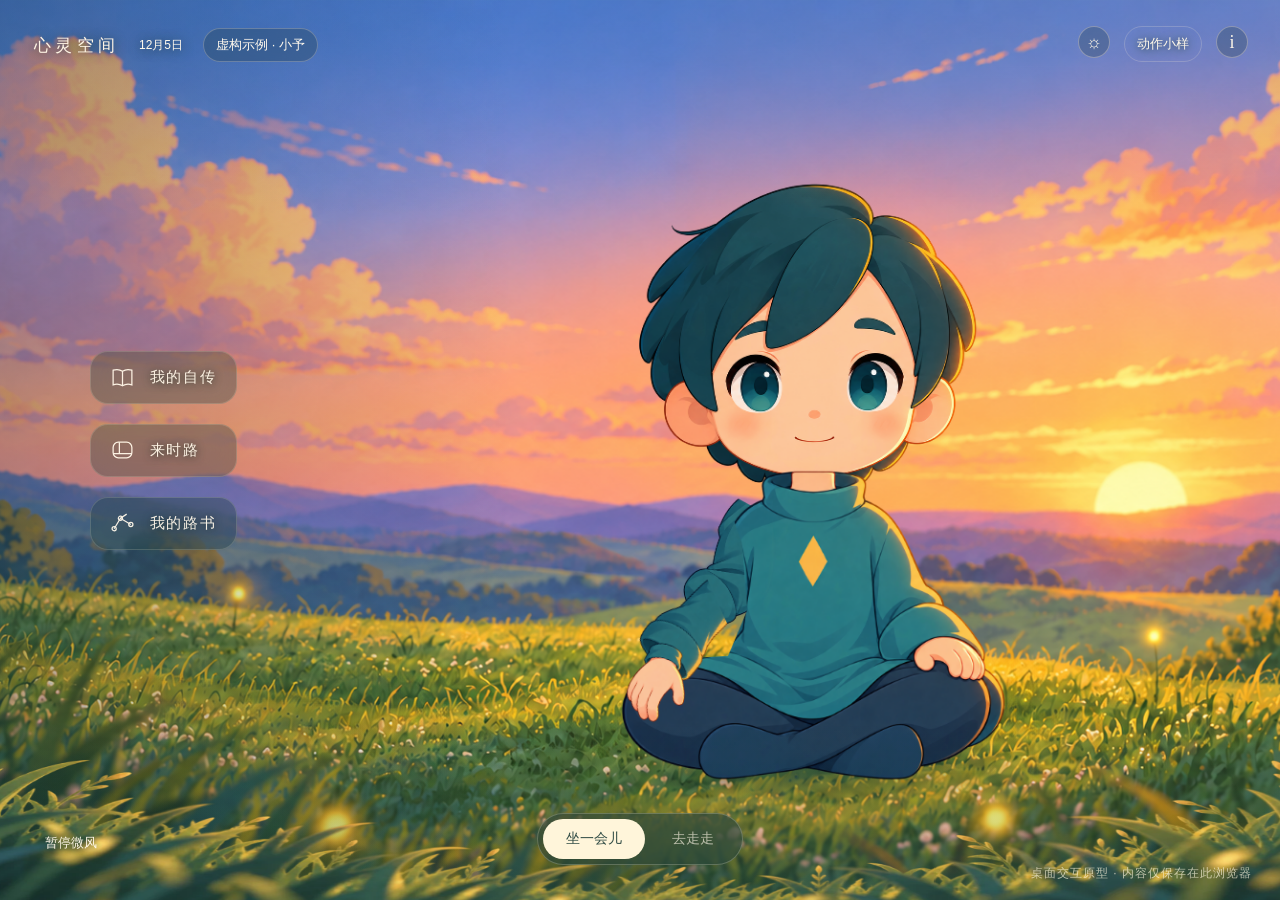
<file: index.html>
<!doctype html><html lang="zh-CN"><head><meta charset="utf-8"><meta name="viewport" content="width=device-width,initial-scale=1"><title>心灵空间 · 在这里，慢慢成为自己</title><meta name="description" content="一个属于自己的内在空间。交谈留下自传，窗边回看来路，星图望向未来。"><link rel="icon" href="favicon.svg"><link rel="stylesheet" href="inner-home.css"><link rel="stylesheet" href="inner-parts.css"><link rel="stylesheet" href="meadow.css"><script type="importmap">{"imports":{"three":"./vendor/three/three.module.js"}}</script></head><body class="meadow-home">
<main id="sanctuary" hidden><img class="sanctuary-art" src="assets/inner/sanctuary.webp" alt="暮光照进一处柔和的私人心灵空间"><div class="shade"></div><div id="furniture" hidden></div><button id="inner-self" aria-label="看看另一个自己"><img id="self-resting" src="assets/inner/self-resting.webp" alt="安静坐着的另一个自己"><img id="self-open" src="assets/inner/self-open.webp" alt="舒展站立的同一个自己"><span id="self-name"></span></button><div id="memory-objects"></div><div class="self-whisper"><p id="whisper"></p><button id="whisper-source">这句话从哪里来</button></div><section id="inner-parts" aria-label="一段经历中的内在角色">
<div class="scene-intro"><span>一段经历 · 虚构演示</span><h1>想说的话，终于有了位置。</h1><p id="scene-line"></p></div>
<div id="parts-cast"><button class="part part-soft" data-part="0"><span class="part-art"><img src="assets/inner/ensemble.webp" alt="披着柔软蓝紫外衣的小小角色"></span><span class="part-name">想被接住的我</span></button><button class="part part-bold" data-part="1"><span class="part-art"><img src="assets/inner/ensemble.webp" alt="抱着折纸护盾的暖色小角色"></span><span class="part-name">想争取的我</span></button><button class="part part-free" data-part="2"><span class="part-art"><img src="assets/inner/ensemble.webp" alt="托着微光的自在小角色"></span><span class="part-name">能安心的我</span></button></div>
<button id="inner-voice" aria-label="听见这个内在要求"><span class="voice-label">一个要求自己的声音</span><span id="voice-words"></span></button>
<div id="part-detail" hidden><button id="part-detail-close" aria-label="收起角色说明">×</button><small id="part-kind"></small><p id="part-words"></p><span id="part-behavior"></span></div>
<div class="coordination"><p id="coordination-line"></p><button id="coordinate-action"></button><button id="scene-evidence">这来自哪段经历？</button></div>
<div class="scene-stages" aria-label="回看这段经历"><button data-stage="0">那一次，没说出口</button><span></span><button data-stage="1">开始试着表达</button><span></span><button data-stage="2">这一次，留在对话里</button></div>
</section><div id="unsynced-space" hidden><p>这里先留一点空白。</p><small>外部对话还没有接入，空间不会替你编造内在角色。</small><button id="show-scene-demo">看看一段虚构场景</button></div></main>
<section role="main" id="meadow" aria-label="属于自己的草坪空间">
<div id="front-view"><img class="meadow-backdrop" src="assets/meadow/seated-upright-integrated.webp" alt="另一个自己坐在晚霞下的草坪右侧，前景是柔软的草"><div class="front-shade"></div><canvas id="seated-motion" width="1672" height="941" hidden aria-label="点脸会侧头微笑，点手会挥手"></canvas><div id="seated-person"><button id="touch-face" aria-label="轻轻点一下脸，笑一笑" title="点一下脸"></button><button id="touch-hand-left" aria-label="轻轻点一下手，挥挥手" title="点一下手"></button><button id="touch-hand-right" aria-label="轻轻点一下手，挥挥手" title="点一下手"></button></div><img class="foreground-grass" src="assets/meadow/grass-foreground.webp" alt="" aria-hidden="true"></div>
<div id="walk-view" hidden><div id="walk-world" tabindex="0" role="group" aria-label="草坪活动空间。点击草坪移动，或使用方向键。树洞可用按钮前往。"><img class="walk-ground" loading="lazy" src="assets/meadow/overhead-ground.webp" alt="斜俯视的开放草坪，左上方有一棵带树洞的大树"><img class="walk-foreground" src="assets/meadow/grass-foreground.webp" alt="" aria-hidden="true"><button id="tree-place" aria-label="走到树洞旁"><span>树洞</span></button><span id="walk-target" hidden aria-hidden="true"></span><div id="walker" aria-hidden="true"><canvas id="walker-canvas" width="400" height="520"></canvas></div></div></div>
</section><div class="view-switch" role="group" aria-label="观看空间的方式"><button id="front-mode" aria-pressed="true">坐一会儿</button><button id="walk-mode" aria-pressed="false">去走走</button></div><p id="meadow-hint" role="status"></p><button id="wind-toggle" aria-pressed="false">暂停微风</button>
<dialog id="tree-dialog" aria-labelledby="tree-title"><button id="tree-close" aria-label="回到草坪">×</button><small>树洞 · 场景入口演示</small><h2 id="tree-title">在这里，停一下。</h2><p>让经历留下的位置，慢慢长在这个空间里。</p><p class="tree-boundary">这里先连接已有的自传。树洞具体承载什么内容，还可以一起决定。</p><button id="tree-book">翻开我的自传</button></dialog>
<header><span class="brand">心灵空间</span><span id="today"></span><button id="mode" title="切换示例档案与自己的空白空间"></button></header><div class="top-corner"><button id="light" aria-label="切换暮色与夜色" title="灯光">☼</button><a href="motion-lab.html" class="styles-link">动作小样</a><button id="about-open" aria-label="原型说明" title="原型说明">i</button></div>
<div id="moment-picker"><button data-moment="then">那时</button><span></span><button data-moment="now" class="active">此刻</button><span></span><button data-moment="toward">向往</button></div><p id="moment-caption"></p>
<nav class="quiet-dock" aria-label="空间里的物件"><button data-open="book" aria-label="翻开我的自传"><svg viewBox="0 0 24 24"><path d="M12 6c-3-2-6-2-9-1v14c3-1 6-1 9 1 3-2 6-2 9-1V5c-3-1-6-1-9 1Zm0 0v14"/></svg><span>我的自传</span></button><button data-open="journey" aria-label="到窗边回看来时路"><svg viewBox="0 0 24 24"><rect x="3" y="4" width="18" height="15" rx="5"/><path d="M3 15h18M9 4v11"/></svg><span>来时路</span></button><button data-open="map" aria-label="展开我的路书"><svg viewBox="0 0 24 24"><path d="m4 17 6-10 10 6M10 7l6-4"/><circle cx="4" cy="17" r="2"/><circle cx="10" cy="7" r="2"/><circle cx="20" cy="13" r="2"/></svg><span>我的路书</span></button><button hidden id="decorate" aria-label="布置属于自己的空间" aria-pressed="false"><svg viewBox="0 0 24 24"><path d="M5 12V7a3 3 0 0 1 3-3h8a3 3 0 0 1 3 3v5M4 12h16v7H4Zm2 7v3m12-3v3"/></svg><span>布置空间</span></button></nav>
<section id="conversation" hidden><button id="chat-handle" aria-expanded="false"><span class="breath-dot"></span><span>想说点什么，就说吧。</span><span class="handle-mark">⌃</span></button><div id="chat-room" hidden><div class="chat-heading"><span>和空间聊一会儿</span><small>本地交互演示 · 未接真实 AI</small></div><div id="messages" aria-live="polite"></div><div id="conversation-examples"><button data-prompt="idea">聊聊今天的一小步</button><button data-prompt="future">说一个未来的想法</button><button data-prompt="pause">今天只想坐一会儿</button></div><form id="chat-form"><label class="sr" for="chat-input">想对空间说的话</label><textarea id="chat-input" rows="2" maxlength="1200" placeholder="不用先整理好，也不用填写一份表格。"></textarea><button type="submit" aria-label="发送这段话">送出</button></form><p class="chat-boundary">示例话题展示自动整理的效果；自由输入先保留原话，可在自传中纠正或收起。</p></div></section>
<aside id="decor-tray" hidden><span>挪到你喜欢的地方</span><button data-add="chair">添一把椅子</button><button data-add="plant">添一盆绿意</button><button id="decor-done">布置好了</button><small>拖动物件 · 方向键微调 · 仅演示，不扣费</small></aside><div id="object-controls" hidden><button id="object-flip" aria-label="调转物件朝向">↔</button><button id="object-less" aria-label="缩小物件">−</button><button id="object-more" aria-label="放大物件">＋</button><button id="object-store">收起</button></div>
<div id="notice" role="status"></div><footer>桌面交互原型 · 内容仅保存在此浏览器</footer>
<dialog id="viewer"><button id="return-home" aria-label="合上，回到我的空间">‹ <span>回到我的空间</span></button><div id="view-content"></div><aside id="source-panel" hidden><button id="source-close" aria-label="收起这段记录">×</button><div id="source-content"></div></aside></dialog><script src="inner-home.js"></script><script src="seated-rig.js"></script><script src="meadow-seated.js" defer></script><script src="meadow-navigation.js"></script><script type="module" src="grounded-walker.js"></script><script src="meadow.js" defer></script><dialog id="scene-reader"><button id="scene-reader-close" aria-label="回到场景">合上</button><div id="scene-reading"></div></dialog></body></html>
</file>
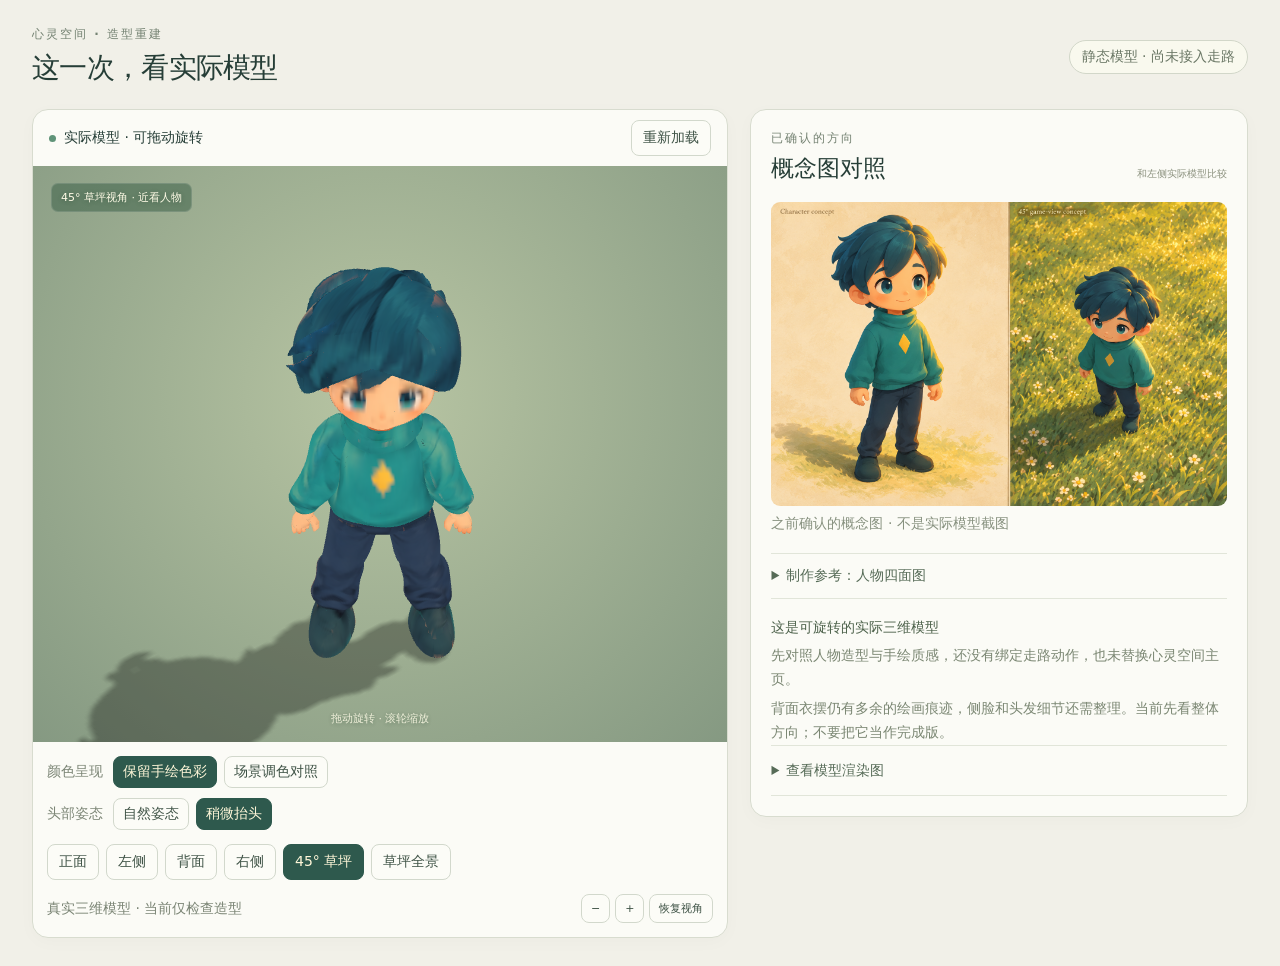
<file: character-proof/index.html>
<!doctype html>
<html lang="zh-CN">
<head>
<meta charset="utf-8"><meta name="viewport" content="width=device-width,initial-scale=1">
<title>心灵空间 · 人物造型对照</title>
<link rel="icon" href="data:,"><link rel="stylesheet" href="./preview.css">
<script type="importmap">{"imports":{"three":"../vendor/three/three.module.js"}}</script>
</head>
<body>
<header><div><p class="eyebrow">心灵空间 · 造型重建</p><h1>这一次，看实际模型</h1></div><span class="badge">静态模型 · 尚未接入走路</span></header>
<main>
<section class="model-panel" aria-label="Interactive 3D character preview">
<div class="panel-heading"><div><span class="dot" id="status-dot"></span><span id="status" role="status" aria-live="polite">正在加载模型…</span></div><button id="reload" type="button">重新加载</button></div>
<div id="viewport" tabindex="0" aria-label="3D character. Drag to rotate, scroll or pinch to zoom. Arrow keys rotate, plus and minus zoom, Home resets.">
<div id="world"><img id="meadow-background" src="./assets/overhead-ground.webp" alt=""><div id="stage"></div><img id="meadow-foreground" src="./assets/grass-foreground.webp" alt=""></div>
<div id="loading"><span class="spinner"></span><p id="loading-message">正在准备人物…</p></div>
<div class="view-label" id="view-label">45° 草坪视角</div><div class="orbit-hint">拖动旋转 · 滚轮缩放</div>
</div>
<div class="paint-mode"><span>颜色呈现</span><button id="paint-faithful" aria-pressed="true">保留手绘色彩</button><button id="runtime-aces" aria-pressed="false">场景调色对照</button></div>
<div class="head-pose"><span id="head-pose-label">头部姿态</span><button id="head-neutral" aria-pressed="false" disabled>自然姿态</button><button id="head-lookup" aria-pressed="true" disabled>稍微抬头</button></div>
<nav class="views" aria-label="Camera views"><button data-view="front">正面</button><button data-view="left">左侧</button><button data-view="back">背面</button><button data-view="right">右侧</button><button data-view="meadow" aria-pressed="true">45° 草坪</button><button data-view="full">草坪全景</button></nav>
<footer class="model-footer"><span id="model-stats">模型准备中</span><div><button id="zoom-out" aria-label="Zoom out">−</button><button id="zoom-in" aria-label="Zoom in">+</button><button id="reset">恢复视角</button></div></footer>
</section>
<aside class="reference-panel"><div class="reference-heading"><div><p class="eyebrow">已确认的方向</p><h2>概念图对照</h2></div><span>和左侧实际模型比较</span></div><a href="./assets/approved-concept.png" target="_blank" rel="noopener" aria-label="Open approved concept at full resolution"><img class="concept" src="./assets/approved-concept.png" alt="Approved painted concept: teal-haired character in a teal sweater, dark trousers and meadow game view"></a><p class="reference-caption">之前确认的概念图 · 不是实际模型截图</p><details><summary>制作参考：人物四面图</summary><a href="./assets/painted-turnaround.png" target="_blank" rel="noopener"><img src="./assets/painted-turnaround.png" alt="Production sheet showing front, left, back and right painted views"></a></details><div class="lighting-note"><strong>这是可旋转的实际三维模型</strong><p>先对照人物造型与手绘质感，还没有绑定走路动作，也未替换心灵空间主页。</p><p>背面衣摆仍有多余的绘画痕迹，侧脸和头发细节还需整理。当前先看整体方向；不要把它当作完成版。</p><details><summary>查看模型渲染图</summary><img src="./assets/render-preview.png" alt="实际模型的离线渲染预览，非浏览器截图"></details></div></aside>
</main>
<script type="module" src="./preview.js"></script>
</body></html>
</file>
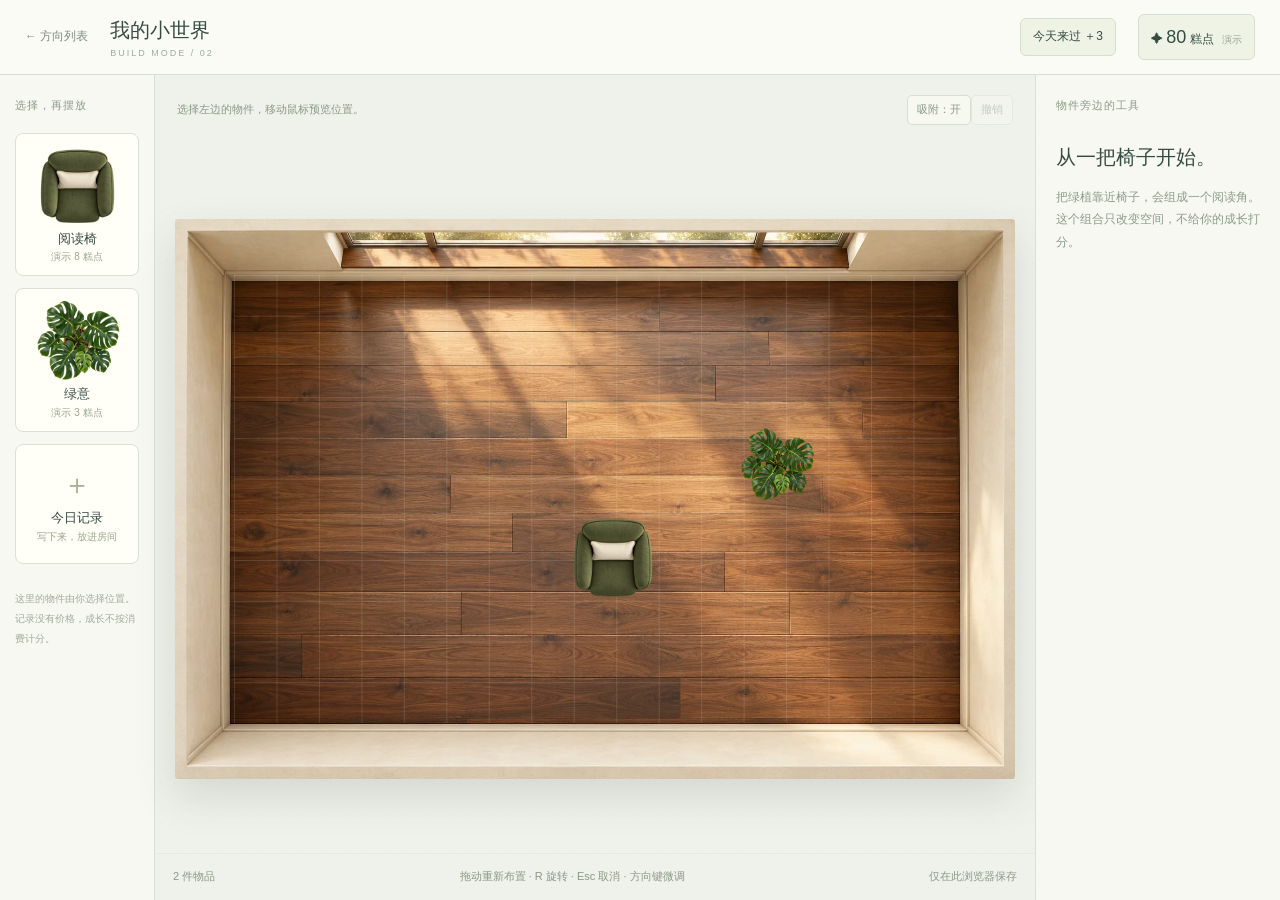
<file: builder.html>
<!doctype html><html lang="zh-CN"><head><meta charset="utf-8"><meta name="viewport" content="width=device-width,initial-scale=1"><title>02 造出来 · 心灵空间</title><link rel="icon" href="favicon.svg"><link rel="stylesheet" href="builder.css"></head><body><header><a href="index.html">← 方向列表</a><h1>我的小世界 <span>BUILD MODE / 02</span></h1><button id="builder-checkin">今天来过 ＋3</button><button id="budget-toggle">✦ <b id="builder-balance">80</b> 糕点 <span>演示</span></button></header><main><aside class="catalog"><div class="catalog-title">选择，再摆放</div><button class="catalog-item" data-kind="chair"><img src="assets/build-chair.webp" alt="俯视阅读椅"><b>阅读椅</b><small>演示 8 糕点</small></button><button class="catalog-item" data-kind="plant"><img src="assets/build-plant.webp" alt="俯视植物"><b>绿意</b><small>演示 3 糕点</small></button><button class="catalog-item record" data-kind="note"><span>＋</span><b>今日记录</b><small>写下来，放进房间</small></button><div class="catalog-foot">这里的物件由你选择位置。<br>记录没有价格，成长不按消费计分。</div></aside><section class="build-workspace"><div class="canvas-top"><span id="build-status">选择左边的物件，移动鼠标预览位置。</span><div><button id="builder-grid">吸附：开</button><button id="builder-undo" disabled>撤销</button></div></div><div class="floor-wrap"><div id="build-floor" tabindex="0" aria-label="布置画布，选择物件后用方向键移动预览，Enter 放置"><img class="floor" src="assets/build-room.webp" alt="俯视房间平面"><div class="build-grid"></div><div id="build-items"></div><div id="ghost" hidden></div><div id="corner-label" hidden>✦ 一个人的阅读角</div></div></div><div class="canvas-bottom"><span id="builder-count">0 件物品</span><span>拖动重新布置 · R 旋转 · Esc 取消 · 方向键微调</span><span id="builder-save">仅在此浏览器保存</span></div></section><aside class="inspector"><div class="inspector-title">物件旁边的工具</div><div id="inspect-content"><h2>从一把椅子开始。</h2><p>把绿植靠近椅子，会组成一个阅读角。这个组合只改变空间，不给你的成长打分。</p></div><div class="budget-sheet" id="budget-sheet" hidden><h2>造一个家的小账本</h2><div id="build-ledger"></div><p>所有价格与余额均为演示。真实系统需在服务端检查物品归属、余额与请求幂等。</p></div></aside></main><script src="world-core.js"></script><script src="builder.js"></script></body></html>
</file>
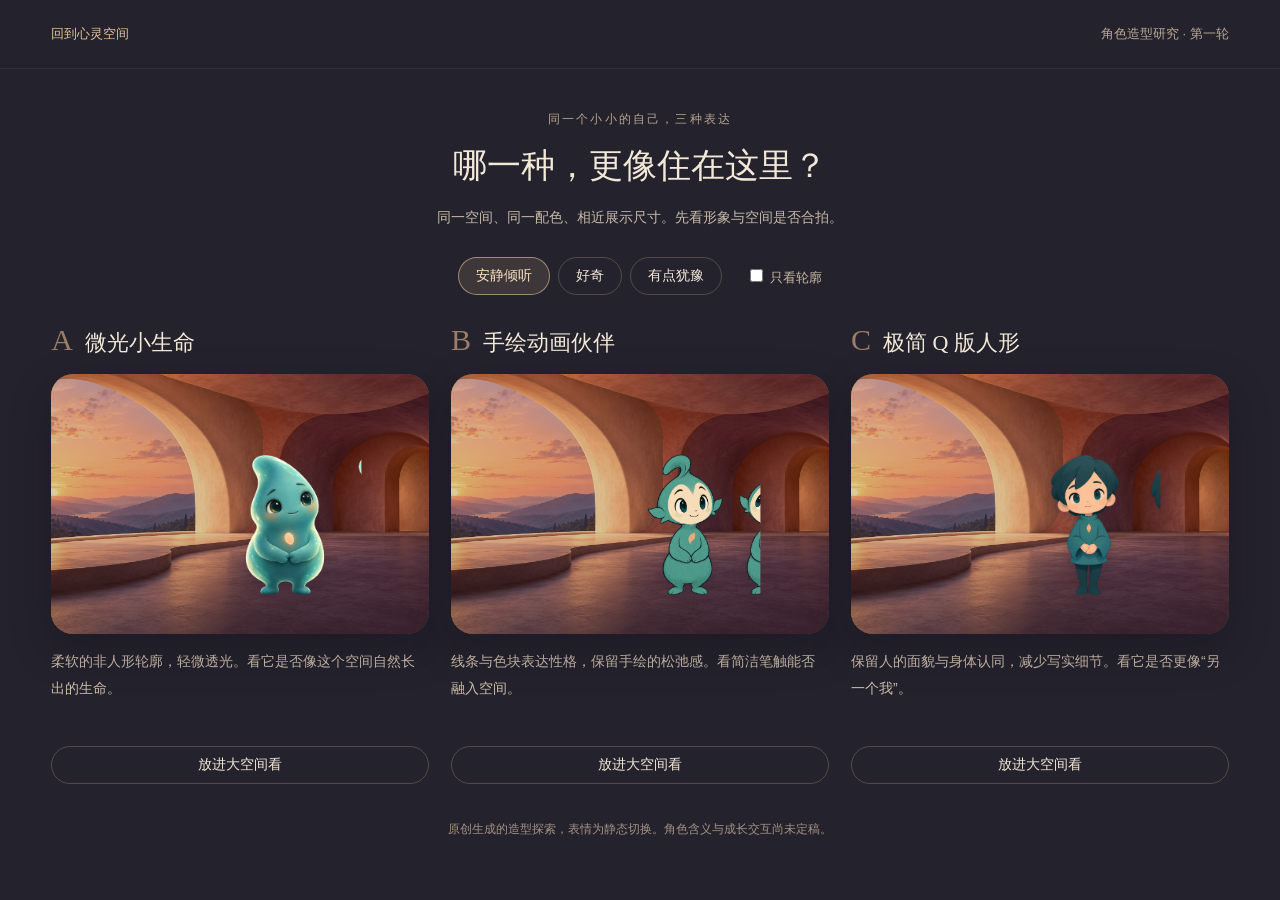
<file: character-styles.html>
<!doctype html><html lang="zh-CN"><head><meta charset="utf-8"><meta name="viewport" content="width=device-width,initial-scale=1"><title>三种角色造型 · 心灵空间</title><link rel="icon" href="favicon.svg"><link rel="stylesheet" href="character-styles.css"></head><body><header><a href="./">回到心灵空间</a><span>角色造型研究 · 第一轮</span></header><main><section class="intro"><p class="eyebrow">同一个小小的自己，三种表达</p><h1>哪一种，更像住在这里？</h1><p>同一空间、同一配色、相近展示尺寸。先看形象与空间是否合拍。</p></section><div class="controls"><div role="group" aria-label="同步切换三个角色的表情"><button data-expression="0" aria-pressed="true">安静倾听</button><button data-expression="1" aria-pressed="false">好奇</button><button data-expression="2" aria-pressed="false">有点犹豫</button></div><label><input type="checkbox" id="silhouette"> 只看轮廓</label></div><section id="comparisons" aria-label="三种造型并排比较"></section><p class="footnote">原创生成的造型探索，表情为静态切换。角色含义与成长交互尚未定稿。</p></main><dialog id="large-view"><button id="close-view">合上</button><div id="large-content"></div><div class="large-switch"><button data-large="0">微光小生命</button><button data-large="1">手绘动画伙伴</button><button data-large="2">极简 Q 版人形</button></div><div class="large-expressions"><button data-expression="0">安静倾听</button><button data-expression="1">好奇</button><button data-expression="2">有点犹豫</button></div></dialog><script src="character-styles.js"></script></body></html>
</file>
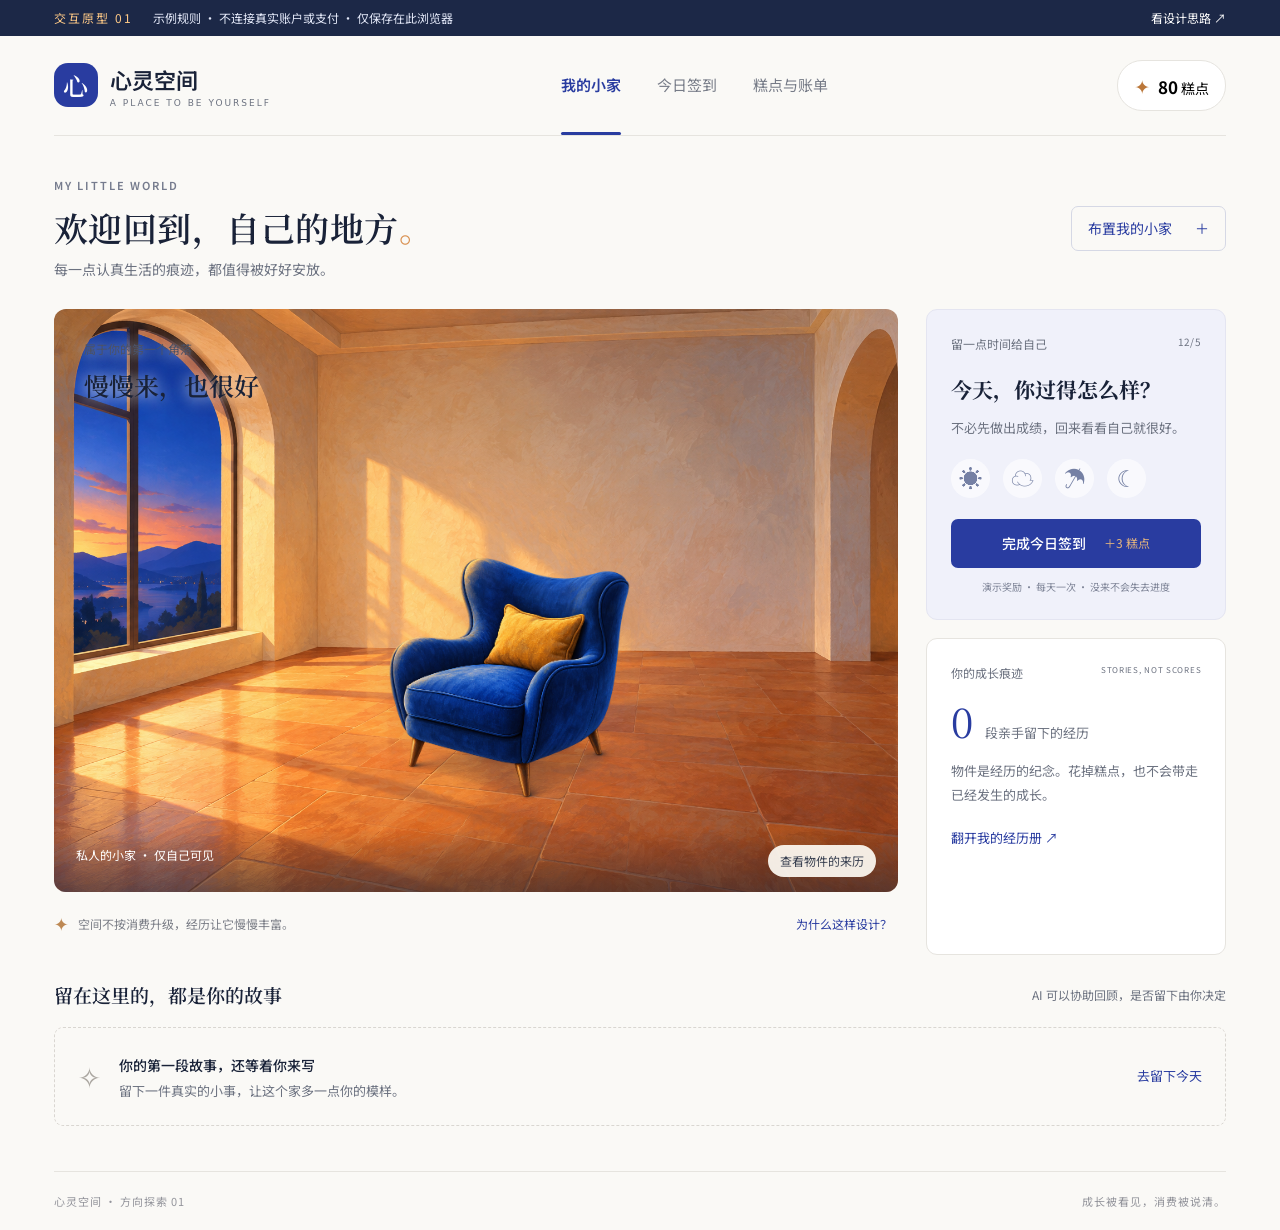
<file: classic.html>
<!doctype html><html lang="zh-CN"><head><meta charset="utf-8"><meta name="viewport" content="width=device-width,initial-scale=1"><meta name="theme-color" content="#243aa0"><title>心灵空间 · 回到自己</title><meta name="description" content="一个属于自己的小家。体验签到、经历纪念物、空间布置与透明的糕点账单。"><link rel="icon" href="favicon.svg"><link rel="stylesheet" href="style.css"></head><body>
<div class="prototype"><span>交互原型 01</span><span>示例规则 · 不连接真实账户或支付 · 仅保存在此浏览器</span><button id="open-design">看设计思路 ↗</button></div>
<header><a class="brand" href="#space" aria-label="心灵空间首页"><span class="brand-icon">心</span><span>心灵空间<small>A PLACE TO BE YOURSELF</small></span></a><nav aria-label="主导航"><button data-view="space" class="active">我的小家</button><button data-view="checkin">今日签到</button><button data-view="wallet">糕点与账单</button></nav><button class="balance-pill" data-view="wallet"><span>✦</span> <b id="nav-balance">80</b> 糕点</button></header>
<main>
<section id="view-space" class="view active">
<div class="page-title"><div><div class="eyebrow">MY LITTLE WORLD</div><h1>欢迎回到，自己的地方<span class="dot">。</span></h1><p>每一点认真生活的痕迹，都值得被好好安放。</p></div><button class="secondary" id="decorate">布置我的小家 <span>＋</span></button></div>
<div class="home-grid"><div class="room-wrap"><div class="room" id="room"><img class="room-background" src="assets/room.png" alt="黄昏光线落进一个安静的小房间"><div class="room-caption"><span class="tiny-label">属于你的第一个角落</span><h2 id="room-name">慢慢来，也很好</h2></div><button id="chair-object" class="room-object chair" aria-label="查看阅读椅"><img src="assets/chair.png" alt="蓝色阅读椅"></button><button id="plant-object" class="room-object plant hidden" aria-label="查看新叶的来历"><img src="assets/plant.png" alt="一盆代表个人经历的新叶植物"></button><div class="room-footer"><span>私人的小家 · 仅自己可见</span><button id="room-memory">查看物件的来历</button></div></div>
<div class="room-under"><div><span class="small-star">✦</span><span>空间不按消费升级，经历让它慢慢丰富。</span></div><button id="open-notes">为什么这样设计？</button></div></div>
<aside class="side-column"><article class="daily-card"><div class="overline"><span>留一点时间给自己</span><span id="date-label"></span></div><h2 id="daily-heading">今天，你过得怎么样？</h2><p id="daily-copy">不必先做出成绩，回来看看自己就很好。</p><div class="mood-preview"><span>☀</span><span>☁</span><span>☂</span><span>☾</span></div><button class="primary wide" data-view="checkin" id="daily-button">完成今日签到 <span>＋3 糕点</span></button><small>演示奖励 · 每天一次 · 没来不会失去进度</small></article>
<article class="memory-card"><div class="overline"><span>你的成长痕迹</span><span>STORIES, NOT SCORES</span></div><div class="memory-stats"><strong id="memory-count">0</strong><span>段亲手留下的经历</span></div><p>物件是经历的纪念。花掉糕点，也不会带走已经发生的成长。</p><button class="text-link" id="show-memories">翻开我的经历册 ↗</button></article></aside></div>
<div class="section-heading"><h2>留在这里的，都是你的故事</h2><span>AI 可以协助回顾，是否留下由你决定</span></div><div id="memory-list" class="memory-list"></div>
</section>
<section id="view-checkin" class="view"><div class="page-title"><div><div class="eyebrow">A MOMENT FOR YOURSELF</div><h1>今天，也来见见自己。</h1><p>一分钟就好。无需连续打卡，也不需要每天都积极。</p></div><span class="outline-tag" id="checkin-status">今日还未签到</span></div>
<div class="checkin-grid"><form id="checkin-form" class="paper-card"><div class="step-label"><span>01</span> 此刻的状态</div><h2>你现在感觉怎么样？</h2><div class="mood-options" role="group" aria-label="选择心情"><button type="button" data-mood="晴朗" aria-pressed="false"><i>☀</i>晴朗</button><button type="button" data-mood="平静" aria-pressed="true" class="selected"><i>☁</i>平静</button><button type="button" data-mood="有点累" aria-pressed="false"><i>☾</i>有点累</button><button type="button" data-mood="有些低落" aria-pressed="false"><i>☂</i>有些低落</button></div><div class="form-divider"></div><div class="step-label"><span>02</span> 记下一点生活 <em>选填</em></div><label for="reflection">今天，有什么想留给以后的自己？</label><textarea id="reflection" maxlength="200" rows="4" placeholder="例如：今天终于把拖了很久的第一版发出去了。虽然不完美，但我开始了。"></textarea><div class="input-footer"><span>一件小事，也值得被记住</span><span id="char-count">0 / 200</span></div><label class="check-label"><input type="checkbox" id="keep-memory" checked><span>把这段经历留在我的空间里<small>内容由你确认，不自动写入高老师的长期记忆</small></span></label><div class="reward-preview"><span class="reward-mark">✦</span><div><b>回来看看自己，领取 3 糕点</b><small>首次留下经历，还能得到纪念物「新叶」</small></div><span class="demo-label">演示假设</span></div><button class="primary wide" type="submit" id="submit-checkin">收好今天，完成签到</button></form>
<aside class="checkin-side"><div class="quote-card"><div class="eyebrow">NOT A STREAK. A STORY.</div><h2>你不需要<br>每天都闪闪发光。</h2><p>累的时候，停一停也算数。<br>这个空间会记得你来过，<br>不会因为你缺席而惩罚你。</p><div class="week" aria-label="本周签到示意"><span>一<i></i></span><span>二<i></i></span><span>三<i></i></span><span>四<i></i></span><span>五<i></i></span><span>六<i></i></span><span>日<i></i></span></div><small>仅标记本次演示中实际完成的日期</small></div><article class="rule-note"><b>签到与成长，各有自己的意义</b><p>签到是一次轻轻的问候。经历由你主动记录；成长不由积分、情绪好坏或聊天次数评判。</p></article></aside></div></section>
<section id="view-wallet" class="view"><div class="page-title"><div><div class="eyebrow">CLEAR COSTS, PEACE OF MIND</div><h1>每一份糕点，都有去处。</h1><p>先看清，再使用。失败的请求不会消耗你的糕点。</p></div><button class="secondary" id="billing-rules">计费方案说明 ↗</button></div>
<div class="wallet-grid"><div class="wallet-card"><div class="overline"><span>可用糕点</span><span>✦ GAODIAN</span></div><div class="big-balance"><span id="available-balance">80</span><small>糕点</small></div><div class="wallet-metrics"><div><span>预留中</span><b id="held-balance">0</b></div><div><span>本次累计获得</span><b id="earned-balance">80</b></div><div><span>本次累计消费</span><b id="spent-balance">0</b></div></div><p>随权益赠送或活动获得，不单独售卖，不兑换现金。<br>本页全部为演示余额，没有真实充值或扣费。</p></div>
<article class="sim-card"><div class="overline"><span>试一试：一次 AI 请求怎样计费</span><span class="demo-label">模拟</span></div><div class="channel-options" role="group" aria-label="请求方式"><button data-channel="text" class="selected" aria-pressed="true"><b>文字对话</b><small>预留 2 · 结算 2</small></button><button data-channel="voice" aria-pressed="false"><b>语音对话</b><small>预留 8 · 结算 6</small></button></div><div class="sim-outcomes"><label><input type="radio" name="outcome" value="success" checked>正常完成</label><label><input type="radio" name="outcome" value="failure">模拟服务失败</label></div><div class="billing-flow"><span id="flow-reserve">1 预留</span><span id="flow-service">2 服务</span><span id="flow-settle">3 结算 / 退回</span></div><button class="primary wide" id="simulate">确认预留 2 糕点并模拟</button><p class="sim-status" id="sim-status" role="status">演示单价，未定案。一次请求只结算一次。</p></article></div>
<div class="section-heading"><h2>糕点明细</h2><div class="ledger-filters" role="group" aria-label="明细筛选"><button data-filter="all" class="active">全部</button><button data-filter="in">获得</button><button data-filter="out">消费</button></div></div><div id="ledger" class="ledger"></div><div class="wallet-bottom"><p>生产方案先采集真实用量与成本，再决定赠送预算和价格。金额变化由服务端账本确认。</p><button id="test-empty">体验余额不足</button><button id="reset-demo">重置演示</button></div></section>
</main><footer><span>心灵空间 · 方向探索 01</span><span>成长被看见，消费被说清。</span></footer>
<dialog id="modal"><div class="modal-head"><span id="modal-kicker">心灵空间</span><button id="close-modal" aria-label="关闭">×</button></div><div id="modal-content"></div></dialog><div class="toast" id="toast" role="status" aria-live="polite"></div><script src="app.js"></script></body></html>
</file>
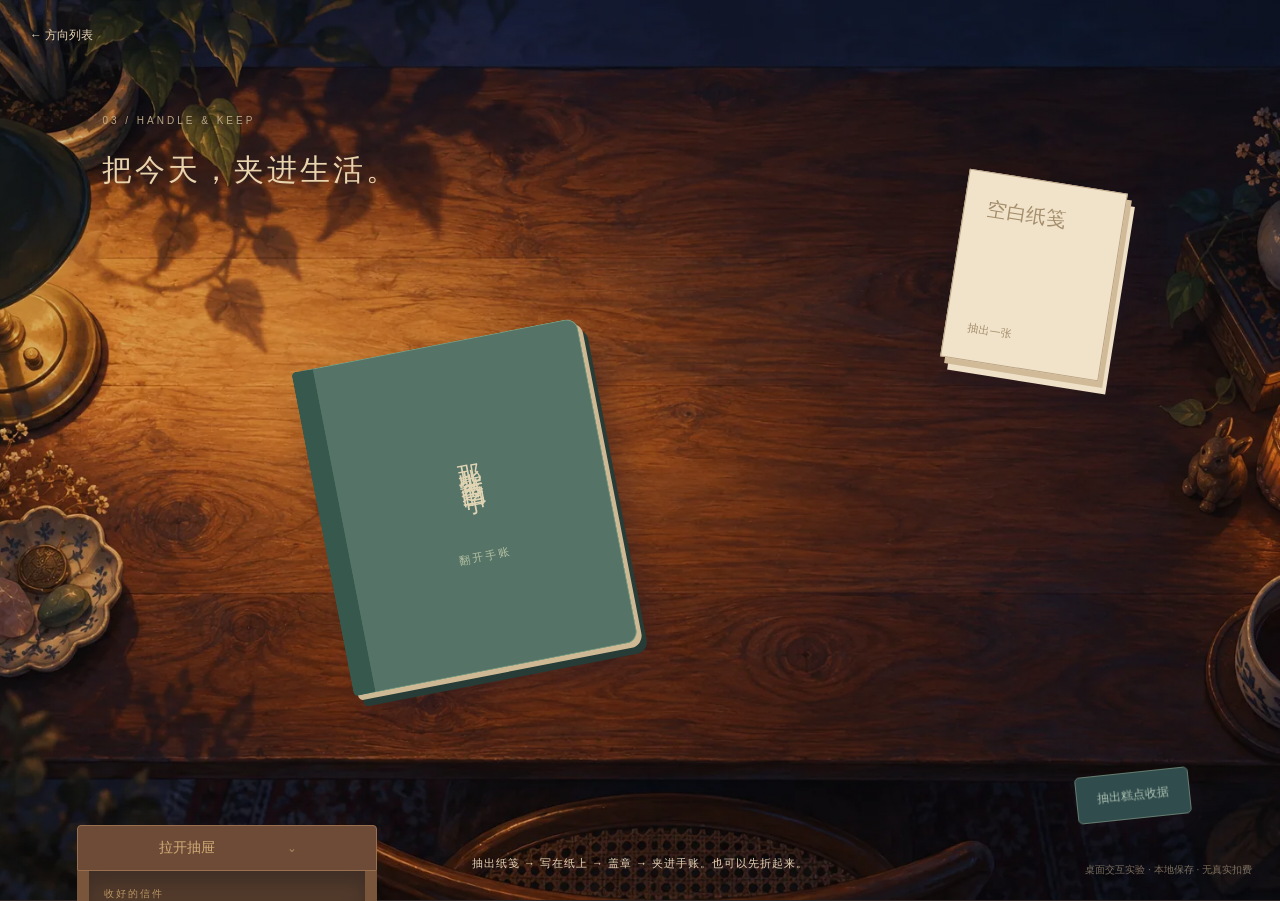
<file: desk.html>
<!doctype html><html lang="zh-CN"><head><meta charset="utf-8"><meta name="viewport" content="width=device-width,initial-scale=1"><title>03 拿起来 · 我的记忆桌</title><link rel="icon" href="favicon.svg"><link rel="stylesheet" href="desk.css"></head><body><div class="desk-scene"></div><a class="desk-back" href="index.html">← 方向列表</a><div class="desk-title"><span>03 / HANDLE & KEEP</span><h1>把今天，夹进生活。</h1></div>
<button id="paper-stack" aria-label="抽出一张空白纸"><span>空白纸笺</span><small>抽出一张</small></button>
<button id="closed-journal"><span>那些来过的日子</span><small>翻开手账</small></button>
<section id="open-journal" hidden><div class="journal-spread"><div class="journal-left"><span>THE DAYS I KEPT</span><h2>慢慢翻，<br>都是自己的日子。</h2><button id="close-journal">合上手账</button></div><article class="journal-page" id="journal-page"><div id="journal-entry"></div><div class="page-controls"><button id="previous-page">上一页</button><small id="page-count"></small><button id="next-page">下一页</button></div></article></div></section>
<section id="loose-paper" hidden aria-label="正在拿着的纸笺"><div class="paper-grip" id="paper-grip"><span>这张纸，拿在手里</span><small>拖动这里可以挪位置</small></div><div class="paper-open"><div class="paper-date" id="paper-date">还没盖日期章</div><textarea id="letter-text" maxlength="350" placeholder="想给以后的自己，留一句什么话？"></textarea><div id="date-stamp" hidden>今天<br>来过</div><div class="paper-actions"><button id="stamp-paper">盖今天的章</button><button id="fold-paper">先折起来</button><button id="tuck-paper">夹进手账</button></div><small id="paper-status">只在你选择收好时保存为一段经历</small></div><button class="folded-face" id="unfold-paper"><span>给以后的自己</span><small>展开这封信</small></button></section>
<div class="drawer-unit"><button id="drawer-handle">拉开抽屉 <span>⌄</span></button><div id="drawer-tray"><div class="drawer-label">收好的信件</div><div id="drawer-letters"></div><button id="close-drawer">推回抽屉</button></div></div>
<div class="receipt-pocket"><button id="pull-receipt">抽出糕点收据</button><section id="receipt" hidden><div class="receipt-head">GAODIAN<br><small>演示小账 · 非真实资产</small></div><div class="receipt-balance" id="receipt-balance"></div><div id="receipt-lines"></div><p>不单独售卖，不兑现现金<br>你的经历不会因消费而减少</p><button id="put-receipt">收回口袋</button></section></div><div class="desk-instruction" id="desk-instruction">抽出纸笺 → 写在纸上 → 盖章 → 夹进手账。也可以先折起来。</div><div class="desk-local">桌面交互实验 · 本地保存 · 无真实扣费</div><script src="world-core.js"></script><script src="desk.js"></script></body></html>
</file>
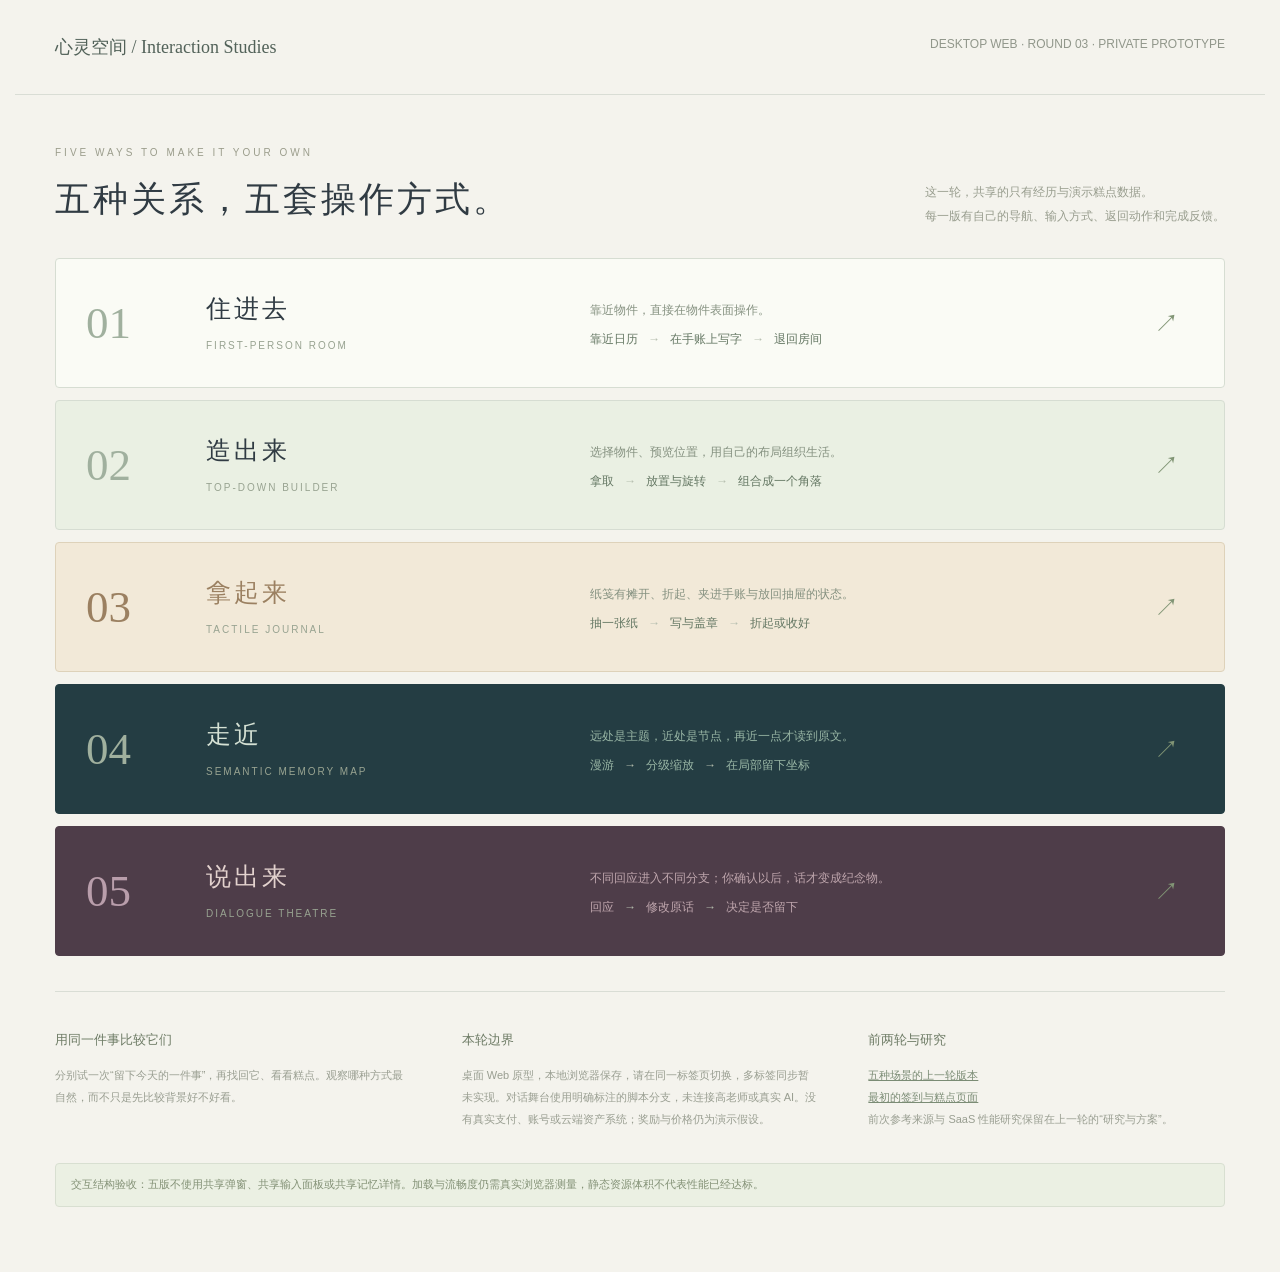
<file: explorations-v3.html>
<!doctype html><html lang="zh-CN"><head><meta charset="utf-8"><meta name="viewport" content="width=device-width,initial-scale=1"><title>心灵空间 · 五种真正不同的交互</title><link rel="icon" href="favicon.svg"><style>
*{box-sizing:border-box}body{margin:0;background:#f4f3ed;color:#303b43;font:14px/1.6 'PingFang SC',sans-serif}header{max-width:1250px;margin:auto;padding:35px 40px;display:flex;justify-content:space-between;border-bottom:1px solid #d9ddd5;font-size:12px;color:#91978b}header strong{font:18px 'Songti SC',serif;color:#526259;font-weight:400}main{max-width:1250px;margin:auto;padding:35px 40px 65px}.intro{display:flex;align-items:flex-end;justify-content:space-between;margin:10px 0 30px;gap:30px}.intro small{font-size:10px;letter-spacing:3px;color:#9b9d8c}.intro h1{font:35px/1.6 'Songti SC',serif;font-weight:400;letter-spacing:3px;margin:10px 0 0}.intro p{font-size:12px;color:#989d8e;margin:0;max-width:400px;line-height:2}.directions{display:flex;flex-direction:column;gap:12px}.direction{display:grid;grid-template-columns:95px 1fr 1.5fr 40px;gap:25px;align-items:center;min-height:130px;padding:20px 30px;border:1px solid #d6ddd2;border-radius:4px;color:inherit;text-decoration:none;background:#fafbf5;transition:transform .2s,box-shadow .2s}.direction:hover{transform:translateX(7px);box-shadow:-5px 0 #6c8374}.num{font:45px 'Songti SC',serif;color:#a0b09e;font-weight:400}.direction h2{font:25px 'Songti SC',serif;font-weight:400;letter-spacing:3px;margin:0 0 8px}.direction small{font-size:10px;letter-spacing:2px;color:#98a391}.direction p{font-size:12px;color:#859180;margin:0;line-height:2}.direction .journey{display:flex;gap:10px;align-items:center;font-size:12px;color:#647763;margin-top:8px;flex-wrap:wrap}.journey i{font-style:normal;color:#b4bdad}.arrow{font-size:25px;color:#819575}.direction:nth-child(2){background:#eaf0e3}.direction:nth-child(3){background:#f2e9d8;border-color:#ded2ba}.direction:nth-child(3) .num,.direction:nth-child(3) h2{color:#9b8061}.direction:nth-child(4){background:#243d43;color:#d5e1d4;border-color:#243d43}.direction:nth-child(4) p,.direction:nth-child(4) .journey{color:#99b6a5}.direction:nth-child(5){background:#4e3d49;color:#e3d2ce;border-color:#4e3d49}.direction:nth-child(5) p,.direction:nth-child(5) .journey{color:#bfa6ad}.direction:nth-child(5) .num{color:#b99eab}.common{display:flex;gap:50px;margin-top:35px;padding-top:25px;border-top:1px solid #d9ddd5}.common>div{flex:1}.common h3{font-size:13px;font-weight:500;color:#6d7b65}.common p{font-size:11px;color:#999e91;line-height:2}.common a{color:#7b8c75}.checkpoint{font-size:11px;border:1px solid #d8dfd1;padding:12px 15px;background:#ebf0e3;border-radius:4px;color:#839176;margin-top:22px}button{font:inherit}a:focus-visible{outline:2px solid #c09861;outline-offset:4px}@media(max-width:900px){main,header{padding-left:25px;padding-right:25px}.direction{grid-template-columns:55px 1fr 1fr 20px;padding:18px;gap:14px}.intro{align-items:flex-start;flex-direction:column}.intro h1{font-size:28px}.direction h2{font-size:21px}.common{gap:25px}}@media(max-width:650px){.direction{grid-template-columns:40px 1fr 20px}.direction>div:nth-child(3){grid-column:2;grid-row:2}.arrow{grid-column:3;grid-row:1}.common{flex-direction:column}}
</style></head><body><header><strong>心灵空间 / Interaction Studies</strong><span>DESKTOP WEB · ROUND 03 · PRIVATE PROTOTYPE</span></header><main><section class="intro"><div><small>FIVE WAYS TO MAKE IT YOUR OWN</small><h1>五种关系，五套操作方式。</h1></div><p>这一轮，共享的只有经历与演示糕点数据。<br>每一版有自己的导航、输入方式、返回动作和完成反馈。</p></section><section class="directions">
<a class="direction" href="room.html"><span class="num">01</span><div><h2>住进去</h2><small>FIRST-PERSON ROOM</small></div><div><p>靠近物件，直接在物件表面操作。</p><div class="journey">靠近日历 <i>→</i> 在手账上写字 <i>→</i> 退回房间</div></div><span class="arrow">↗</span></a>
<a class="direction" href="builder.html"><span class="num">02</span><div><h2>造出来</h2><small>TOP-DOWN BUILDER</small></div><div><p>选择物件、预览位置，用自己的布局组织生活。</p><div class="journey">拿取 <i>→</i> 放置与旋转 <i>→</i> 组合成一个角落</div></div><span class="arrow">↗</span></a>
<a class="direction" href="desk.html"><span class="num">03</span><div><h2>拿起来</h2><small>TACTILE JOURNAL</small></div><div><p>纸笺有摊开、折起、夹进手账与放回抽屉的状态。</p><div class="journey">抽一张纸 <i>→</i> 写与盖章 <i>→</i> 折起或收好</div></div><span class="arrow">↗</span></a>
<a class="direction" href="map.html"><span class="num">04</span><div><h2>走近</h2><small>SEMANTIC MEMORY MAP</small></div><div><p>远处是主题，近处是节点，再近一点才读到原文。</p><div class="journey">漫游 <i>→</i> 分级缩放 <i>→</i> 在局部留下坐标</div></div><span class="arrow">↗</span></a>
<a class="direction" href="theatre.html"><span class="num">05</span><div><h2>说出来</h2><small>DIALOGUE THEATRE</small></div><div><p>不同回应进入不同分支；你确认以后，话才变成纪念物。</p><div class="journey">回应 <i>→</i> 修改原话 <i>→</i> 决定是否留下</div></div><span class="arrow">↗</span></a></section>
<section class="common"><div><h3>用同一件事比较它们</h3><p>分别试一次“留下今天的一件事”，再找回它、看看糕点。观察哪种方式最自然，而不只是先比较背景好不好看。</p></div><div><h3>本轮边界</h3><p>桌面 Web 原型，本地浏览器保存，请在同一标签页切换，多标签同步暂未实现。对话舞台使用明确标注的脚本分支，未连接高老师或真实 AI。没有真实支付、账号或云端资产系统；奖励与价格仍为演示假设。</p></div><div><h3>前两轮与研究</h3><p><a href="scenes-v2.html">五种场景的上一轮版本</a><br><a href="classic.html">最初的签到与糕点页面</a><br>前次参考来源与 SaaS 性能研究保留在上一轮的“研究与方案”。</p></div></section><div class="checkpoint" id="validation">交互结构验收：五版不使用共享弹窗、共享输入面板或共享记忆详情。加载与流畅度仍需真实浏览器测量，静态资源体积不代表性能已经达标。</div></main></body></html>
</file>
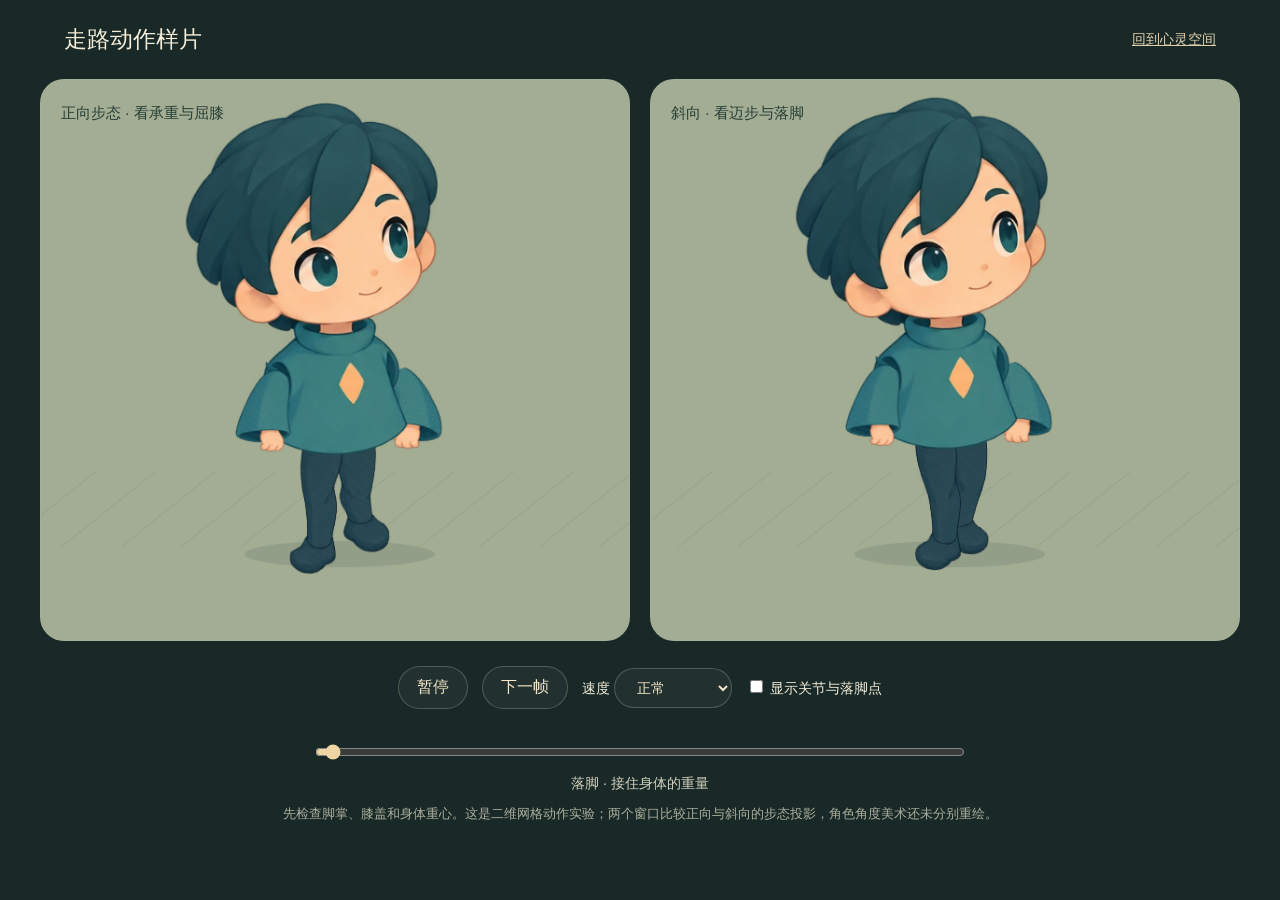
<file: gait-study.html>
<!doctype html><html lang="zh-CN"><head><meta charset="utf-8"><meta name="viewport" content="width=device-width,initial-scale=1"><title>心灵空间 · 走路动作样片</title><link rel="icon" href="favicon.svg"><style>*{box-sizing:border-box}body{margin:0;background:#192927;color:#f4edda;font-family:'PingFang SC',sans-serif}header{display:flex;justify-content:space-between;align-items:center;padding:24px 5vw}h1{font-size:23px;font-weight:500;margin:0}a{color:#dfceac;font-size:14px}main{width:min(1200px,94vw);margin:auto}.stages{display:grid;grid-template-columns:1fr 1fr;gap:20px}.stage{border:1px solid #c8d2b52b;border-radius:24px;overflow:hidden;background:#9da991;position:relative}.stage h2{position:absolute;top:12px;left:20px;font-size:15px;color:#263e35;font-weight:500}.stage canvas{width:100%;display:block;aspect-ratio:1.05}.controls{display:flex;justify-content:center;align-items:center;gap:14px;padding:25px;flex-wrap:wrap}button,select{font:inherit;color:#f1e6c9;background:#ffffff0a;border:1px solid #dcd6b640;border-radius:22px;padding:10px 18px;cursor:pointer}option{background:#21352c}label{font-size:14px}p{font-size:14px;line-height:1.9;color:#d1d1bc;text-align:center;margin:5px auto;max-width:750px}input[type=range]{display:block;width:min(650px,88%);margin:10px auto;accent-color:#edd6a4}.legend{font-size:13px;opacity:.8;padding-bottom:25px}@media(max-width:700px){.stages{grid-template-columns:1fr}h1{font-size:18px}}:focus-visible{outline:2px solid #fff1aa;outline-offset:4px}</style></head><body><header><h1>走路动作样片</h1><a href="index.html">回到心灵空间</a></header><main><div class="stages"><section class="stage"><h2>正向步态 · 看承重与屈膝</h2><canvas id="gait-front" width="630" height="600"></canvas></section><section class="stage"><h2>斜向 · 看迈步与落脚</h2><canvas id="gait-angle" width="630" height="600"></canvas></section></div><div class="controls"><button id="gait-play">暂停</button><button id="gait-step">下一帧</button><label>速度 <select id="gait-speed"><option value="1">正常</option><option value="0.4">慢放 0.4×</option></select></label><label><input id="gait-bones" type="checkbox"> 显示关节与落脚点</label></div><input id="gait-time" aria-label="逐帧查看一个步态周期" type="range" min="0" max="1000" value="0"><p id="gait-phase"></p><p class="legend">先检查脚掌、膝盖和身体重心。这是二维网格动作实验；两个窗口比较正向与斜向的步态投影，角色角度美术还未分别重绘。</p></main><script src="gait-mesh.js"></script><script src="gait-study.js"></script></body></html>
</file>
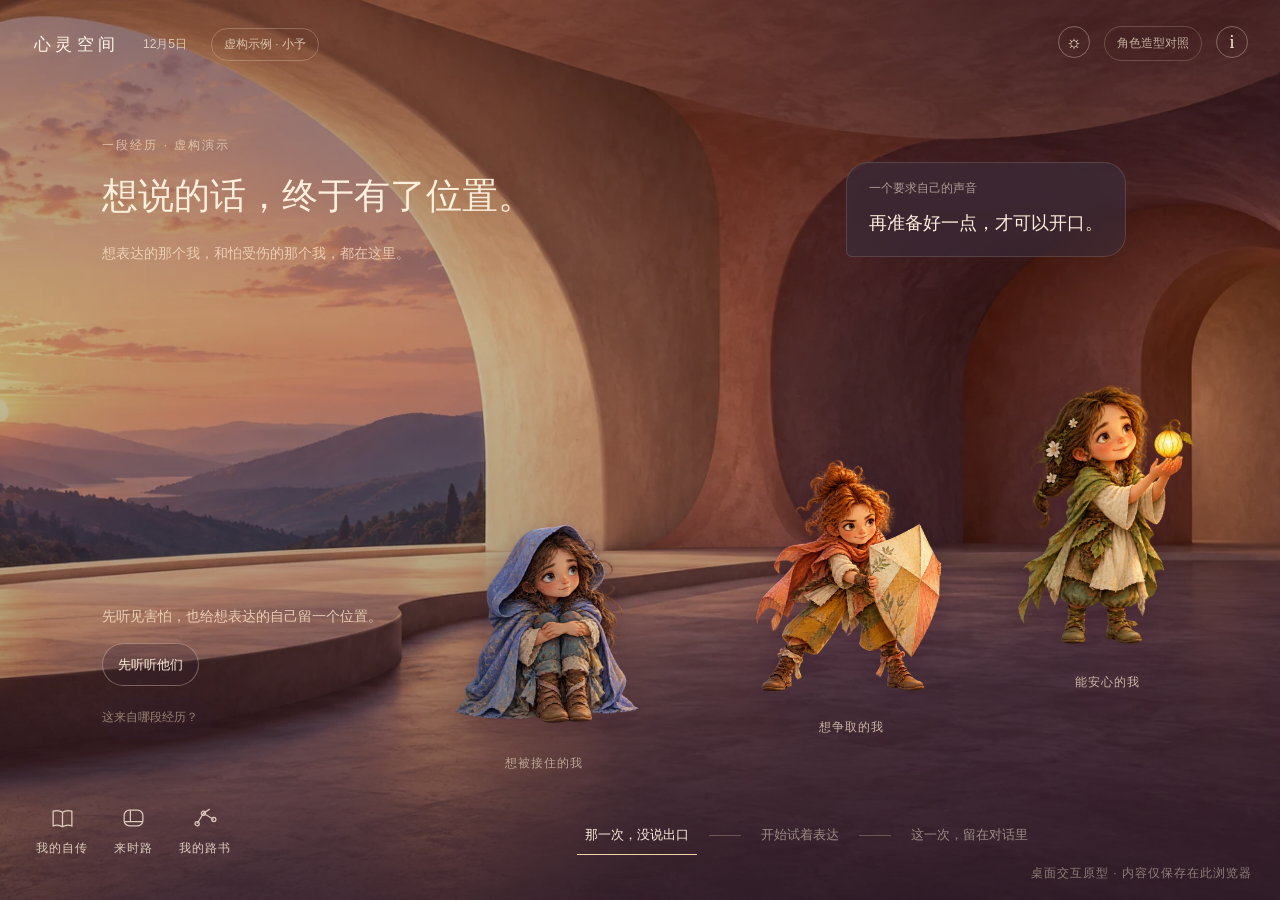
<file: inner-parts-exploration.html>
<!doctype html><html lang="zh-CN"><head><meta charset="utf-8"><meta name="viewport" content="width=device-width,initial-scale=1"><title>心灵空间 · 在这里，慢慢成为自己</title><meta name="description" content="一个属于自己的内在空间。交谈留下自传，窗边回看来路，星图望向未来。"><link rel="icon" href="favicon.svg"><link rel="stylesheet" href="inner-home.css"><link rel="stylesheet" href="inner-parts.css"></head><body>
<main id="sanctuary"><img class="sanctuary-art" src="assets/inner/sanctuary.webp" alt="暮光照进一处柔和的私人心灵空间"><div class="shade"></div><div id="furniture" hidden></div><button id="inner-self" aria-label="看看另一个自己"><img id="self-resting" src="assets/inner/self-resting.webp" alt="安静坐着的另一个自己"><img id="self-open" src="assets/inner/self-open.webp" alt="舒展站立的同一个自己"><span id="self-name"></span></button><div id="memory-objects"></div><div class="self-whisper"><p id="whisper"></p><button id="whisper-source">这句话从哪里来</button></div><section id="inner-parts" aria-label="一段经历中的内在角色">
<div class="scene-intro"><span>一段经历 · 虚构演示</span><h1>想说的话，终于有了位置。</h1><p id="scene-line"></p></div>
<div id="parts-cast"><button class="part part-soft" data-part="0"><span class="part-art"><img src="assets/inner/ensemble.webp" alt="披着柔软蓝紫外衣的小小角色"></span><span class="part-name">想被接住的我</span></button><button class="part part-bold" data-part="1"><span class="part-art"><img src="assets/inner/ensemble.webp" alt="抱着折纸护盾的暖色小角色"></span><span class="part-name">想争取的我</span></button><button class="part part-free" data-part="2"><span class="part-art"><img src="assets/inner/ensemble.webp" alt="托着微光的自在小角色"></span><span class="part-name">能安心的我</span></button></div>
<button id="inner-voice" aria-label="听见这个内在要求"><span class="voice-label">一个要求自己的声音</span><span id="voice-words"></span></button>
<div id="part-detail" hidden><button id="part-detail-close" aria-label="收起角色说明">×</button><small id="part-kind"></small><p id="part-words"></p><span id="part-behavior"></span></div>
<div class="coordination"><p id="coordination-line"></p><button id="coordinate-action"></button><button id="scene-evidence">这来自哪段经历？</button></div>
<div class="scene-stages" aria-label="回看这段经历"><button data-stage="0">那一次，没说出口</button><span></span><button data-stage="1">开始试着表达</button><span></span><button data-stage="2">这一次，留在对话里</button></div>
</section><div id="unsynced-space" hidden><p>这里先留一点空白。</p><small>外部对话还没有接入，空间不会替你编造内在角色。</small><button id="show-scene-demo">看看一段虚构场景</button></div></main>
<header><span class="brand">心灵空间</span><span id="today"></span><button id="mode" title="切换示例档案与自己的空白空间"></button></header><div class="top-corner"><button id="light" aria-label="切换暮色与夜色" title="灯光">☼</button><a href="character-styles.html" class="styles-link">角色造型对照</a><button id="about-open" aria-label="原型说明" title="原型说明">i</button></div>
<div id="moment-picker"><button data-moment="then">那时</button><span></span><button data-moment="now" class="active">此刻</button><span></span><button data-moment="toward">向往</button></div><p id="moment-caption"></p>
<nav class="quiet-dock" aria-label="空间里的物件"><button data-open="book" aria-label="翻开我的自传"><svg viewBox="0 0 24 24"><path d="M12 6c-3-2-6-2-9-1v14c3-1 6-1 9 1 3-2 6-2 9-1V5c-3-1-6-1-9 1Zm0 0v14"/></svg><span>我的自传</span></button><button data-open="journey" aria-label="到窗边回看来时路"><svg viewBox="0 0 24 24"><rect x="3" y="4" width="18" height="15" rx="5"/><path d="M3 15h18M9 4v11"/></svg><span>来时路</span></button><button data-open="map" aria-label="展开我的路书"><svg viewBox="0 0 24 24"><path d="m4 17 6-10 10 6M10 7l6-4"/><circle cx="4" cy="17" r="2"/><circle cx="10" cy="7" r="2"/><circle cx="20" cy="13" r="2"/></svg><span>我的路书</span></button><button hidden id="decorate" aria-label="布置属于自己的空间" aria-pressed="false"><svg viewBox="0 0 24 24"><path d="M5 12V7a3 3 0 0 1 3-3h8a3 3 0 0 1 3 3v5M4 12h16v7H4Zm2 7v3m12-3v3"/></svg><span>布置空间</span></button></nav>
<section id="conversation" hidden><button id="chat-handle" aria-expanded="false"><span class="breath-dot"></span><span>想说点什么，就说吧。</span><span class="handle-mark">⌃</span></button><div id="chat-room" hidden><div class="chat-heading"><span>和空间聊一会儿</span><small>本地交互演示 · 未接真实 AI</small></div><div id="messages" aria-live="polite"></div><div id="conversation-examples"><button data-prompt="idea">聊聊今天的一小步</button><button data-prompt="future">说一个未来的想法</button><button data-prompt="pause">今天只想坐一会儿</button></div><form id="chat-form"><label class="sr" for="chat-input">想对空间说的话</label><textarea id="chat-input" rows="2" maxlength="1200" placeholder="不用先整理好，也不用填写一份表格。"></textarea><button type="submit" aria-label="发送这段话">送出</button></form><p class="chat-boundary">示例话题展示自动整理的效果；自由输入先保留原话，可在自传中纠正或收起。</p></div></section>
<aside id="decor-tray" hidden><span>挪到你喜欢的地方</span><button data-add="chair">添一把椅子</button><button data-add="plant">添一盆绿意</button><button id="decor-done">布置好了</button><small>拖动物件 · 方向键微调 · 仅演示，不扣费</small></aside><div id="object-controls" hidden><button id="object-flip" aria-label="调转物件朝向">↔</button><button id="object-less" aria-label="缩小物件">−</button><button id="object-more" aria-label="放大物件">＋</button><button id="object-store">收起</button></div>
<div id="notice" role="status"></div><footer>桌面交互原型 · 内容仅保存在此浏览器</footer>
<dialog id="viewer"><button id="return-home" aria-label="合上，回到我的空间">‹ <span>回到我的空间</span></button><div id="view-content"></div><aside id="source-panel" hidden><button id="source-close" aria-label="收起这段记录">×</button><div id="source-content"></div></aside></dialog><script src="inner-home.js"></script><script src="inner-parts.js" defer></script><dialog id="scene-reader"><button id="scene-reader-close" aria-label="回到场景">合上</button><div id="scene-reading"></div></dialog></body></html>
</file>
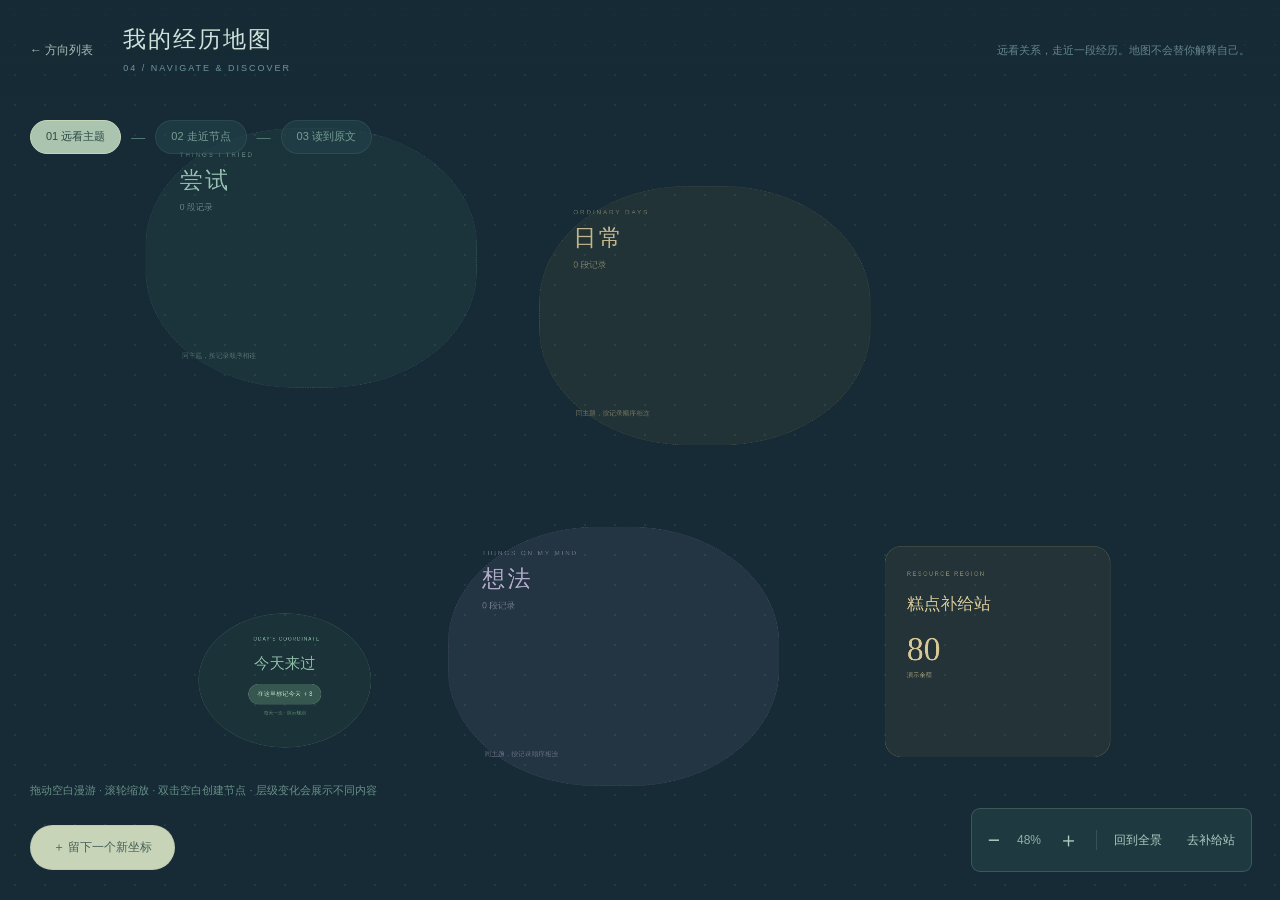
<file: map.html>
<!doctype html><html lang="zh-CN"><head><meta charset="utf-8"><meta name="viewport" content="width=device-width,initial-scale=1"><title>04 走近 · 经历地图</title><link rel="icon" href="favicon.svg"><link rel="stylesheet" href="map.css"></head><body><header><a href="index.html">← 方向列表</a><div><h1>我的经历地图</h1><span>04 / NAVIGATE & DISCOVER</span></div><p>远看关系，走近一段经历。地图不会替你解释自己。</p></header><div id="map-viewport"><div id="map-world"><svg id="map-lines" width="2500" height="1800" aria-hidden="true"></svg><div id="map-clusters"></div><div id="map-nodes"></div><section id="resource-zone"><button class="resource-head" id="go-resource"><small>RESOURCE REGION</small><h2>糕点补给站</h2><strong id="map-balance"></strong><span>演示余额</span></button><div class="resource-mid"><div><span>获得</span><b id="map-earned"></b></div><div><span>消费</span><b id="map-spent"></b></div></div><div id="resource-ledger"></div><p class="near-only">不单独售卖，不兑现现金。这里展示事实账目，不把花费等同于成长。</p></section><section id="arrival-zone"><small>TODAY'S COORDINATE</small><h2>今天来过</h2><button id="map-checkin">在这里标记今天 ＋3</button><p>每天一次 · 演示规则</p></section><section id="map-composer" hidden><div class="composer-head"><span>在这个位置留下经历</span><button id="cancel-node" aria-label="取消">×</button></div><form id="node-form"><label for="node-topic">由你选择它属于哪里</label><select id="node-topic"><option>尝试</option><option>日常</option><option>想法</option></select><textarea id="node-text" maxlength="250" required placeholder="写下一件发生过的事……"></textarea><button type="submit">把它种在这里</button></form></section></div></div><nav class="map-zoom"><button id="zoom-minus" aria-label="缩小">−</button><output id="zoom-number">48%</output><button id="zoom-plus" aria-label="放大">＋</button><i></i><button id="map-home">回到全景</button><button id="find-account">去补给站</button></nav><div class="semantic-steps"><button data-level="far" class="active">01 远看主题</button><span>—</span><button data-level="mid">02 走近节点</button><span>—</span><button data-level="near">03 读到原文</button></div><button class="add-node" id="new-node">＋ 留下一个新坐标</button><div class="map-instructions" id="map-instructions">拖动空白漫游 · 滚轮缩放 · 双击空白创建节点 · 层级变化会展示不同内容</div><script src="world-core.js"></script><script src="map.js"></script></body></html>
</file>
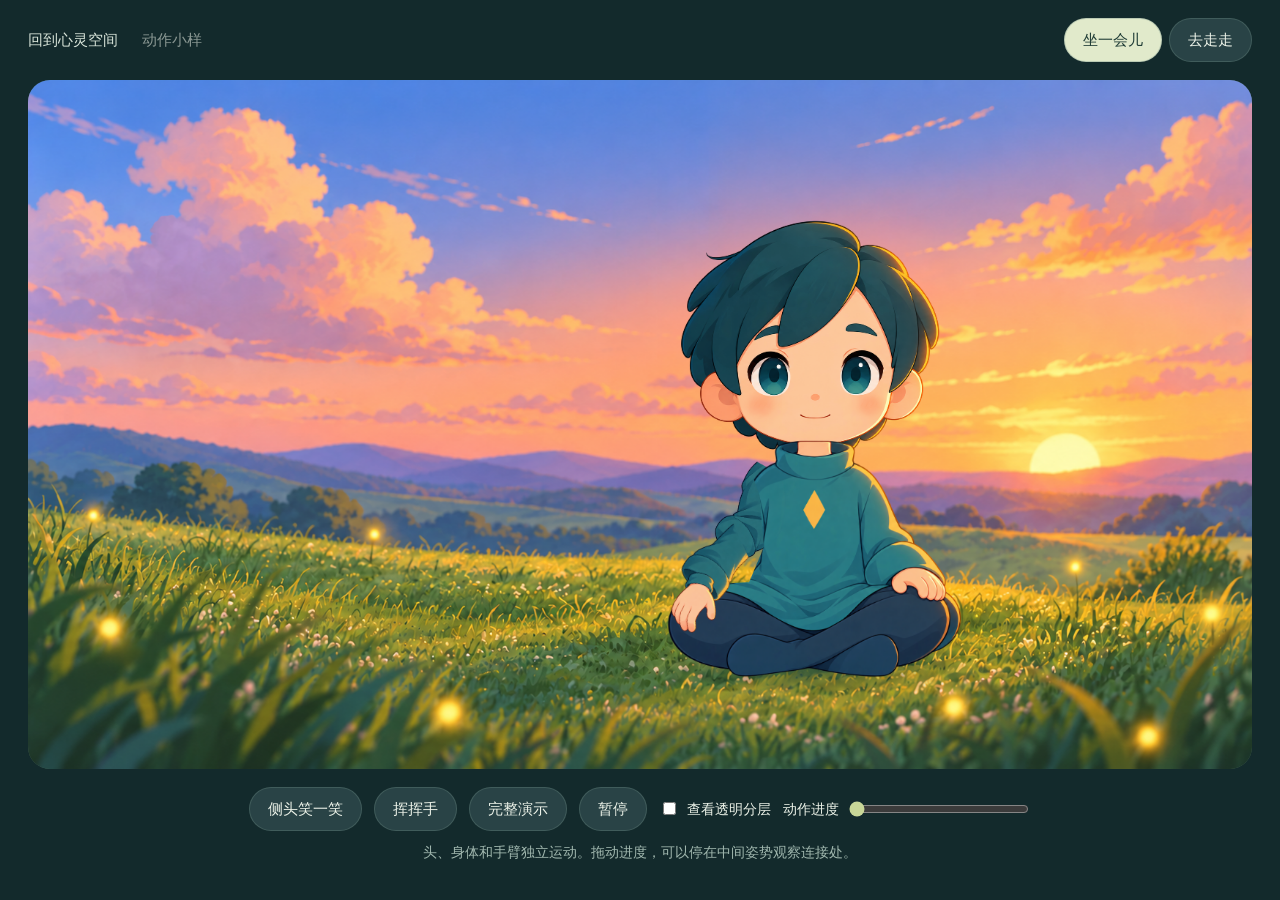
<file: motion-lab.html>
<!doctype html><html lang="zh-CN"><head><meta charset="utf-8"><meta name="viewport" content="width=device-width,initial-scale=1"><title>心灵空间 · 动作小样</title><link rel="icon" href="favicon.svg"><link rel="stylesheet" href="motion-lab.css"><script type="importmap">{"imports":{"three":"./vendor/three/three.module.js"}}</script></head><body>
<header><a href="./">回到心灵空间</a><span>动作小样</span><nav aria-label="选择样片"><button data-mode="seat" aria-pressed="true">坐一会儿</button><button data-mode="walk" aria-pressed="false">去走走</button></nav></header>
<main><section id="seat-panel"><div class="scene" id="seat-scene"><canvas id="seat-canvas" width="1672" height="941" aria-label="分层人物的侧头微笑与挥手动作"></canvas><p id="seat-status" role="status">正在准备人物…</p></div><div class="controls"><button id="smile">侧头笑一笑</button><button id="wave">挥挥手</button><button id="sequence">完整演示</button><button id="seat-pause" aria-pressed="false">暂停</button><label><input id="checker" type="checkbox"> 查看透明分层</label><label>动作进度 <input id="seat-time" type="range" min="0" max="10" step=".02" value="0"></label></div><p class="note">头、身体和手臂独立运动。拖动进度，可以停在中间姿势观察连接处。</p></section>
<section id="walk-panel" hidden><div class="scene" id="walk-scene"><div id="walk-stage"></div><video id="walk-video" poster="assets/motion-lab/walk-poster.png" controls playsinline preload="metadata" hidden></video><p id="walk-status" role="status">正在准备行走样片…</p><span class="scene-label">3D 动作样机 · 造型待确认</span></div><div class="controls"><button id="walk-replay">重新走一遍</button><button id="walk-pause" aria-pressed="false">暂停</button><label>速度 <select id="walk-speed"><option value="1">正常</option><option value="0.5">慢放</option></select></label><label><input id="ground-grid" type="checkbox" checked> 地面参照</label><label>动作进度 <input id="walk-time" type="range" min="0" max="1" step=".01" value="0"></label></div><p class="note">观察起步、支撑脚、转向和停步。本页先验证动作；主页暂未替换。</p></section></main>
<script src="seated-rig.js"></script><script src="motion-lab.js"></script><script type="module" src="motion-lab-3d.js"></script></body></html>
</file>
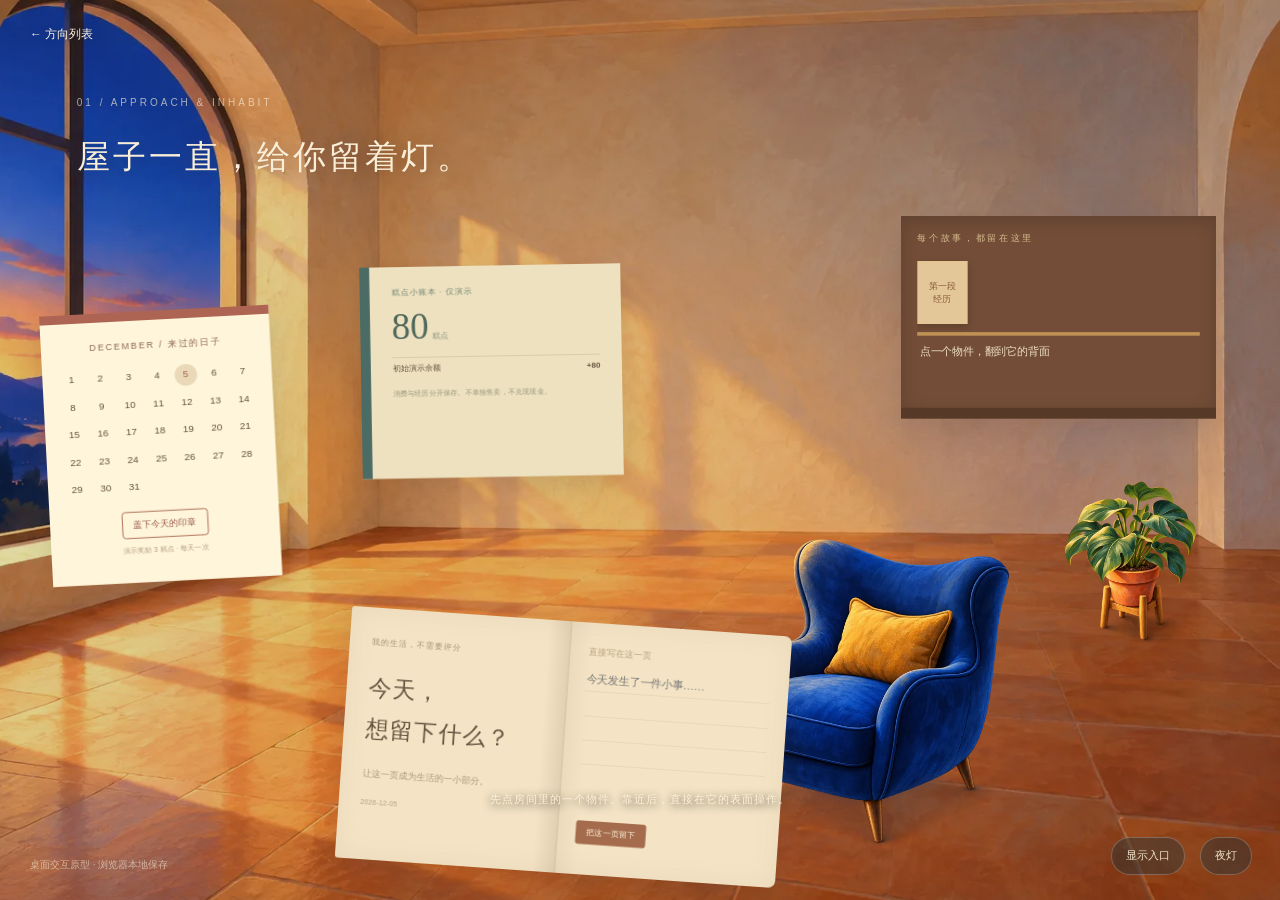
<file: room.html>
<!doctype html><html lang="zh-CN"><head><meta charset="utf-8"><meta name="viewport" content="width=device-width,initial-scale=1"><title>01 住进去 · 心灵空间</title><link rel="icon" href="favicon.svg"><link rel="stylesheet" href="room.css"></head><body><div id="room-view"><div id="room-world"><img class="architecture" src="assets/room.webp" alt="暖光里的私人房间"><img class="armchair" src="assets/chair.webp" alt="阅读椅"><img class="plant" src="assets/plant.webp" alt="窗边的绿植">
<section class="wall-calendar world-item" id="calendar" aria-label="墙上的签到日历"><button class="approach" data-focus="calendar">靠近墙上的日历 <span>↗</span></button><div class="surface"><div class="month">SEPTEMBER / 来过的日子</div><div id="calendar-days" class="calendar-days"></div><button id="stamp">盖下今天的印章</button><p id="stamp-info">演示奖励 3 糕点 · 每天一次</p></div></section>
<section class="writing-book world-item" id="book" aria-label="摊开的生活手账"><button class="approach" data-focus="book">坐下来，翻开手账 <span>↗</span></button><div class="book-spread surface"><div class="left-page"><span class="folio">我的生活，不需要评分</span><h2>今天，<br>想留下什么？</h2><p>让这一页成为生活的一小部分。</p><small id="book-date"></small></div><form class="right-page" id="room-form"><label for="room-text">直接写在这一页</label><textarea id="room-text" maxlength="300" placeholder="今天发生了一件小事……"></textarea><button type="submit">把这一页留下</button><span id="room-saved"></span></form></div></section>
<section class="memory-shelf world-item" id="shelf"><button class="approach" data-focus="shelf">走近我的经历架 <span>↗</span></button><div class="surface"><div class="shelf-label">每个故事，都留在这里</div><div id="keepsakes"></div><div class="shelf-reading" id="shelf-reading"><p>点一个物件，翻到它的背面</p></div></div></section>
<section class="account-ledger world-item" id="account"><button class="approach" data-focus="account">看看糕点小账本 <span>↗</span></button><div class="surface"><div class="account-label">糕点小账本 · 仅演示</div><strong id="room-balance"></strong><span>糕点</span><div id="room-ledger"></div><p>消费与经历分开保存。不单独售卖，不兑现现金。</p></div></section></div></div>
<a class="back-link" href="index.html">← 方向列表</a><div class="room-heading"><span>01 / APPROACH & INHABIT</span><h1>屋子一直，给你留着灯。</h1></div><button id="step-back" hidden>退回房间 <span>Esc</span></button><div class="room-corner"><button id="room-hints" aria-pressed="false">显示入口</button><button id="room-light">夜灯</button></div><p class="room-help" id="room-help">先点房间里的一个物件。靠近后，直接在它的表面操作。</p><div class="prototype-mark">桌面交互原型 · 浏览器本地保存</div><script src="world-core.js"></script><script src="room.js"></script></body></html>
</file>
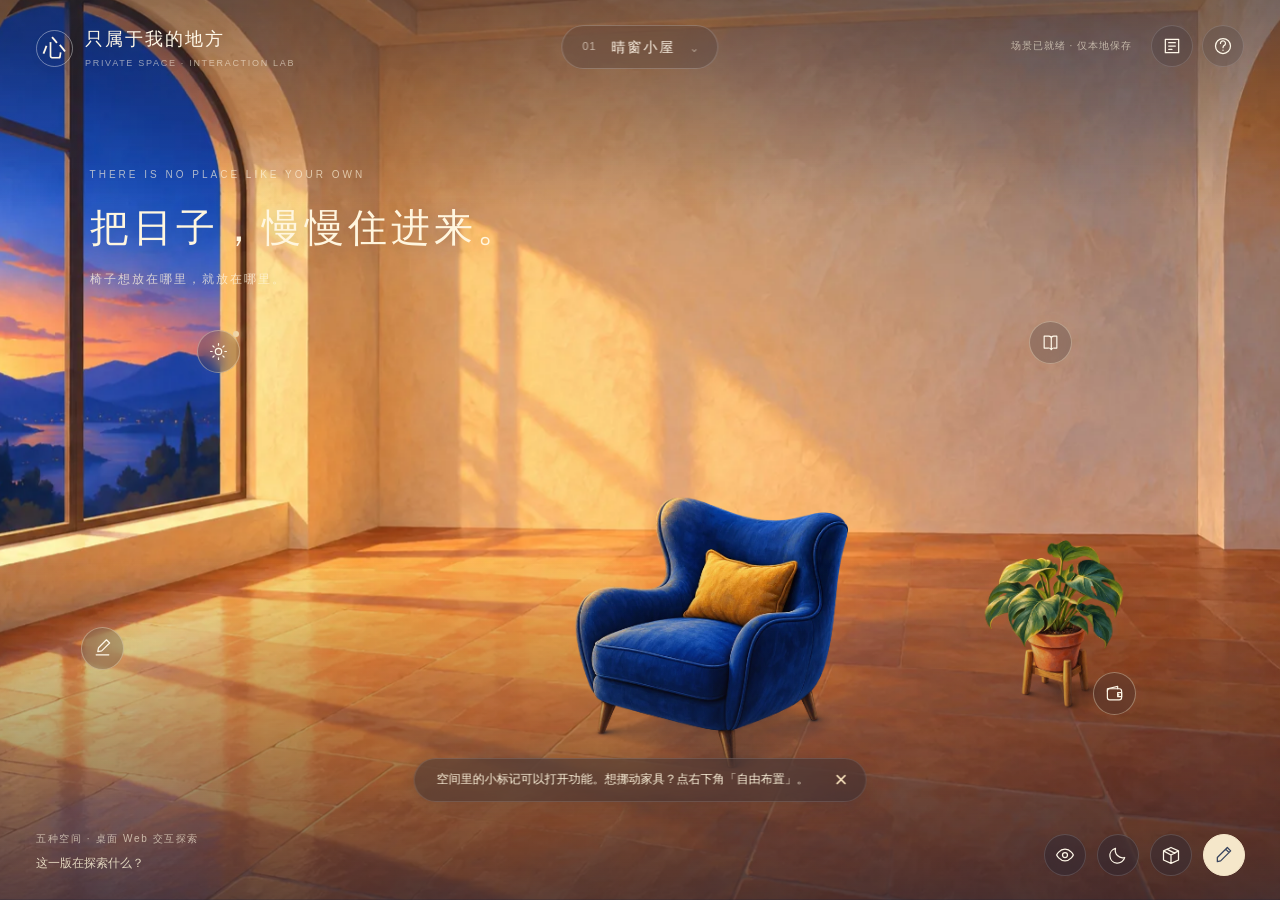
<file: scenes-v2.html>
<!doctype html><html lang="zh-CN"><head><meta charset="utf-8"><meta name="viewport" content="width=device-width,initial-scale=1"><meta name="theme-color" content="#272c40"><title>只属于我的地方 · 心灵空间交互探索</title><meta name="description" content="五个桌面 Web 沉浸式心灵空间实验：自由布置、温室种植、星图漫游、夜行回忆与桌面手账。"><link rel="icon" href="favicon.svg"><link rel="stylesheet" href="immersive.css"></head><body>
<div id="world" class="world" data-scene="home"><div id="scenery" class="scenery"><div id="stage" class="stage"></div></div><div class="vignette"></div><div class="light-overlay" id="light-overlay"></div></div>
<header class="skybar"><button class="wordmark" id="name-space" aria-label="给空间起个名字"><span class="mark">心</span><span id="space-name">只属于我的地方<small>PRIVATE SPACE · INTERACTION LAB</small></span></button><button id="choose-scene" class="scene-switch"><span id="scene-number">01</span><b id="scene-title">晴窗小屋</b><span class="chevron">⌄</span></button><div class="top-actions"><span class="saved" id="save-state">仅保存在此浏览器</span><button class="icon-btn" id="show-study" aria-label="研究与方案" data-tip="研究与方案"></button><button class="icon-btn" id="show-guide" aria-label="操作指南" data-tip="操作指南"></button></div></header>
<div class="scene-poem" id="scene-poem"><span id="scene-eyebrow">THERE IS NO PLACE LIKE YOUR OWN</span><h1 id="scene-heading">把日子，慢慢住进来。</h1><p id="scene-subtitle">这里的每一件东西，都可以有你的安排。</p></div>
<div id="hotspots" class="hotspots"></div><div id="scene-extras"></div>
<div class="editorbar hidden" id="editorbar"><span id="selected-label">先选一件物品</span><button id="move-click" class="tool" disabled>点选落点</button><button id="flip-object" class="tool" disabled>翻转</button><label class="size-control">大小<input type="range" id="object-size" min="0.6" max="1.4" step="0.05" value="1" disabled></label><button id="remove-object" class="tool" disabled>收进库存</button><span class="divider"></span><button id="undo" class="icon-btn" aria-label="撤销" disabled></button><button id="redo" class="icon-btn" aria-label="重做" disabled></button><button id="snap-toggle" class="tool">吸附：关</button><button id="finish-edit" class="finish">完成布置</button></div>
<div class="bottom-left"><span class="edition">五种空间 · 桌面 Web 交互探索</span><button id="scene-about">这一版在探索什么？</button></div><div id="dock" class="dock"><button class="icon-btn" id="toggle-hints" aria-label="显示空间入口名称" data-tip="发现空间入口"></button><button class="icon-btn" id="toggle-light" aria-label="切换夜灯" data-tip="调暗灯光"></button><button class="icon-btn" id="inventory" aria-label="打开物品箱" data-tip="我的物品箱"></button><button class="icon-btn edit-trigger" id="edit-space" aria-label="开始自由布置" data-tip="自由布置"></button></div>
<div class="entrance-hint" id="entrance-hint"><span>空间里的小标记可以打开功能。想挪动家具？点右下角「自由布置」。</span><button id="dismiss-hint" aria-label="关闭提示">×</button></div>
<div class="scene-picker hidden" id="scene-picker"><div class="picker-top"><span>五个入口，同一份属于你的生活</span><button id="close-picker" aria-label="关闭方向选择">×</button></div><div id="scene-options"></div><div class="picker-foot">不是五套配色：每一版都有不同的空间与操作方式。</div></div>
<dialog id="panel"><div class="panel-heading"><span id="panel-label">MY PRIVATE SPACE</span><button id="close-panel" aria-label="关闭面板">×</button></div><div id="panel-body"></div></dialog><div id="notice" role="status" aria-live="polite"></div><div class="small-screen-note">这一轮为桌面 Web 设计，建议在电脑上体验。手机交互将在方向确定后单独设计。</div><script src="immersive.js"></script></body></html>
</file>
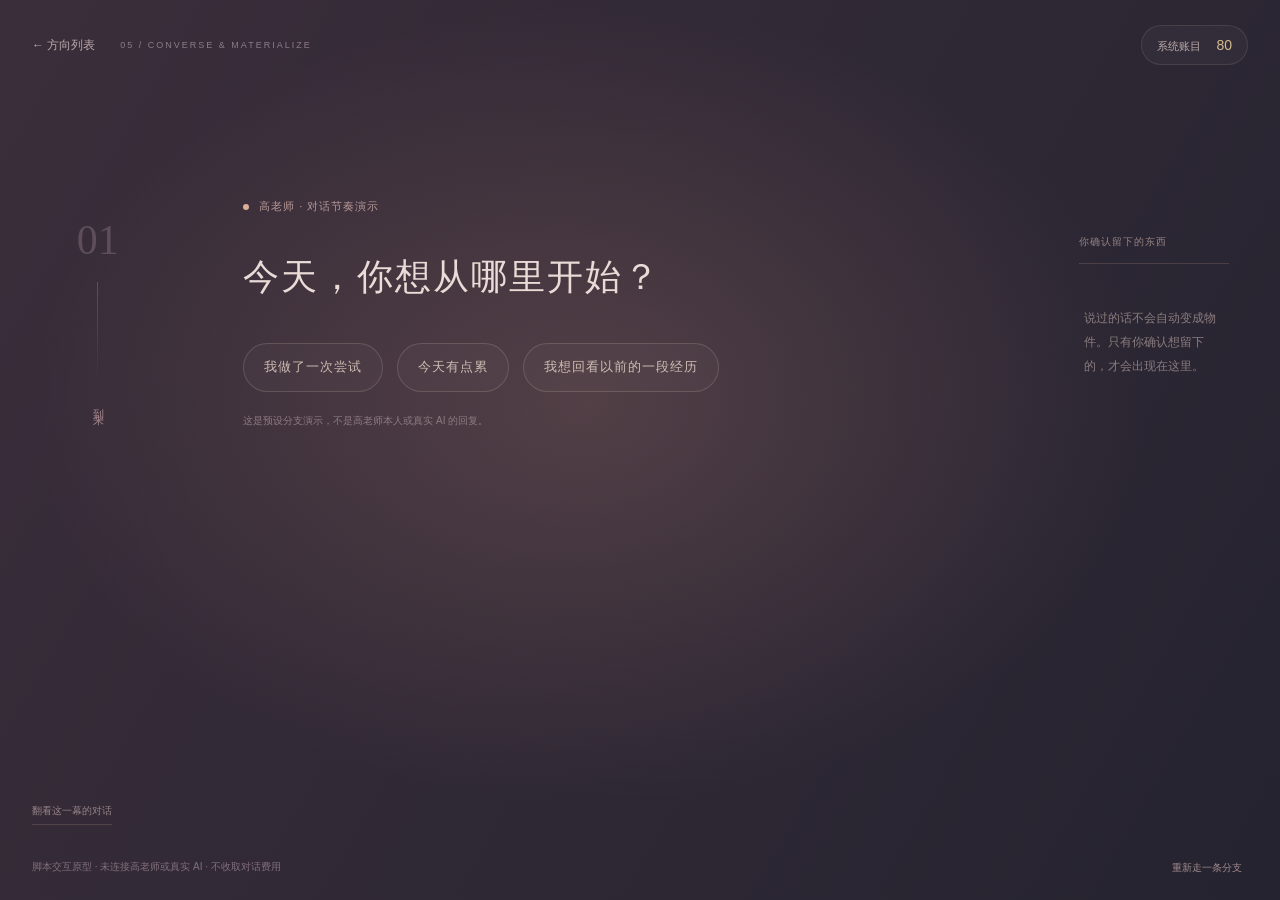
<file: theatre.html>
<!doctype html><html lang="zh-CN"><head><meta charset="utf-8"><meta name="viewport" content="width=device-width,initial-scale=1"><title>05 说出来 · 对话舞台</title><link rel="icon" href="favicon.svg"><link rel="stylesheet" href="theatre.css"></head><body><div class="stage-light"></div><header><a href="index.html">← 方向列表</a><span>05 / CONVERSE & MATERIALIZE</span><button id="system-aside">系统账目 <b id="theatre-balance"></b></button></header><div class="scene-count"><span id="act-number">01</span><i></i><small id="act-name">到来</small></div><main class="dialogue-stage"><div class="speaker"><i></i><span id="speaker-name">高老师 · 对话节奏演示</span></div><h1 id="spoken-line"></h1><div id="spoken-context"></div><div id="stage-controls"></div><div id="reply-note"></div></main><aside class="keepsake-stage"><div class="keepsake-title">你确认留下的东西</div><div id="theatre-keepsakes"></div></aside><div class="transcript-fold"><button id="open-transcript">翻看这一幕的对话</button><div id="transcript" hidden></div></div><div class="stage-footer"><span>脚本交互原型 · 未连接高老师或真实 AI · 不收取对话费用</span><button id="restart">重新走一条分支</button></div><script src="world-core.js"></script><script src="theatre.js"></script></body></html>
</file>
<file: inner-home.css>
:root{font-family:'PingFang SC','Microsoft YaHei',sans-serif;color:#fff0dd;background:#463137;font-synthesis:none}*{box-sizing:border-box}body{margin:0;overflow:hidden}button,textarea{font:inherit}button{cursor:pointer;color:inherit;border:0;background:none}button:focus-visible,textarea:focus-visible,input:focus-visible{outline:2px solid #ffd99c;outline-offset:5px}[hidden]{display:none!important}.sr{position:absolute;width:1px;height:1px;overflow:hidden;clip-path:inset(50%)}#sanctuary{position:fixed;inset:0;overflow:hidden;background:#7f4f50}.sanctuary-art{width:100%;height:100%;object-fit:cover;transition:filter 2s}.shade{position:absolute;inset:0;background:linear-gradient(180deg,#27151b36,transparent 35%,#321b2522 70%,#291724aa);pointer-events:none}.night .sanctuary-art{filter:brightness(.56) hue-rotate(330deg) saturate(.8)}header{position:fixed;top:28px;left:34px;display:flex;gap:24px;align-items:center;font-size:12px;color:#fff2deb5}.brand{font-family:serif;letter-spacing:.25em;font-size:17px;color:#fff5e5}header button{border:1px solid #ffedda40;border-radius:20px;padding:7px 12px;font-size:12px}.top-corner{position:fixed;right:32px;top:26px;display:flex;gap:14px}.top-corner button{width:32px;height:32px;border:1px solid #ffedda55;border-radius:50%;font-family:serif;font-size:18px}#inner-self{position:absolute;left:57%;top:35%;width:26vw;height:46vh;max-width:400px;filter:drop-shadow(0 18px 14px #46222740);transition:transform 1.2s;z-index:3}#inner-self img{position:absolute;inset:0;width:100%;height:100%;object-fit:contain;transition:opacity 1.5s}#self-open{opacity:0}.toward #self-open{opacity:1}.toward #self-resting{opacity:0}#self-name{position:absolute;bottom:-14px;left:0;right:0;letter-spacing:.3em;font-size:12px;opacity:.65}.self-whisper{position:absolute;left:12%;top:46%;max-width:29%;text-shadow:0 1px 15px #45232250}.self-whisper p{font-family:serif;font-size:clamp(20px,2.2vw,34px);line-height:1.9;font-weight:300;white-space:pre-line}.self-whisper button{font-size:12px;opacity:.65;padding:0;border-bottom:1px solid #fff1d64a;padding-bottom:5px}#moment-picker{position:fixed;right:44px;top:44%;display:flex;flex-direction:column;align-items:center;gap:10px}#moment-picker button{font-size:12px;opacity:.48;padding:7px 4px;writing-mode:vertical-rl;letter-spacing:5px}#moment-picker button.active{opacity:1}#moment-picker span{height:26px;width:1px;background:#ffedda45}#moment-caption{position:fixed;right:24px;bottom:126px;font-size:12px;max-width:180px;line-height:1.8;color:#fff0dbaa;text-align:right}.quiet-dock{position:fixed;left:30px;bottom:42px;display:flex;gap:20px;align-items:center}.quiet-dock button{display:grid;justify-items:center;gap:9px;opacity:.8;transition:opacity .3s,transform .3s}.quiet-dock button:hover{opacity:1;transform:translateY(-4px)}.quiet-dock svg{width:25px;height:25px;fill:none;stroke:currentColor;stroke-width:1.2}.quiet-dock span{font-size:12px;letter-spacing:1px}#conversation{position:fixed;bottom:42px;left:50%;transform:translateX(-50%);width:400px;max-width:42vw;background:#37263095;backdrop-filter:blur(22px);border:1px solid #f9dcc52b;border-radius:24px;z-index:20;box-shadow:0 12px 60px #22121c20}#chat-handle{display:flex;width:100%;align-items:center;gap:15px;padding:17px 22px;font-size:12px;text-align:left}.handle-mark{margin-left:auto;opacity:.5}.breath-dot{width:8px;height:8px;border-radius:50%;background:#ffdab0;box-shadow:0 0 18px #ffdda2;animation:breathe 4s infinite}.chat-heading{padding:4px 20px 14px;font-size:13px;display:flex;flex-direction:column;gap:5px}.chat-heading small{font-size:12px;opacity:.5}#messages{max-height:30vh;overflow:auto;padding:0 20px;font-size:12px;line-height:1.8}.message{margin:10px 0;padding:10px 13px;border-radius:14px;background:#ffffff0b;white-space:pre-wrap}.message.user{background:#edc6ac18;margin-left:30px}.message small{display:block;opacity:.5;font-size:12px}#conversation-examples{display:flex;gap:5px;flex-wrap:wrap;padding:10px 18px}#conversation-examples button{font-size:12px;border:1px solid #fff2d82a;border-radius:20px;padding:6px 8px}#chat-form{display:flex;margin:3px 16px;gap:8px}#chat-input{width:100%;resize:none;border:0;border-radius:12px;background:#fff0df0b;padding:12px;color:#fff2df;outline-offset:0;font-size:12px;line-height:1.5}#chat-input::placeholder{color:#fff0dc65}#chat-form button{font-size:12px;white-space:nowrap}.chat-boundary{font-size:12px;color:#ffefda75;line-height:1.7;padding:0 20px 12px}.furniture{position:absolute;transform:translate(-50%,-85%);z-index:2;padding:0;width:15vw;height:26vh;touch-action:none}.furniture img{width:100%;height:100%;object-fit:contain;filter:drop-shadow(0 14px 9px #351c2233)}.decorating .furniture{cursor:grab;border:1px dashed #fff1cc66;border-radius:30px}.furniture.selected{border-color:#ffdbad}#decor-tray{position:fixed;bottom:125px;left:30px;padding:15px 18px;border:1px solid #ffedda40;background:#3e2b35ed;border-radius:16px;z-index:22;display:flex;gap:12px;align-items:center;font-size:12px;max-width:calc(100vw - 60px);flex-wrap:wrap}#decor-tray small{flex-basis:100%;opacity:.55;font-size:12px}#decor-tray button{padding:7px;border-radius:8px;background:#ffffff10}#object-controls{position:fixed;left:35px;bottom:220px;z-index:23;background:#35222f;border-radius:20px;padding:8px}#object-controls button{padding:8px;font-size:12px}#notice{position:fixed;top:84px;left:50%;transform:translateX(-50%);background:#30212eef;padding:10px 18px;border-radius:20px;font-size:12px;opacity:0;transition:opacity .3s;z-index:100;pointer-events:none}#notice.visible{opacity:1}footer{position:fixed;right:28px;bottom:18px;font-size:12px;color:#ffedd775;letter-spacing:1px}dialog{padding:0;border:1px solid #ffeddb20;border-radius:28px;background:#302732;color:#f4e7d5;width:94vw;height:91vh;max-width:1450px;max-height:100vh;overflow:hidden;box-shadow:0 30px 100px #170c1b88}dialog::backdrop{background:#20131ccc;backdrop-filter:blur(14px)}#return-home{position:absolute;left:28px;top:20px;font-size:13px;z-index:5;padding:9px;background:#332631aa;border-radius:15px}#view-content{height:100%;overflow:auto}.view-header{text-align:center;padding:70px 20px 25px}.eyebrow{font-size:12px;letter-spacing:.25em;opacity:.6}.view-header h1{font-family:serif;font-weight:400;font-size:30px;margin:12px}.view-header p{font-size:12px;opacity:.65;line-height:1.8}.book-scene{background:radial-gradient(ellipse at top,#927457,#47333b 75%);min-height:100%;padding-bottom:30px}.book-spread{display:grid;grid-template-columns:1fr 1fr;width:min(850px,85%);min-height:350px;margin:auto;color:#665044;background:#f1e5ce;border-radius:5px 20px 20px 5px;box-shadow:0 24px 50px #1b111a60;position:relative}.page{padding:35px 45px;line-height:2;font-family:serif;background:linear-gradient(90deg,#fff6dc05,#b8a18420)}.page:first-child{border-right:1px solid #8b735d44}.page h2{font-weight:400;font-size:25px}.page p{font-size:15px;white-space:pre-wrap}.page time,.page small{font:12px sans-serif;opacity:.65}.page button{color:#7e6050;font:14px sans-serif;border-bottom:1px solid #b29b77;padding:7px 0}.book-turn{display:flex;gap:30px;justify-content:center;align-items:center;margin:25px;font-size:12px}.book-turn button{padding:9px 18px;border:1px solid #eee0bd44;border-radius:20px}.book-turn button:disabled{opacity:.3;cursor:default}.empty{max-width:550px;margin:60px auto;text-align:center;line-height:2;color:#f7e6d0aa;padding:20px}.empty button{padding:9px 20px;border:1px solid #e2c29d55;border-radius:20px}.journey-scene{height:100%;position:relative;overflow:hidden;background:#221f31}.train-landscape{position:absolute;top:9%;left:0;width:160%;height:70%;object-fit:cover;animation:travel 70s linear infinite alternate;opacity:.8}.train-frame{position:absolute;width:100%;height:100%;object-fit:cover;pointer-events:none}.window-writing{position:absolute;left:17%;right:17%;top:29%;text-align:center;filter:drop-shadow(0 2px 10px #13202e);z-index:2}.window-writing h1{font:clamp(23px,3vw,43px)/1.6 serif;font-weight:400;white-space:pre-line}.window-writing time{font-size:12px;letter-spacing:.2em}.window-writing button{font-size:12px;border-bottom:1px solid #fff6dd70}.journey-controls{position:absolute;bottom:9%;left:20%;right:20%;z-index:3}.journey-controls input{width:100%;accent-color:#e8c5a0}.journey-labels{display:flex;justify-content:space-between;font-size:12px;margin:12px 0}.journey-controls button{font-size:12px;opacity:.75}.route-scene{min-height:100%;background:radial-gradient(ellipse at 50% 70%,#45405c,#252332);overflow:hidden}.route-map{position:relative;width:min(920px,90%);height:370px;margin:auto}.route-map svg{position:absolute;inset:0;width:100%;height:100%;overflow:visible}.route-node{position:absolute;transform:translate(-50%,-50%);width:160px;text-align:center}.route-node i{display:block;width:13px;height:13px;border-radius:50%;margin:auto auto 14px;background:#f3d3a6;box-shadow:0 0 24px #ffcc8677}.route-node.future i{background:transparent;border:1px solid #e7caa6}.route-node strong{font-family:serif;font-weight:400;font-size:17px}.route-node small{display:block;margin-top:8px;opacity:.5;font-size:12px}.route-caption{text-align:center;font-size:12px;opacity:.6;padding:20px}.self-detail{max-width:850px;margin:auto;display:grid;grid-template-columns:280px 1fr;padding:110px 30px 40px;gap:30px;align-items:center}.self-detail img{width:100%;filter:drop-shadow(0 10px 25px #12101955)}.self-detail h1{font:32px serif}.self-detail p{line-height:2;font-size:14px;color:#e5d5c1}.self-detail button{border-bottom:1px solid #f2d9b766;padding:9px;font-size:12px}.about{max-width:650px;padding:85px 35px;margin:auto;line-height:1.9;font-size:13px}.about h1{font:30px serif}.about a{color:#edcba3}.about li{margin:12px 0}#source-panel{position:absolute;right:0;top:0;bottom:0;width:min(460px,95%);padding:60px 30px 25px;background:#f2e7d4;color:#5c483d;z-index:10;box-shadow:-20px 0 70px #17121b60;overflow:auto}#source-close{position:absolute;right:20px;top:15px;font-size:26px}#source-content h2{font:25px serif}#source-content p{font-size:13px;line-height:1.9;white-space:pre-wrap}#source-content small{font-size:12px;opacity:.65}#source-content textarea{width:100%;height:110px;resize:vertical;background:#fff8e8;border:1px solid #cbb798;border-radius:10px;padding:12px;color:#5e493d;font-size:13px;line-height:1.7}#source-content button{border:1px solid #a88b6d66;padding:9px 14px;margin:10px 5px 5px 0;border-radius:15px;font-size:12px}#memory-objects{position:absolute;left:49%;top:66%;z-index:4}#memory-objects button{border-radius:6px;transform:rotate(-8deg);background:#f3dab3;color:#86664b;box-shadow:0 6px 15px #36202550;font-size:12px;padding:13px 9px;width:68px}#memory-objects small{display:block;font-size:12px;margin-top:6px}@keyframes breathe{50%{opacity:.5;box-shadow:0 0 6px #ffdda2}}@keyframes travel{to{transform:translateX(-30%)}}@media(prefers-reduced-motion:reduce){*,*:before,*:after{animation:none!important;transition:none!important}}.still .train-landscape{animation-play-state:paused}@media(max-width:900px){header{left:20px}#today{display:none}.quiet-dock{gap:10px;left:15px}.quiet-dock span{font-size:12px}#conversation{left:auto;right:20px;transform:none;width:340px;max-width:48vw}.self-whisper{left:8%;max-width:35%}#inner-self{left:47%;width:40vw}.page{padding:25px}.self-detail{grid-template-columns:200px 1fr}.route-node{width:110px}}@media(max-height:650px){.view-header{padding-top:55px;padding-bottom:8px}.book-spread{min-height:250px}.page{padding:20px 35px}.page p{font-size:13px}.route-map{height:290px}.self-detail{padding-top:65px}#inner-self{top:29%;height:50vh}}

#dialog-notice{position:absolute;left:50%;bottom:22px;transform:translateX(-50%);z-index:30;background:#382735;color:#fff0db;border:1px solid #fff0db33;border-radius:20px;padding:10px 18px;font-size:12px;opacity:0;pointer-events:none}#dialog-notice.visible{opacity:1}

#chat-handle,#chat-input,#chat-form button,.message,.page p,.self-detail p,#source-content p{font-size:16px}.quiet-dock span,#moment-picker button,#decor-tray,#decor-tray button,.book-turn,#source-content button{font-size:14px}#conversation{width:440px;max-width:43vw}.chat-boundary{line-height:1.7}.page p{line-height:1.9}.quiet-dock{gap:14px}.quiet-dock span{font-size:12px}#source-content textarea{font-size:16px}

.decorating #inner-self,.decorating #memory-objects,.decorating .self-whisper{pointer-events:none}.decorating .furniture{z-index:5}
/* The window is a viewing surface, not a furnished room. */
.journey-scene{background:radial-gradient(ellipse at 50% 40%,#343446,#151521);display:flex;align-items:center;justify-content:center}.clean-window{position:absolute;left:10%;right:10%;top:12%;bottom:23%;border:10px solid #534e59;border-radius:38px;overflow:hidden;box-shadow:0 0 0 2px #b1a19a55,inset 0 0 25px #0006,0 22px 70px #05041088}.train-landscape{top:0;left:0;width:140%;height:100%;object-fit:cover;opacity:1}.window-writing{top:25%;left:10%;right:10%;text-shadow:0 2px 25px #111b34}.window-writing h1{font-size:clamp(22px,2.7vw,40px)}.journey-controls{bottom:7%;left:17%;right:17%}.journey-labels{font-size:12px}.book-scene{height:100%;min-height:0;display:grid;grid-template-rows:auto minmax(0,1fr) auto;padding:0 0 18px;overflow:hidden}.book-scene .view-header{padding:55px 15px 15px}.book-scene .view-header h1{font-size:24px;margin:8px}.book-scene .view-header p{margin:6px}.book-spread{width:min(850px,86%);height:100%;min-height:0;max-height:650px;align-self:center}.page{overflow:hidden;padding:clamp(18px,3vh,34px) clamp(24px,3vw,44px)}.page h2{font-size:clamp(20px,2.2vw,26px);line-height:1.5;margin:15px 0}.page p{font-size:16px;line-height:1.85;margin:15px 0}.book-turn{margin:15px 0 0}.book-turn button{padding:7px 18px}#view-content:has(.book-scene){overflow:hidden}@media(max-height:700px){.book-scene .view-header{padding-top:48px;padding-bottom:8px}.book-scene .view-header p{display:none}.page{padding:18px 28px}.page p{font-size:14px;line-height:1.7;margin:10px 0}.page h2{font-size:20px;margin:9px 0}.book-turn{margin-top:9px}}
.scenery-picker{position:absolute;top:26px;left:30%;right:15%;display:flex;gap:12px;justify-content:center;z-index:4}.scenery-picker button{border:1px solid #fff1db33;border-radius:20px;padding:8px 15px;font-size:13px;color:#f6e6d3b0}.scenery-picker button[aria-pressed=true]{background:#ecd2b52b;color:#ffefd9;border-color:#efd1a777}.scenery-credit{font-size:12px;opacity:.65;line-height:1.7;margin:9px 0 0}.scenery-credit a{color:inherit}.clean-window:has(img[src*=clouds]) .train-landscape{object-position:center 85%;width:120%;animation:cloud-drift 65s ease-in-out infinite alternate}.clean-window:has(img[src*=sky]) .train-landscape{object-position:center 95%}@keyframes cloud-drift{to{transform:translate(-15%,-2%)}}.journey-controls{bottom:4%}.clean-window{bottom:26%}.still .train-landscape{animation-play-state:paused}
/* Coordinates are circle centers; labels never affect the anchor. */
.route-node{width:28px;height:28px;padding:0;transform:translate(-50%,-50%);overflow:visible;z-index:3}.route-node i{position:absolute;left:50%;top:50%;transform:translate(-50%,-50%);margin:0;width:13px;height:13px}.route-node strong{position:absolute;left:50%;top:34px;transform:translateX(-50%);width:160px;line-height:1.5;font-size:16px}.route-node small{position:absolute;left:50%;top:91px;transform:translateX(-50%);width:160px;margin:0;font-size:12px}.route-map{height:340px;margin-top:-8px;margin-bottom:80px}.route-edge-label{position:absolute;transform:translate(-50%,-50%);z-index:2;background:#2d2a3af0;border:1px solid #d8b58a33;padding:7px 10px;border-radius:14px;max-width:125px;font-size:12px;line-height:1.4;color:#dac6ae}.route-edge-label:hover{background:#514356}.route-caption{padding-top:6px}.clean-window{width:min(80%,calc((91vh - 215px)*1.7778));height:auto;aspect-ratio:16/9;left:50%;right:auto;top:47%;bottom:auto;transform:translate(-50%,-50%);background:#111b2c;border-width:8px}.clean-window .train-landscape{width:100%!important;height:100%;top:0;left:0;object-fit:contain;object-position:center!important;animation:full-scene-breathe 38s ease-in-out infinite alternate!important}.still .train-landscape{animation-play-state:paused!important}@keyframes full-scene-breathe{from{transform:translateX(-.35%) scale(.987)}to{transform:translateX(.35%) scale(.987)}}@media(prefers-reduced-motion:reduce){.clean-window .train-landscape{animation:none!important}}@media(max-height:700px){.route-map{height:250px}.route-node small{top:78px}.route-node strong{font-size:14px}.route-edge-label{font-size:12px;padding:5px 8px;max-width:110px}}
/* The clear window and its timeline occupy separate grid rows. */
.journey-scene{display:grid;grid-template-rows:68px minmax(0,1fr) 150px;gap:20px;padding:0 7% 18px;align-items:center;justify-content:stretch;isolation:isolate}.journey-backdrop{position:absolute;inset:-10%;width:120%;height:120%;object-fit:cover;filter:blur(30px) brightness(.35) saturate(.75);z-index:-2;pointer-events:none}.journey-scene:after{content:'';position:absolute;inset:0;background:#16142625;z-index:-1;pointer-events:none}.scenery-picker{position:relative;inset:auto;grid-row:1;align-self:end;justify-self:center;max-width:100%;flex-wrap:wrap}.clean-window{position:relative;inset:auto;transform:none;grid-row:2;width:auto;height:100%;max-width:100%;max-height:100%;aspect-ratio:16/9;justify-self:center;border:7px solid #b3a79866;background:#172236;box-shadow:0 0 0 1px #e1caa333,0 20px 65px #07071766;z-index:1}.journey-controls{position:relative;inset:auto;grid-row:3;align-self:start;justify-self:center;width:90%;z-index:2;padding-top:8px}.journey-controls input{display:block;margin:0;min-height:24px}.journey-labels{margin:10px 0}.window-fill{position:absolute;inset:-6%;width:112%;height:112%;object-fit:cover;filter:blur(15px) brightness(.7);pointer-events:none}.clean-window .train-landscape{object-fit:contain;animation:clear-window-travel 18s ease-in-out infinite alternate!important}.motion-enabled .journey-backdrop{animation:distant-window-travel 32s ease-in-out infinite alternate}.still .train-landscape,.still .journey-backdrop{animation-play-state:paused!important}@keyframes clear-window-travel{from{transform:translateX(-1.6%) scale(.96)}to{transform:translateX(1.6%) scale(.96)}}@keyframes distant-window-travel{from{transform:translateX(-2%)}to{transform:translateX(2%)}}.route-edge-label{width:30px;height:30px;max-width:30px;padding:5px;border:0;border-radius:0;background:#2c2938;line-height:1;display:grid;place-items:center}.route-edge-label svg{position:static;width:20px;height:20px;overflow:visible;fill:none;stroke:#dfc199;stroke-width:1.3}.route-edge-label:hover{background:#584755}.route-edge-label:focus-visible{outline-offset:4px}@media(prefers-reduced-motion:reduce){.journey-scene:not(.motion-enabled) .train-landscape,.journey-scene:not(.motion-enabled) .journey-backdrop{animation:none!important}.journey-scene.motion-enabled .train-landscape{animation:clear-window-travel 18s ease-in-out infinite alternate!important}}@media(max-height:700px){.journey-scene{grid-template-rows:62px minmax(0,1fr) 128px;gap:15px;padding-bottom:10px}.journey-labels{margin:6px 0}.scenery-credit{margin:5px 0}.window-writing{top:18%}.window-writing h1{font-size:25px;margin:12px 0}}
</file>
<file: inner-parts.css>
#inner-self,.self-whisper,#memory-objects,#moment-picker,#moment-caption{display:none!important}.sanctuary-art{filter:brightness(.79) saturate(.85)}#inner-parts{position:absolute;inset:0;z-index:4}.scene-intro{position:absolute;top:15%;left:8%;max-width:40%}.scene-intro>span{font-size:12px;letter-spacing:2px;color:#fff0d4a0}.scene-intro h1{font:clamp(23px,2.8vw,40px)/1.5 serif;font-weight:400;margin:16px 0}.scene-intro p{font-size:14px;line-height:1.9;color:#ffe9d1ba;max-width:370px}.part{position:absolute;top:42%;width:15vw;height:35vh;min-width:120px;max-width:235px;padding:0;transition:left 1.6s ease,top 1.6s ease,filter .8s;filter:drop-shadow(0 13px 17px #31172e66)}.part-art{display:block;width:100%;height:100%;position:relative;overflow:hidden}.part-art img{position:absolute;width:300%;max-width:none;height:100%;object-fit:fill;left:0}.part-bold img{left:-100%}.part-free img{left:-200%}.part-name{display:block;position:absolute;top:100%;width:100%;text-align:center;font-size:12px;letter-spacing:1px;color:#ffe8cebb;padding:8px 0}.part-soft{left:22%;top:48%;filter:drop-shadow(0 13px 17px #31172e66) brightness(.87)}.part-bold{left:59%;top:44%}.part-free{left:79%;top:39%}.part:hover,.part.selected{filter:drop-shadow(0 0 22px #ffdb9666)}#inner-parts[data-stage="1"] .part-soft{left:34%;top:46%;filter:drop-shadow(0 13px 17px #31172e66)}#inner-parts[data-stage="1"] .part-bold{left:56%;top:44%}#inner-parts[data-stage="1"] .part-free{left:75%;top:42%}#inner-parts[data-stage="2"] .part-soft{left:39%;top:44%}#inner-parts[data-stage="2"] .part-bold{left:56%;top:44%}#inner-parts[data-stage="2"] .part-free{left:73%;top:44%}#inner-voice{position:absolute;right:12%;top:18%;max-width:290px;padding:17px 22px;text-align:left;background:#39304088;border:1px solid #e7d1b32b;border-radius:22px 22px 22px 6px;backdrop-filter:blur(16px);transition:opacity 1s,transform 1s}.voice-label{display:block;font-size:12px;opacity:.58;margin-bottom:10px}#voice-words{font:18px/1.8 serif}.coordination{position:absolute;left:8%;bottom:18%;max-width:26%;font-size:14px;line-height:1.8}.coordination p{color:#ffe6cccb}.coordination button{display:block;font-size:13px;border:1px solid #ffebcb55;border-radius:22px;padding:9px 15px;margin-top:12px;background:#34233140}#scene-evidence{border:0;padding-left:0;color:#ead2b28c;font-size:12px}.scene-stages{position:absolute;bottom:5%;left:34%;right:8%;display:flex;align-items:center;gap:12px;justify-content:center}.scene-stages button{font-size:13px;opacity:.5;padding:10px 8px;border-bottom:1px solid transparent}.scene-stages button[aria-pressed=true]{opacity:1;border-color:#f3d4a8}.scene-stages>span{height:1px;background:#f9d9b644;width:32px;flex-shrink:0}.coordinating .part{filter:drop-shadow(0 0 25px #ffd7a077)!important}.coordinating #inner-voice{opacity:.6;transform:translateY(-8px)}#part-detail{position:absolute;right:6%;top:28%;width:300px;z-index:15;padding:25px;background:#362a3bf0;border:1px solid #e9c9a640;border-radius:22px;box-shadow:0 18px 60px #23121d66}#part-detail-close{position:absolute;right:12px;top:8px;font-size:22px}#part-kind{font-size:12px;color:#d8bb9c}#part-words{font:18px/1.8 serif}#part-behavior{font-size:12px;line-height:1.8;color:#e2cdb69c}#scene-reader{max-width:650px;width:80vw;height:auto;max-height:83vh;padding:45px;overflow:auto}#scene-reader-close{position:absolute;right:22px;top:18px;font-size:13px}#scene-reading h2{font:26px/1.5 serif}#scene-reading p{font-size:16px;line-height:1.9}#scene-reading small{display:block;font-size:12px;line-height:1.8;color:#e9d4b79c}.original-quote{background:#ffe6be0b;border-left:2px solid #e6be8955;padding:14px 20px}#scene-reading button{border:1px solid #e6c49e66;border-radius:20px;padding:10px 15px;margin:12px 0;font-size:14px}#unsynced-space{position:absolute;left:15%;top:40%;max-width:420px;z-index:4}#unsynced-space p{font:30px serif}#unsynced-space small{display:block;font-size:14px;line-height:2;color:#edd8b9aa}#unsynced-space button{border-bottom:1px solid #e8c89e66;padding:12px 0;font-size:14px;margin-top:20px}.quiet-dock,header,.top-corner{z-index:8}footer{z-index:8}@media(max-height:700px){.scene-intro{top:13%}.scene-intro h1{margin:8px 0;font-size:26px}.scene-intro p{font-size:13px}.coordination{bottom:17%;max-width:27%;font-size:13px}.coordination button{margin-top:7px;padding:6px 12px}.scene-stages{bottom:4%}.part{height:34vh}.part-name{font-size:12px}#part-detail{top:25%}}@media(prefers-reduced-motion:reduce){.part,#inner-voice{transition:none!important}}
/* Unequal transparent sprite regions preserve complete figures and natural proportions. */
.part-art{position:absolute;inset:auto 0 0;height:auto;aspect-ratio:568/887}.part-art img{width:312.32394366%;height:100%;left:0}.part-bold .part-art{aspect-ratio:657/887}.part-bold img{width:270.0152207%;left:-86.45357687%}.part-free .part-art{aspect-ratio:549/887}.part-free img{width:323.132969%;left:-223.132969%}
.part-soft{left:35%}.coordination{max-width:24%}#inner-parts[data-stage="1"] .part-soft{left:40%}#inner-parts[data-stage="2"] .part-soft{left:43%}

.styles-link{color:#ffefd6b0;text-decoration:none;font-size:12px;border:1px solid #ffefd633;border-radius:20px;padding:8px 12px;white-space:nowrap}
</file>
<file: meadow.css>
.meadow-home{background:#394d45;color:#fff8e9}#meadow{position:fixed;inset:0;overflow:hidden;background:#7c9470}#front-view,#walk-view{position:absolute;inset:0}.meadow-backdrop{height:100%;width:100%;object-fit:cover;object-position:67% center}.front-shade{position:absolute;inset:0;background:linear-gradient(90deg,#132b304a,transparent 40%),linear-gradient(180deg,#1f334425,transparent 24%,transparent 80%,#142d3644)}.foreground-grass{position:absolute;inset:auto -3% -2%;width:106%;height:40%;object-fit:fill;transform-origin:50% 100%;pointer-events:none;will-change:transform}.night .meadow-backdrop,.night .walk-ground{filter:brightness(.62) saturate(.85) hue-rotate(8deg)}.night .foreground-grass{filter:brightness(.65)}.meadow-home #moment-picker,.meadow-home #moment-caption,.meadow-home #unsynced-space{display:none!important}.meadow-home header{z-index:5;color:#fff9ed;gap:20px;text-shadow:0 1px 12px #17352c}.meadow-home header button{background:#1c3a3f4a;backdrop-filter:blur(15px);font-size:13px}.meadow-home .top-corner{z-index:5}.meadow-home .top-corner button{background:#223d454a}.meadow-home .styles-link{color:#fff8e9;text-decoration:none;font-size:13px;align-self:center;text-shadow:0 1px 8px #254330}.meadow-home .quiet-dock{left:7%;bottom:auto;top:39%;flex-direction:column;align-items:stretch;gap:20px;z-index:5}.meadow-home .quiet-dock button{display:flex;align-items:center;gap:15px;opacity:.95;padding:13px 19px;background:#163a3b55;backdrop-filter:blur(15px);border:1px solid #fdf6d82b;border-radius:18px;text-shadow:0 1px 8px #18352c}.meadow-home .quiet-dock span{font-size:15px;letter-spacing:.12em}.meadow-home .quiet-dock button:hover{transform:translateX(4px);background:#163a3b88}.view-switch{position:fixed;bottom:35px;left:50%;transform:translateX(-50%);display:flex;gap:4px;padding:5px;background:#163a3b80;backdrop-filter:blur(20px);border:1px solid #fdf6d83b;border-radius:28px;z-index:6}.view-switch button{border-radius:22px;padding:11px 23px;font-size:14px;white-space:nowrap;opacity:.65}.view-switch button[aria-pressed=true]{background:#fff5da;color:#314c45;opacity:1}.meadow-home footer{z-index:5;font-size:12px;color:#fff7dfad}.meadow-home #wind-toggle{position:fixed;bottom:38px;left:35px;z-index:5;padding:10px;font-size:13px;text-shadow:0 1px 7px #173b32}#meadow-hint{position:fixed;bottom:94px;left:50%;transform:translateX(-50%);margin:0;z-index:5;font-size:14px;text-align:center;text-shadow:0 1px 12px #102920;background:#18373370;border-radius:18px;padding:8px 16px;pointer-events:none}#meadow-hint:empty{display:none}#walk-view{background:radial-gradient(ellipse,#849b63,#30473e)}#walk-world{position:absolute;width:min(100vw,177.683vh);height:min(100vh,56.28vw);left:50%;top:50%;transform:translate(-50%,-50%);outline-offset:-5px;overflow:hidden;touch-action:none}.walk-ground{position:absolute;width:100%;height:100%;inset:0;pointer-events:none}#walker{position:absolute;width:12%;height:28%;left:64%;top:77%;transform:translate(-50%,-100%);transform-origin:50% 100%;pointer-events:none;filter:drop-shadow(5px 9px 4px #203c3850)}#walker svg{width:100%;height:100%;display:block;transform-origin:50% 100%}#walker.walking svg{animation:footstep .38s ease-in-out infinite alternate}@keyframes footstep{from{transform:translateY(0) rotate(-2deg)}to{transform:translateY(-4px) rotate(2deg)}}#walk-target{position:absolute;width:42px;height:19px;border:2px solid #fff0a7;border-radius:50%;box-shadow:0 0 18px #ffe19980;transform:translate(-50%,-50%);pointer-events:none}#tree-place{position:absolute;left:14%;top:17%;width:22%;height:34%;border-radius:45%;background:transparent;display:flex;align-items:flex-end;justify-content:center;padding-bottom:0}#tree-place span{font-size:14px;background:#274339a8;padding:8px 18px;border:1px solid #fff4bf60;border-radius:20px}#tree-place:hover span{background:#234234}body.walking-view .quiet-dock{top:auto;bottom:35px;left:25px;flex-direction:row;gap:9px}body.walking-view .quiet-dock button{padding:10px}body.walking-view .quiet-dock span{display:none}body.walking-view #wind-toggle{display:none}#tree-dialog{width:min(480px,90vw);height:auto;max-height:80vh;padding:45px;background:#263d36;color:#fff0da;border:1px solid #ead9a859;overflow:auto}#tree-close{position:absolute;right:16px;top:10px;font-size:28px}#tree-dialog h2{font:28px/1.6 serif;font-weight:400}#tree-dialog p{font-size:16px;line-height:1.9}#tree-dialog small,.tree-boundary{opacity:.68}#tree-book{padding:12px 18px;border:1px solid #e9dab577;border-radius:24px;font-size:15px;margin-top:15px}@media(max-width:800px){.meadow-home .top-corner{right:18px;gap:9px}.styles-link{display:none}.meadow-home .quiet-dock{left:20px;top:34%;gap:12px}.meadow-home .quiet-dock button{padding:11px}.meadow-home .quiet-dock span{font-size:13px}.view-switch{bottom:50px}.meadow-home footer{right:15px;bottom:12px;font-size:12px}.meadow-home #wind-toggle{left:15px;bottom:18px}.meadow-home header{left:20px;gap:10px}.meadow-home header button{font-size:12px}.meadow-home .brand{font-size:15px}body.walking-view .quiet-dock{bottom:115px}#meadow-hint{bottom:110px;width:max-content;max-width:85vw;font-size:13px}body.walking-view #meadow-hint{bottom:150px}}@media(prefers-reduced-motion:reduce){#walker.walking svg{animation:none}}

/* Gait is articulated from separate limb assets, never a whole-body wobble. */
#walker{width:15%;height:25%;filter:drop-shadow(3px 6px 3px #203c3845)}#walker.walking svg{animation:none}#walker canvas{width:100%;height:100%;display:block}#tree-place{left:24%;top:25%;width:11%;height:14%;padding:0}#tree-place span{position:absolute;top:100%;white-space:nowrap}#walk-world{cursor:crosshair}

#seated-person{position:absolute;left:66.5%;top:85%;transform:translate(-50%,-100%);height:66%;width:34%;filter:drop-shadow(0 7px 5px #193f332c)}#seated-sprite{width:100%;height:100%;display:block}#seated-person button{position:absolute;background:transparent;border:0;border-radius:50%;padding:0;cursor:pointer}#seated-person button:focus-visible{outline:2px dashed #fff1be;outline-offset:4px;background:#fff4bc16}#touch-face{left:20%;top:8%;width:60%;height:42%}#touch-hand-left{left:7%;top:65%;width:25%;height:20%}#touch-hand-right{left:70%;top:65%;width:25%;height:20%}.night #seated-person{filter:brightness(.67) drop-shadow(0 7px 5px #142f364a)}

#seated-person{filter:none!important}#seated-reactions{position:absolute;pointer-events:none}.seated-patch{position:absolute;inset:0;width:100%;height:100%;opacity:0;transition:opacity .18s ease}.smile-patch{mask-image:radial-gradient(ellipse 9.3% 16% at 66.7% 43%,#000 70%,transparent 100%)}.wave-patch{mask-image:radial-gradient(ellipse 18% 32% at 63% 55%,#000 83%,transparent 100%)}.smiling .smile-patch,.waving .wave-patch{opacity:1}.night .seated-patch{filter:brightness(.62) saturate(.85) hue-rotate(8deg)}#seated-reactions{z-index:1}#seated-person{z-index:3}.foreground-grass{z-index:2}#front-view .front-shade{z-index:2;pointer-events:none}

#seated-motion{position:absolute;z-index:1;pointer-events:none}.night #seated-motion{filter:brightness(.62) saturate(.85) hue-rotate(8deg)}

/* Keep the approved actor proportions in every viewport. */
#walker{width:auto;height:25%;aspect-ratio:400 / 520}

/* Lighting belongs to the environment, including the actor. */
#walker{filter:none}
.night #walker{filter:brightness(.62) saturate(.85) hue-rotate(8deg)}

#grounded-stage{position:absolute;inset:0;pointer-events:none}#grounded-stage canvas{width:100%;height:100%;display:block}.night #grounded-stage{filter:brightness(.62) saturate(.85) hue-rotate(8deg)}#tree-place,#walk-target{z-index:2}

.walk-foreground{position:absolute;pointer-events:none;inset:auto 0 -3%;width:100%;height:35%;z-index:1}.night .walk-foreground{filter:brightness(.62) saturate(.85) hue-rotate(8deg)}#touch-hand-left{left:2%;top:70%;width:33%;height:23%}#touch-hand-right{top:70%;height:23%}
#hero-loading{position:absolute;left:50%;top:58%;transform:translate(-50%,-50%);display:flex;flex-direction:column;align-items:center;gap:9px;padding:12px 20px 14px;background:#18373380;backdrop-filter:blur(12px);border:1px solid #fdf6d82b;border-radius:18px;color:#fff8e9;font-size:14px;letter-spacing:.06em;white-space:nowrap;text-shadow:0 1px 10px #102920;z-index:3}#hero-loading[hidden]{display:none}.hero-loading-text::before{content:'';display:inline-block;width:7px;height:7px;margin-right:9px;border-radius:50%;background:#fff0a7;box-shadow:0 0 10px #ffe199;vertical-align:2px;animation:hero-pulse 1.1s ease-in-out infinite alternate}.hero-loading-bar{width:180px;height:5px;border-radius:3px;background:#fdf6d830;overflow:hidden}.hero-loading-bar i{display:block;height:100%;border-radius:3px;background:linear-gradient(90deg,#f3dca6,#fff0a7);transform-origin:0 50%;transform:scaleX(0);transition:transform .25s ease-out}@keyframes hero-pulse{from{opacity:.35;transform:scale(.8)}to{opacity:1;transform:scale(1.1)}}@media(prefers-reduced-motion:reduce){.hero-loading-text::before{animation:none}.hero-loading-bar i{transition:none}}
</file>
<file: character-proof/preview.css>
:root{font-family:Inter,ui-sans-serif,system-ui,-apple-system,BlinkMacSystemFont,"Segoe UI",sans-serif;color:#263e37;background:#f1f0e8;font-synthesis:none}*{box-sizing:border-box}body{margin:0;padding:26px 32px 28px}button,a,summary{-webkit-tap-highlight-color:transparent}button{font:inherit;font-size:12px;cursor:pointer;border:1px solid #d2d8cc;border-radius:8px;padding:8px 11px;background:#fcfcf7;color:#3f5346;transition:background .15s,border-color .15s}button:hover{background:#e6ecdf;border-color:#9eafa0}button:focus-visible,summary:focus-visible,#viewport:focus-visible,a:focus-visible{outline:3px solid #bca250;outline-offset:3px}button[aria-pressed=true]{background:#2e594d;color:#fff7d9;border-color:#2e594d}header{display:flex;align-items:center;justify-content:space-between;gap:20px;margin-bottom:22px}.eyebrow{font-size:10px;font-weight:700;letter-spacing:2px;margin:0 0 6px;color:#748272}h1{font-family:Georgia,serif;font-weight:400;font-size:28px;letter-spacing:-.7px;margin:0}h2{font-family:Georgia,serif;font-size:23px;font-weight:400;margin:0}.badge{font-size:11px;color:#6a7765;border:1px solid #d2d7c9;background:#f9f9ee;padding:7px 12px;border-radius:20px;white-space:nowrap}main{display:grid;grid-template-columns:minmax(0,1.4fr) minmax(300px,1fr);gap:22px;align-items:start}.model-panel,.reference-panel{border:1px solid #d8dccf;border-radius:16px;overflow:hidden;background:#fbfbf6;box-shadow:0 4px 18px #20341d06}.panel-heading{min-height:55px;display:flex;justify-content:space-between;align-items:center;gap:10px;padding:10px 16px;font-size:12px}.panel-heading>div{display:flex;align-items:center;gap:8px}.dot{display:block;width:7px;height:7px;border-radius:50%;background:#b59d5b}.dot.loaded{background:#5f9378}.dot.error{background:#b57350}#viewport{height:clamp(430px,64vh,760px);position:relative;overflow:hidden;background:radial-gradient(ellipse at 50% 40%,#b8c5a3,#859982);touch-action:none;cursor:grab}#viewport:active{cursor:grabbing}#world{position:absolute;inset:0}#stage{position:absolute;inset:0}#stage canvas{width:100%;height:100%;display:block}#meadow-background,#meadow-foreground{display:none;position:absolute;width:100%;pointer-events:none}#meadow-background{inset:0;height:100%}#meadow-foreground{inset:auto 0 -3%;height:35%;z-index:1}.full-meadow #viewport{background:#3f5848}.full-meadow #world{inset:auto;left:50%;top:50%;transform:translate(-50%,-50%);width:100%;aspect-ratio:1.77683}.full-meadow #meadow-background,.full-meadow #meadow-foreground{display:block}.view-label,.orbit-hint{position:absolute;pointer-events:none;z-index:2;font-size:11px;color:#fffce7;text-shadow:0 1px 4px #24402c66}.view-label{left:18px;top:17px;background:#345a4280;padding:6px 9px;border:1px solid #ffffff21;border-radius:7px}.orbit-hint{bottom:16px;left:50%;transform:translateX(-50%);white-space:nowrap;opacity:.85}#loading{position:absolute;z-index:3;inset:0;display:flex;flex-direction:column;justify-content:center;align-items:center;background:#99ad8af0;color:#263e37;text-align:center;padding:30px;font-size:14px}#loading[hidden]{display:none}.spinner{width:27px;height:27px;border:2px solid #68826455;border-top-color:#416447;border-radius:50%;animation:spin .9s linear infinite}.failed .spinner{display:none}@keyframes spin{to{transform:rotate(360deg)}}.views{padding:14px 14px 0;display:flex;flex-wrap:wrap;gap:7px}.model-footer{display:flex;justify-content:space-between;align-items:center;gap:10px;padding:14px;font-size:10px;color:#7a8474}.model-footer>div{display:flex;gap:5px}.model-footer button{padding:6px 9px;font-size:11px}.reference-panel{padding:20px}.reference-heading{display:flex;align-items:end;justify-content:space-between;gap:15px;margin-bottom:18px}.reference-heading>span{font-size:10px;color:#8c927f;padding-bottom:3px}.reference-panel a{display:block;line-height:0;border-radius:9px;overflow:hidden}.reference-panel img{display:block;width:100%;height:auto}.reference-caption{font-size:10px;color:#87917f;margin:9px 0 20px}.reference-panel details{border-top:1px solid #e1e5d9;border-bottom:1px solid #e1e5d9;padding:13px 0}.reference-panel summary{font-size:12px;cursor:pointer;color:#566b57}.reference-panel details img{margin-top:13px}.lighting-note{font-size:11px;line-height:1.7;color:#7b8773;padding-top:17px}.lighting-note strong{font-weight:600;color:#4d624b}.lighting-note p{margin:5px 0 0}@media(max-width:1050px){body{padding:18px}main{grid-template-columns:minmax(0,1.25fr) minmax(270px,1fr);gap:14px}.reference-panel{padding:15px}.reference-heading>span{display:none}h1{font-size:25px}.views button{padding:7px 9px;font-size:11px}}@media(max-width:720px){body{padding:15px}header{align-items:start;margin-bottom:17px}h1{font-size:22px}.badge{font-size:9px;padding:6px 8px}main{grid-template-columns:1fr}#viewport{height:60vh;min-height:410px}.reference-heading>span{display:block}.reference-panel{padding:17px}.model-footer{flex-wrap:wrap}header .eyebrow{font-size:9px}}@media(prefers-reduced-motion:reduce){button{transition:none}.spinner{animation:none}}

.paint-mode{display:flex;align-items:center;gap:7px;padding:14px 14px 0}.paint-mode span{font-size:10px;color:#7a8474;margin-right:3px}.paint-mode button{font-size:10px;padding:6px 9px}

.head-pose{display:flex;align-items:center;flex-wrap:wrap;gap:7px;padding:10px 14px 0}.head-pose span{font-size:10px;color:#7a8474;margin-right:3px}.head-pose button{font-size:10px;padding:6px 9px}button:disabled{opacity:.45;cursor:default}

button,.views button,.paint-mode button,.head-pose button{font-size:14px}.lighting-note,.reference-caption,.model-footer,.panel-heading,.reference-panel summary,.paint-mode span,.head-pose span,.badge{font-size:14px}.eyebrow{font-size:12px}.lighting-note img{max-width:100%}
</file>
<file: builder.css>
*{box-sizing:border-box}html,body{margin:0;height:100%;overflow:hidden}body{background:#eff1eb;color:#364c43;font:14px/1.6 'PingFang SC',sans-serif}button,input,textarea{font:inherit}button{cursor:pointer;color:inherit}button:focus-visible,a:focus-visible,textarea:focus-visible{outline:2px solid #ce9d4b;outline-offset:4px}header{height:75px;display:flex;align-items:center;gap:22px;padding:0 25px;border-bottom:1px solid #d9dfd5;background:#fafbf5}header a{color:#7e8b7f;font-size:12px;text-decoration:none}header h1{font-size:20px;font-weight:500;margin:0 auto 0 0}header h1 span{display:block;font-size:9px;letter-spacing:2px;color:#9faa9c}header button{border:1px solid #d6dfcf;background:#eef3e6;border-radius:6px;padding:8px 12px;font-size:12px}header b{font-size:18px;font-weight:500}header button span{font-size:10px;margin-left:5px;color:#9ba68e}main{display:grid;grid-template-columns:155px minmax(450px,1fr) 245px;height:calc(100% - 75px)}.catalog{padding:22px 15px;border-right:1px solid #d9dfd5;background:#f7f8f2}.catalog-title,.inspector-title{font-size:11px;letter-spacing:1px;color:#8c9a86;margin-bottom:18px}.catalog-item{display:flex;align-items:center;flex-direction:column;width:100%;padding:10px;margin-bottom:12px;border:1px solid #dbe1d5;border-radius:8px;background:#fffef7}.catalog-item:hover,.catalog-item.chosen{border-color:#6b8771;background:#e5eddd}.catalog-item img{width:85px;height:85px;object-fit:contain}.catalog-item b{font-size:13px;font-weight:500}.catalog-item small{font-size:10px;color:#9ba58f}.catalog-item.record{padding:18px 0}.record span{font-size:28px;color:#a5b296}.catalog-foot{margin-top:25px;font-size:10px;color:#a1ab98;line-height:2}.build-workspace{display:flex;flex-direction:column;min-width:0;position:relative;background-image:radial-gradient(#b9c8b433 .7px,transparent .7px);background-size:13px 13px}.canvas-top,.canvas-bottom{display:flex;align-items:center;justify-content:space-between;gap:15px;padding:20px 22px;font-size:11px;color:#8b9986}.canvas-top button{border:1px solid #d5dfcd;background:#f7f9f0;border-radius:5px;padding:5px 9px;font-size:11px}.canvas-top button:disabled{opacity:.4}.canvas-bottom{margin-top:auto;border-top:1px solid #d9dfd566;padding:14px 18px}.floor-wrap{display:flex;align-items:center;justify-content:center;flex:1;min-height:0;padding:20px}#build-floor{position:relative;aspect-ratio:1.5;width:100%;max-height:100%;box-shadow:0 18px 42px #3d4c3625;border-radius:3px;overflow:hidden;container-type:size}.floor{width:100%;height:100%;object-fit:cover;display:block;pointer-events:none;user-select:none}.build-grid{position:absolute;inset:10% 7%;pointer-events:none;background-size:calc(100% / 17) calc(100% / 11);background-image:linear-gradient(#ffffff1d 1px,transparent 1px),linear-gradient(90deg,#ffffff1d 1px,transparent 1px)}.no-grid .build-grid{display:none}.build-object,#ghost{position:absolute;left:var(--x);top:var(--y);width:var(--w);transform:translate(-50%,-50%) rotate(var(--r));background:none;border:0;padding:0;cursor:grab;touch-action:none}.build-object img,#ghost img{width:100%;display:block;pointer-events:none;user-select:none}.build-object.selected{outline:1px dashed #f9f1c2;outline-offset:5px;border-radius:5px;z-index:10}.build-object.dragging{cursor:grabbing;filter:drop-shadow(0 8px 6px #32422d44)}.build-object.note{height:45px;background:#f5dd9f;color:#7a744d;border:1px solid #fff7df80;box-shadow:0 5px 9px #39463233;padding:6px;font-size:9px;line-height:1.4;overflow:hidden}#ghost{opacity:.6;pointer-events:none;outline:1px dashed #fff;z-index:20}#ghost.note{background:#f5dd9f;min-height:38px;font-size:9px;padding:5px;color:#645b3e}#corner-label{position:absolute;pointer-events:none;transform:translateX(-50%);color:#ffedb8;font-size:11px;white-space:nowrap;text-shadow:0 2px 6px #34552e}.inspector{background:#f7f8f2;border-left:1px solid #d9dfd5;padding:22px 20px;overflow-y:auto;position:relative}.inspector h2{font:20px/1.7 'Songti SC',serif;font-weight:400;margin:25px 0 12px}.inspector p{font-size:12px;color:#8d9b88;line-height:1.9}.inspector label{display:block;font-size:12px;color:#84947f;margin:20px 0 8px}.inspector textarea{resize:vertical;width:100%;padding:10px;border:1px solid #d4dec9;border-radius:5px;background:#fffef7;font-size:12px;color:#576b50}.inspector .actions{display:flex;gap:8px;margin:20px 0}.actions button,.inspector .wide{border:1px solid #cad7c2;background:#e5eddd;color:#5b7354;border-radius:5px;padding:8px 10px;font-size:11px}.inspector .wide{width:100%;margin-top:10px}.inspector .eyebrow{font-size:9px;color:#9ba990;letter-spacing:1.4px}.inspector .pending{background:#e7efd9;padding:10px;border-radius:5px;font-size:12px}.budget-sheet{position:absolute;inset:0;padding:22px 20px;background:#f3f0df;z-index:30;overflow:auto}.budget-sheet h2{font:20px 'Songti SC',serif;color:#7a7d58}#build-ledger div{display:flex;justify-content:space-between;font-size:11px;border-bottom:1px solid #d4d5ba;padding:12px 0;color:#929878}#build-ledger b{font-weight:400;color:#608265}.inspector .written{padding:15px 0;color:#576e56;font:17px/1.9 'Songti SC',serif;white-space:pre-wrap;overflow-wrap:anywhere}@media(max-width:1000px){main{grid-template-columns:120px minmax(350px,1fr) 200px}.catalog{padding:15px 10px}.inspector{padding:20px 14px}.floor-wrap{padding:12px}.canvas-bottom span:last-child{display:none}}

[hidden]{display:none!important}
</file>
<file: character-styles.css>
:root{font-family:'PingFang SC','Microsoft YaHei',sans-serif;background:#24222c;color:#f2e8d7}*{box-sizing:border-box}body{margin:0}button,a,input{font:inherit}button{cursor:pointer;color:inherit;background:transparent;border:1px solid #cbb69744;border-radius:20px;padding:9px 17px;font-size:14px}button:hover{background:#ecd6b312}button:focus-visible,a:focus-visible,input:focus-visible{outline:2px solid #ebc592;outline-offset:4px}a{color:#e3c29c;text-decoration:none}header{padding:25px 4%;display:flex;justify-content:space-between;font-size:13px;color:#b9a897;border-bottom:1px solid #cfb48d14}main{max-width:1600px;margin:auto;padding:30px 4% 40px}.intro{text-align:center}.eyebrow{font-size:12px;letter-spacing:.18em;color:#b6a58e}.intro h1{font:34px/1.5 serif;font-weight:400;margin:12px 0}.intro>p:last-child{font-size:14px;color:#c6b9a8;line-height:1.8}.controls{display:flex;align-items:center;justify-content:center;gap:24px;margin:27px 0 28px}.controls>div{display:flex;gap:8px}button[aria-pressed=true]{background:#d7b38426;border-color:#e4c49699;color:#ffe6bd}.controls label{font-size:13px;color:#c9b8a4;cursor:pointer}.controls input{accent-color:#d7b384}#comparisons{display:grid;grid-template-columns:repeat(3,minmax(0,1fr));gap:22px}.style-card{min-width:0}.style-title{display:flex;align-items:baseline;gap:12px;margin:0 0 16px}.style-title span{font:30px serif;color:#9b7d68}.style-title h2{font:22px serif;font-weight:400;margin:0}.scene{position:relative;aspect-ratio:16/11;overflow:hidden;border-radius:22px;background:#644c4c;isolation:isolate;box-shadow:0 16px 40px #12101a55}.room{position:absolute;inset:0;width:100%;height:100%;object-fit:cover;filter:brightness(.86)}.scene:after{content:'';position:absolute;inset:0;background:linear-gradient(transparent 60%,#21192266);z-index:1;pointer-events:none}.sprite{position:absolute;left:49%;bottom:12%;width:29%;height:59%;overflow:hidden;z-index:2;filter:drop-shadow(0 7px 7px #35213466)}.sprite img{position:absolute;height:100%;width:300%;max-width:none;left:0;object-fit:fill}.silhouette .sprite{filter:brightness(0)}.caption{font-size:14px;line-height:1.9;color:#cdbdab;min-height:80px}.style-card>button{width:100%;margin-top:4px}.footnote{font-size:12px;color:#a49284;text-align:center;line-height:1.8;margin:35px 0 0}dialog{padding:50px 35px 22px;background:#26212d;color:#f3e2c9;width:min(1100px,94vw);max-height:94vh;border:1px solid #bd9e7040;border-radius:25px;overflow:auto}dialog::backdrop{background:#110e1dcc;backdrop-filter:blur(15px)}#close-view{position:absolute;right:22px;top:13px;border:0;font-size:13px}#large-content .style-title{justify-content:center;margin-bottom:15px}#large-content .scene{aspect-ratio:16/9;max-height:65vh;margin:auto}#large-content .sprite{width:24%;height:62%;left:52%;bottom:12%}.large-switch,.large-expressions{display:flex;justify-content:center;gap:10px;margin-top:16px}.large-expressions button{font-size:13px;padding:6px 15px}@media(max-width:900px){#comparisons{gap:12px}.style-title h2{font-size:18px}.style-title span{font-size:23px}.controls{flex-wrap:wrap}.caption{font-size:13px}}@media(max-width:650px){#comparisons{grid-template-columns:1fr}.scene{aspect-ratio:16/10}.caption{min-height:0}.controls>div{flex-wrap:wrap;justify-content:center}.intro h1{font-size:28px}.large-switch,.large-expressions{flex-wrap:wrap}header span{display:none}}@media(prefers-reduced-motion:reduce){*{scroll-behavior:auto}}
/* Source viewBoxes normalize visible height without distorting any silhouette. */
.sprite{left:62%;transform:translateX(-50%);width:40%;height:56%;bottom:14%;overflow:hidden}#large-content .sprite{left:64%;width:33%;height:59%;bottom:14%}
</file>
<file: style.css>
@import url('https://fonts.googleapis.com/css2?family=Noto+Sans+SC:wght@400;500;600;700&family=Noto+Serif+SC:wght@500;600;700&display=swap');
:root{--ink:#192238;--blue:#293ca0;--blue-soft:#eef0fc;--paper:#faf9f6;--line:#e6e4df;--muted:#6c7280;--orange:#f3ac66;--white:#fff;--serif:'Noto Serif SC',serif}*{box-sizing:border-box}body{margin:0;background:var(--paper);color:var(--ink);font:16px/1.65 'Noto Sans SC',system-ui,sans-serif}button,input,textarea{font:inherit}button,a{-webkit-tap-highlight-color:transparent}button{cursor:pointer}button:disabled{cursor:default;opacity:.55}button:focus-visible,a:focus-visible,input:focus-visible,textarea:focus-visible{outline:3px solid #e99e4f;outline-offset:4px}button{transition:background .18s,transform .18s}button:hover:not(:disabled){transform:translateY(-1px)}.prototype{background:#1c2847;color:#e4e9f9;min-height:36px;padding:6px 4.2%;display:flex;align-items:center;gap:20px;font-size:12px}.prototype>span:first-child{letter-spacing:2px;color:#ffca87}.prototype>span:nth-child(2){flex:1}.prototype button{border:0;background:none;color:white;font-size:12px;padding:0}header{height:100px;margin:0 4.2%;display:flex;align-items:center;justify-content:space-between;border-bottom:1px solid var(--line);gap:20px}.brand{display:flex;align-items:center;gap:12px;text-decoration:none;color:var(--ink);font-size:22px;font-weight:600;white-space:nowrap}.brand-icon{font-family:var(--serif);width:44px;height:44px;background:var(--blue);color:#fff;display:grid;place-items:center;border-radius:14px;font-size:25px}.brand small{display:block;font:9px/1.5 system-ui;letter-spacing:2px;color:var(--muted)}nav{align-self:stretch;display:flex;gap:36px}nav button{background:none;border:0;position:relative;padding:0;color:#767b87;font-size:15px}nav button.active{color:var(--blue);font-weight:600}nav button.active:after{content:'';height:3px;background:var(--blue);position:absolute;bottom:0;left:0;right:0;border-radius:3px}.balance-pill{border:1px solid var(--line);border-radius:25px;background:#fff;padding:9px 16px;font-size:14px;white-space:nowrap}.balance-pill>span{color:#bb7739;font-size:19px;margin-right:5px}.balance-pill b{font-size:17px}main{max-width:1440px;padding:0 4.2%;margin:auto}.view{display:none}.view.active{display:block;animation:enter .25s ease}.page-title{display:flex;justify-content:space-between;align-items:center;gap:20px;padding:40px 0 28px}.eyebrow{font-size:11px;letter-spacing:2px;color:#757b8d;font-weight:600}.page-title h1{font-family:var(--serif);font-size:34px;line-height:1.5;margin:8px 0 5px;font-weight:600;letter-spacing:.5px}.dot{color:#d99151}.page-title p{margin:0;color:var(--muted);font-size:14px}.secondary{border:1px solid #d5d8e5;background:transparent;border-radius:7px;padding:10px 16px;color:var(--blue);font-size:14px;white-space:nowrap}.secondary span{margin-left:20px}.home-grid{display:grid;grid-template-columns:minmax(0,1fr) 300px;gap:28px}.room{position:relative;aspect-ratio:1.45;background:#dedce5;border-radius:12px;overflow:hidden}.room-background{display:block;width:100%;height:100%;object-fit:cover}.room-caption{position:absolute;top:25px;left:30px;text-shadow:0 1px 15px #fff}.tiny-label{font-size:12px;color:#4b5266}.room-caption h2{font-family:var(--serif);font-size:25px;font-weight:600;margin:4px 0}.room-object{position:absolute;border:0;padding:0;background:transparent;filter:drop-shadow(0 15px 12px #20203212)}.room-object:hover{filter:drop-shadow(0 0 10px #f6d597)}.room-object img{width:100%;display:block;pointer-events:none}.chair{width:31%;bottom:14%;left:38%}.plant{width:20%;bottom:19%;left:72%}.room-footer{position:absolute;bottom:0;width:100%;padding:15px 22px;background:linear-gradient(transparent,#24293980);display:flex;justify-content:space-between;color:#fff;font-size:12px;gap:12px}.room-footer button{background:#fffdf7e8;color:#394051;font-size:12px;border:0;border-radius:20px;padding:6px 12px}.room-under{display:flex;justify-content:space-between;gap:12px;font-size:12px;color:#7b7e87;padding:17px 0}.room-under>div{display:flex;gap:9px;align-items:center}.small-star{color:#bd8853;font-size:18px}.room-under button{background:none;border:0;color:var(--blue);font-size:12px;white-space:nowrap}.side-column{display:flex;flex-direction:column;gap:18px}.daily-card,.memory-card{border:1px solid var(--line);border-radius:11px;padding:24px;background:#fff}.daily-card{background:#f0f1fa;border-color:#e4e5f1}.overline{font-size:12px;display:flex;justify-content:space-between;gap:8px;color:var(--muted)}.overline>span:last-child{font-size:10px;letter-spacing:.4px}.daily-card h2{font-size:21px;font-family:var(--serif);margin:18px 0 9px}.daily-card p,.memory-card p{color:var(--muted);font-size:13px;line-height:1.85;margin:0 0 16px}.mood-preview{display:flex;gap:13px;padding:3px 0 21px}.mood-preview span{background:#ffffffa0;width:39px;height:39px;border-radius:50%;display:grid;place-items:center;color:#7580a4;font-size:23px}.primary{border:0;background:var(--blue);color:white;border-radius:7px;padding:13px 20px;font-size:14px;font-weight:500;min-height:47px}.primary:hover:not(:disabled){background:#203388}.primary span{font-size:12px;color:#e4b57e;font-weight:400}.wide{width:100%;display:flex;justify-content:center;gap:18px;align-items:center}.daily-card>small{font-size:10px;color:#7e8497;display:block;text-align:center;margin-top:11px}.memory-card{flex:1}.memory-card .overline>span:last-child{font-size:8px;letter-spacing:.7px}.memory-stats{display:flex;gap:12px;align-items:baseline;margin:14px 0}.memory-stats strong{font:40px/1.2 var(--serif);color:var(--blue)}.memory-stats span{font-size:13px;color:var(--muted)}.text-link{color:var(--blue);border:0;padding:0;background:none;font-size:13px}.section-heading{display:flex;justify-content:space-between;gap:20px;align-items:center;margin:24px 0 16px}.section-heading h2{font-size:19px;font-family:var(--serif);font-weight:600;margin:0}.section-heading>span{font-size:12px;color:var(--muted)}.memory-list{display:grid;grid-template-columns:repeat(3,1fr);gap:18px}.empty-memory{grid-column:1/-1;display:flex;align-items:center;gap:18px;border:1px dashed #d9d6d1;padding:23px;border-radius:9px}.empty-memory .empty-icon{font-size:28px;color:#aaa6a0}.empty-memory b{font-size:14px;font-weight:500}.empty-memory p{margin:3px 0 0;color:var(--muted);font-size:13px}.empty-memory button{margin-left:auto;white-space:nowrap}.entry{border:1px solid var(--line);background:#fff;padding:22px;border-radius:9px;cursor:pointer;text-align:left;min-width:0}.entry time{font-size:12px;color:#8b8b90}.entry p{font-family:var(--serif);font-size:17px;line-height:1.8;overflow-wrap:anywhere}.entry span{font-size:12px;color:var(--blue)}footer{margin:45px 4.2% 0;padding:20px 0;border-top:1px solid var(--line);display:flex;justify-content:space-between;font-size:11px;color:#93949b;letter-spacing:1px}.outline-tag{font-size:12px;color:var(--blue);border:1px solid #d7dced;border-radius:20px;padding:6px 13px}.checkin-grid{display:grid;grid-template-columns:minmax(0,1fr) 350px;gap:36px;max-width:1120px;margin:auto}.paper-card{background:#fff;padding:32px 40px;border:1px solid var(--line);border-radius:12px}.step-label{font-size:13px;color:#717782;display:flex;align-items:center;gap:10px}.step-label>span{color:#9b9fa8;font-size:12px;border:1px solid #e3e5eb;border-radius:50%;width:27px;height:27px;display:grid;place-items:center}.step-label em{font-style:normal;color:#aaa;font-size:12px}.paper-card h2{font-size:23px;font-family:var(--serif);font-weight:600;margin:12px 0 22px}.mood-options{display:flex;gap:13px}.mood-options button{flex:1;border:1px solid #e7e7ec;border-radius:10px;background:#fff;color:#7b8090;padding:14px 5px;font-size:13px}.mood-options i{display:block;font-style:normal;font-size:28px;margin-bottom:5px}.mood-options button.selected{border-color:#6976ba;background:#f2f3fd;color:var(--blue)}.form-divider{height:1px;background:#eee;margin:29px 0}.paper-card>label:not(.check-label){display:block;margin:14px 0 12px;font-size:16px}textarea{width:100%;resize:vertical;border:1px solid #dfdfE7;border-radius:8px;background:#fdfdfd;padding:15px;color:var(--ink);font-size:14px;line-height:1.9;min-height:125px}textarea::placeholder{color:#a4a5ae}.input-footer{display:flex;justify-content:space-between;color:#9699a2;font-size:11px;margin-top:6px}.check-label{display:flex;gap:9px;align-items:flex-start;font-size:13px;margin:22px 0}.check-label input{margin-top:5px;accent-color:var(--blue)}.check-label small{display:block;color:#92969f;font-size:11px}.reward-preview{display:flex;gap:12px;align-items:center;background:#faf5ee;padding:16px;border-radius:8px;margin:22px 0}.reward-mark{font-size:24px;color:#bf8043}.reward-preview b{font-size:13px;font-weight:500}.reward-preview small{display:block;color:#928371;font-size:11px}.demo-label{font-size:10px;background:#ebe6df;border-radius:3px;padding:2px 6px;color:#807567;white-space:nowrap}.reward-preview>.demo-label{margin-left:auto}.quote-card{border-radius:12px;background:#eaeaf4;padding:36px 30px;min-height:390px}.quote-card h2{font-family:var(--serif);font-size:30px;line-height:1.6;font-weight:500;margin:25px 0}.quote-card p{color:#73788b;font-size:14px;line-height:2}.quote-card>small{display:block;font-size:10px;color:#979aab;margin-top:12px}.week{display:flex;justify-content:space-between;margin-top:36px;color:#8c90a0;font-size:12px}.week span{display:flex;flex-direction:column;gap:9px;align-items:center}.week i{display:block;width:23px;height:23px;border:1px solid #ced0de;border-radius:50%}.week i.done{background:var(--blue);border-color:var(--blue)}.rule-note{padding:28px 8px}.rule-note b{font-size:14px;font-weight:500}.rule-note p{color:var(--muted);font-size:13px}.wallet-grid{display:grid;grid-template-columns:1fr 1fr;gap:25px}.wallet-card{background:#263b91;color:white;border-radius:12px;padding:28px 35px}.wallet-card .overline{color:#c9d1f1}.big-balance{display:flex;gap:14px;align-items:baseline;margin:20px 0}.big-balance>span{font:64px/1.2 var(--serif)}.big-balance small{color:#bec8ed;font-size:14px}.wallet-metrics{display:flex;gap:40px;padding:14px 0 23px;border-bottom:1px solid #ffffff25}.wallet-metrics div{display:flex;flex-direction:column;gap:4px}.wallet-metrics span{font-size:12px;color:#c0c9e9}.wallet-metrics b{font-size:20px;font-weight:500}.wallet-card p{font-size:11px;color:#b8c3e5;line-height:1.9;margin-top:21px}.sim-card{border:1px solid var(--line);background:#fff;border-radius:12px;padding:25px 30px}.channel-options{display:flex;gap:12px;margin:19px 0}.channel-options button{flex:1;border:1px solid #dddfe8;background:#fff;border-radius:7px;padding:12px;text-align:left}.channel-options b{font-size:14px;font-weight:500;display:block}.channel-options small{font-size:11px;color:#8b90a1}.channel-options .selected{border-color:var(--blue);background:#f6f7fe;color:var(--blue)}.sim-outcomes{display:flex;gap:25px;font-size:12px;color:#7b8190}.sim-outcomes input{accent-color:var(--blue)}.billing-flow{display:flex;justify-content:space-between;padding:15px 0;font-size:12px;color:#a0a5b3}.billing-flow span{padding:3px 9px;border-radius:4px}.billing-flow .running{background:#fff1db;color:#a36515}.billing-flow .complete{background:#e8f2ee;color:#477969}.sim-status{font-size:11px;color:var(--muted);margin:10px 0 0;min-height:18px}.ledger-filters{display:flex;gap:5px}.ledger-filters button{font-size:12px;border:0;border-radius:20px;padding:5px 14px;background:transparent;color:#8c919b}.ledger-filters button.active{background:#e8ebf7;color:var(--blue)}.ledger{border:1px solid var(--line);border-radius:10px;background:#fff;overflow:hidden}.ledger-row{display:grid;grid-template-columns:40px 1fr auto;align-items:center;gap:16px;padding:20px 25px;border-bottom:1px solid #eeedf0}.ledger-row:last-child{border-bottom:0}.ledger-icon{height:36px;width:36px;display:grid;place-items:center;background:#f1f2f8;border-radius:10px;color:#63719d;font-size:19px}.ledger-row b{font-size:14px;font-weight:500}.ledger-row p{font-size:11px;color:#9196a1;margin:2px 0 0}.ledger-amount{text-align:right;font-size:19px;color:#394158}.ledger-amount.positive{color:#598574}.ledger-amount small{display:block;color:#9298a1;font-size:10px}.wallet-bottom{display:flex;align-items:center;gap:14px;margin-top:16px}.wallet-bottom p{flex:1;font-size:11px;color:#8b909a}.wallet-bottom button{font-size:11px;color:#8b909a;background:none;border:0;text-decoration:underline;white-space:nowrap}dialog{border:0;border-radius:16px;padding:26px 30px;max-width:620px;width:calc(100% - 32px);max-height:85vh;color:var(--ink);box-shadow:0 24px 100px #15224533}dialog::backdrop{background:#14203b66;backdrop-filter:blur(5px)}.modal-head{display:flex;align-items:center;justify-content:space-between;color:#8b92a0;font-size:12px}.modal-head button{background:none;border:0;font-size:28px;color:#8c90a0}#modal-content h2{font-family:var(--serif);font-weight:500;font-size:27px;margin:8px 0 16px}#modal-content h3{font-size:16px;font-weight:600;margin:24px 0 8px}#modal-content p,#modal-content li{font-size:14px;line-height:1.9;color:#737b8b}#modal-content ol{padding-left:22px}.inventory-grid{display:grid;grid-template-columns:1fr 1fr;gap:14px}.inventory-item{border:1px solid #e2e3ea;border-radius:8px;padding:14px;background:#fafafe;text-align:center}.inventory-item img{width:100%;height:130px;object-fit:contain}.inventory-item button{width:100%;margin-top:9px}.inventory-item p{margin:2px}.toast{position:fixed;bottom:28px;left:50%;transform:translate(-50%,20px);background:#1c2847;color:#fff;border-radius:9px;padding:12px 22px;box-shadow:0 8px 30px #0002;font-size:14px;opacity:0;pointer-events:none;transition:.2s;z-index:100;max-width:90%;text-align:center}.toast.show{opacity:1;transform:translate(-50%,0)}.hidden{display:none!important}.success-panel{text-align:center;padding:25px 0}.success-symbol{font-size:45px;color:#718968}.success-panel h2{font-size:26px}.success-panel p{font-size:14px;color:var(--muted);margin:12px 0 30px}.success-panel .primary{margin:15px auto}.memory-detail{padding:20px;background:#f7f6f2;border-radius:8px;white-space:pre-wrap;overflow-wrap:anywhere;font-family:var(--serif);line-height:1.9}.error-text{color:#a05048!important}.cost-table{width:100%;border-collapse:collapse;font-size:13px}.cost-table th,.cost-table td{padding:9px;border-bottom:1px solid #eee;text-align:left}.cost-table th{font-weight:500;color:#8b90a0}@keyframes enter{from{opacity:.5;transform:translateY(4px)}to{opacity:1;transform:translateY(0)}}@media(min-width:1500px){header,.prototype{padding-left:calc((100vw - 1320px)/2);padding-right:calc((100vw - 1320px)/2);margin-left:0;margin-right:0}main{padding-left:60px;padding-right:60px}}@media(max-width:1100px){.home-grid{grid-template-columns:minmax(0,1fr) 270px;gap:18px}.daily-card,.memory-card{padding:20px}.room{aspect-ratio:1.2}.room-background{object-position:45% center}.room-caption{left:20px;top:18px}.room-caption h2{font-size:23px}.room-under{flex-wrap:wrap}.checkin-grid{grid-template-columns:1fr 280px;gap:24px}.paper-card{padding:26px}.wallet-metrics{gap:25px}.page-title h1{font-size:30px}nav{gap:22px}}@media(max-width:780px){.prototype{padding:6px 20px;gap:12px}.prototype>span:nth-child(2){font-size:10px}.prototype button{display:none}header{height:auto;min-height:118px;flex-wrap:wrap;margin:0 20px;padding:18px 0 0;gap:12px}.brand{font-size:19px}.brand-icon{width:38px;height:38px}nav{order:3;width:100%;justify-content:space-around;height:48px;gap:5px}nav button{font-size:14px}.balance-pill{font-size:12px;padding:7px 12px}main{padding:0 20px}.page-title{padding-top:28px;align-items:flex-start;gap:14px}.page-title h1{font-size:26px}.page-title p{font-size:12px}.page-title .secondary{font-size:12px;padding:8px;margin-top:27px}.page-title .secondary span{display:none}.home-grid{display:flex;flex-direction:column;gap:10px}.room{aspect-ratio:1.3}.room-caption h2{font-size:22px}.side-column{display:grid;grid-template-columns:1fr 1fr;gap:12px}.daily-card,.memory-card{padding:18px}.overline>span:last-child{display:none}.daily-card h2{font-size:18px;margin-top:12px}.daily-card p,.memory-card p{font-size:12px}.mood-preview{gap:7px;padding-bottom:13px}.mood-preview span{width:30px;height:30px;font-size:18px}.daily-card .primary{font-size:12px;gap:5px;padding:10px 5px}.daily-card .primary span{font-size:10px}.daily-card>small{font-size:9px}.memory-stats{flex-direction:column;gap:4px}.memory-stats strong{font-size:32px}.memory-stats span{font-size:11px}.section-heading{align-items:flex-start;gap:12px}.section-heading h2{font-size:17px}.section-heading>span{font-size:10px;max-width:115px;text-align:right}.memory-list{grid-template-columns:1fr}.empty-memory{padding:16px;gap:12px;flex-wrap:wrap}.empty-memory p{font-size:12px}.empty-memory button{margin-left:40px}.checkin-grid{display:flex;flex-direction:column;gap:20px}.paper-card{padding:24px 20px}.checkin-side .quote-card{min-height:auto;padding:25px}.quote-card h2{font-size:25px}.quote-card h2 br{display:none}.quote-card p{font-size:13px}.week{margin-top:20px}.reward-preview{gap:9px;padding:13px}.reward-preview b{font-size:12px}.reward-preview small{font-size:10px}.reward-preview>.demo-label{display:none}.outline-tag{white-space:nowrap;font-size:10px}.wallet-grid{grid-template-columns:1fr}.wallet-card,.sim-card{padding:25px}.ledger-row{padding:16px;gap:12px}.wallet-bottom{flex-wrap:wrap}.wallet-bottom p{flex:1 1 100%;margin-bottom:0}.room-under{font-size:11px}.room-footer{padding:12px}.room-footer>span{font-size:10px}.room-footer button{font-size:10px}.brand small{font-size:8px}.eyebrow{font-size:9px}footer{font-size:9px;gap:14px}.ledger-filters button{padding:4px 9px}.wallet-metrics{justify-content:space-between;gap:10px}dialog{padding:20px}.inventory-item{padding:10px}}@media(prefers-reduced-motion:reduce){*{animation:none!important;transition:none!important}}
</file>
<file: desk.css>
*{box-sizing:border-box}html,body{margin:0;height:100%;overflow:hidden}body{font:14px/1.6 'PingFang SC',sans-serif;background:#302525;color:#e9d4ad}button,textarea{font:inherit}button{cursor:pointer}button:focus-visible,textarea:focus-visible,a:focus-visible{outline:2px solid #e2b27b;outline-offset:6px}.desk-scene{position:absolute;inset:0;background:linear-gradient(#11152a33,#25171d22),url('assets/desk.webp') center/cover}.desk-back{position:fixed;top:26px;left:30px;color:#e9d6b4;font-size:12px;text-decoration:none;z-index:90}.desk-title{position:absolute;top:12%;left:8%;pointer-events:none}.desk-title span{font-size:10px;letter-spacing:3px;color:#bba886}.desk-title h1{font:30px 'Songti SC',serif;letter-spacing:3px;font-weight:400;text-shadow:0 2px 10px #251b22}.desk-local{position:fixed;bottom:22px;right:28px;font-size:10px;color:#c4af91;opacity:.6}.desk-instruction{position:fixed;bottom:27px;left:50%;transform:translateX(-50%);font-size:11px;color:#ebd5b6;letter-spacing:1px;white-space:nowrap;text-shadow:0 2px 8px #201927}#paper-stack{position:absolute;right:13%;top:20%;width:160px;height:190px;background:#f1e3c9;border:1px solid #bba486;box-shadow:5px 6px #d1ba97,9px 12px #efe0c8,15px 20px 30px #291c2855;transform:rotate(9deg);padding:22px;color:#a58e6d;text-align:left;display:flex;flex-direction:column;justify-content:space-between}#paper-stack span{font:20px 'Songti SC',serif}#paper-stack small{font-size:11px}#paper-stack:hover{transform:rotate(6deg) translateY(-5px)}#closed-journal{position:absolute;left:25%;top:38%;width:290px;height:330px;background:#557367;border:1px solid #799d81;border-left:22px solid #36584d;border-radius:5px 12px 12px 5px;box-shadow:4px 5px 0 #ceb994,8px 12px 0 #273c36,14px 24px 35px #20152680;transform:rotate(-11deg);color:#e1d5b4;display:flex;flex-direction:column;align-items:center;justify-content:center;gap:70px}#closed-journal>span{font:24px 'Songti SC',serif;writing-mode:vertical-rl;letter-spacing:5px}#closed-journal small{font-size:11px;letter-spacing:2px;color:#b5c2a2}#closed-journal:hover{transform:rotate(-8deg) translateY(-4px)}#open-journal{position:absolute;left:12%;top:24%;width:760px;max-width:75vw;transform:rotate(-3deg);filter:drop-shadow(0 22px 30px #271a2266);z-index:15}.journal-spread{display:grid;grid-template-columns:1fr 1fr;background:#f2e5c8;min-height:440px;border-radius:6px;color:#7e775d}.journal-left{padding:45px;background:linear-gradient(90deg,transparent 85%,#71563a22);border-right:1px solid #bfb094}.journal-left>span{font-size:10px;letter-spacing:2px;color:#b3a282}.journal-left h2{font:27px/1.9 'Songti SC',serif;margin:60px 0 50px;font-weight:400}.journal-left button{border:0;border-bottom:1px solid #bcb08f;background:none;color:#8c886b;padding:5px 0;font-size:11px}.journal-page{padding:40px;position:relative;background:linear-gradient(90deg,#78633f18,transparent 7%);transform-origin:left;transition:transform .3s,opacity .3s}.journal-page.turning{transform:rotateY(-55deg);opacity:.2}#journal-entry{min-height:290px}#journal-entry small{font-size:10px;color:#b2a78d}#journal-entry p{font:20px/1.95 'Songti SC',serif;white-space:pre-wrap;overflow-wrap:anywhere;color:#777961}.page-controls{display:flex;justify-content:space-between;align-items:center;border-top:1px solid #c7bba166;padding-top:18px;font-size:10px}.page-controls button{border:0;background:none;color:#a59577;font-size:11px}#loose-paper{position:absolute;left:49%;top:24%;width:360px;min-height:390px;background:#fbefd5;box-shadow:0 17px 38px #22132277;transform:rotate(3deg);z-index:40;color:#84785f;transition:width .3s,min-height .3s,background .3s}.paper-grip{display:flex;flex-direction:column;cursor:grab;touch-action:none;padding:14px 28px;border-bottom:1px dashed #c9bfa9;color:#ab9c7f;font-size:10px}.paper-grip small{font-size:8px;color:#bfb397}.paper-open{padding:20px 30px 25px;position:relative}.paper-date{font-size:10px;color:#b39b78}#letter-text{display:block;width:100%;height:235px;background:repeating-linear-gradient(transparent,transparent 32px,#c6b99744 32px,#c6b99744 33px);font:18px/33px 'Songti SC',serif;border:0;resize:none;color:#786f5b;margin:15px 0;outline-offset:2px;padding:0}.paper-actions{display:flex;gap:9px;justify-content:space-between;border-top:1px solid #d8c8a7;padding-top:14px}.paper-actions button{background:none;border:0;color:#967d57;font-size:10px;padding:4px 0}.paper-actions button:last-child{color:#557964}#paper-status{font-size:9px;color:#b3a486;display:block;margin-top:15px}#date-stamp{position:absolute;right:20px;top:2px;border:2px solid #b77663;color:#b77663;border-radius:50%;width:55px;height:55px;display:grid;place-content:center;text-align:center;font-size:12px;line-height:1.3;transform:rotate(12deg);opacity:.75}.folded-face{display:none}.folded{width:300px!important;min-height:160px!important;background:#e4cdab!important;transform:rotate(-8deg)!important}.folded .paper-open{display:none}.folded .folded-face{display:flex;align-items:center;justify-content:center;flex-direction:column;background:none;border:0;width:100%;height:145px;color:#9a7b56;gap:12px}.folded-face span{font:22px 'Songti SC',serif;letter-spacing:3px}.folded-face small{font-size:10px}.drawer-unit{position:absolute;left:6%;bottom:-1px;width:300px;z-index:45}#drawer-handle{display:block;width:100%;border:1px solid #98704f;border-radius:4px 4px 0 0;background:#6e4b36;color:#d1ab77;padding:13px;font:14px 'Songti SC',serif;box-shadow:0 -5px 25px #261a2744}#drawer-handle span{margin-left:70px}#drawer-tray{background:#543c2c;border:12px solid #79553c;box-shadow:inset 0 12px 20px #21191b66;padding:15px;max-height:0;overflow:hidden;transition:max-height .45s,padding .45s;border-width:0 12px}.drawer-open #drawer-tray{max-height:310px;padding:20px 15px;border-width:12px}.drawer-label{font-size:10px;color:#b99461;letter-spacing:2px;margin-bottom:14px}#drawer-letters{display:flex;flex-wrap:wrap;gap:8px;max-height:180px;overflow:auto}#drawer-letters button{background:#d9c09a;color:#8a6c48;border:1px solid #efd6b1;padding:12px 10px;font-size:10px;transform:rotate(-3deg);min-width:90px;box-shadow:0 3px 6px #24151544}#drawer-letters span{font-size:10px;color:#aa885e}#close-drawer{font-size:10px;color:#bd945d;background:none;border:0;display:block;padding:15px 0 0;margin:auto}.receipt-pocket{position:absolute;right:7%;bottom:9%;z-index:50}#pull-receipt{background:#314c4d;color:#abc1b1;border:1px solid #657d6e;border-radius:5px;padding:13px 20px;font-size:12px;transform:rotate(-6deg);box-shadow:0 10px 20px #20121c66}#receipt{position:absolute;right:0;bottom:15px;background:#f7f1dc;color:#8d8c78;width:235px;padding:25px 22px;box-shadow:0 8px 30px #20152277;transform:rotate(4deg);max-height:70vh;overflow:auto}.receipt-head{text-align:center;font:18px/1.5 monospace;letter-spacing:3px;border-bottom:1px dashed #bbb69d;padding-bottom:15px}.receipt-head small{font:9px sans-serif;letter-spacing:0}.receipt-balance{font:25px monospace;text-align:center;padding:15px}.receipt-balance small{font-size:10px}#receipt-lines div{display:flex;justify-content:space-between;border-bottom:1px dotted #c3c0ad;padding:8px 0;font-size:10px}#receipt p{font-size:9px;line-height:1.8;text-align:center;padding:15px 0}#put-receipt{display:block;margin:auto;border:0;border-bottom:1px solid #aaa486;background:none;color:#85866d;font-size:10px}@media(prefers-reduced-motion:reduce){*{transition:none!important}}

[hidden]{display:none!important}
</file>
<file: map.css>
*{box-sizing:border-box}html,body{height:100%;margin:0;overflow:hidden}body{background:#162b35;color:#d0e2db;font:14px/1.6 'PingFang SC',sans-serif}button,textarea,select{font:inherit}button{cursor:pointer}button:focus-visible,a:focus-visible,textarea:focus-visible,select:focus-visible{outline:2px solid #e3c382;outline-offset:4px}[hidden]{display:none!important}header{position:absolute;top:0;left:0;right:0;z-index:20;padding:24px 30px;display:flex;align-items:center;gap:30px;background:linear-gradient(#162b35ef,#162b3580,transparent);pointer-events:none}header a{color:#a5bdb7;font-size:12px;text-decoration:none;pointer-events:auto}header h1{font:23px 'Songti SC',serif;font-weight:400;margin:0;letter-spacing:2px}header span{font-size:9px;letter-spacing:2px;color:#6f9696}header p{font-size:11px;color:#65858a;margin-left:auto}#map-viewport{position:absolute;inset:0;overflow:hidden;cursor:grab;background-image:radial-gradient(#79949625 1px,transparent 1px);background-size:30px 30px;touch-action:none}#map-viewport.panning{cursor:grabbing}#map-world{position:absolute;width:2500px;height:1800px;transform-origin:0 0;will-change:transform}#map-lines{position:absolute;inset:0;pointer-events:none}#map-lines path{stroke:#92c4b14a;stroke-width:2;fill:none;stroke-dasharray:6 8}.cluster{position:absolute;width:690px;height:540px;border:1px dashed #7caaa947;border-radius:45%;background:#6caa9910;color:#97c0b2}.cluster:nth-child(2){background:#c4aa6410;color:#c3b68c;border-color:#c9aa6c44}.cluster:nth-child(3){background:#a08bb81a;color:#afabc9;border-color:#b59ad345}.cluster-head{position:absolute;left:70px;top:42px;background:none;border:0;color:inherit;text-align:left;padding:0}.cluster-head small{font-size:13px;letter-spacing:4px;opacity:.5}.cluster-head h2{font:48px 'Songti SC',serif;font-weight:400;margin:10px 0;letter-spacing:5px}.cluster-head b{font-size:18px;font-weight:400;opacity:.55}.cluster-hint{position:absolute;left:75px;bottom:55px;font-size:14px;opacity:.45}.level-mid .cluster-head h2,.level-near .cluster-head h2{font-size:30px}.level-mid .cluster-head b,.level-near .cluster-head b{display:none}.level-near .cluster{border-color:#7caaa927}.map-node{position:absolute;width:240px;min-height:100px;background:#213e44;border:1px solid #66948d66;border-radius:15px;color:#b9d6c7;padding:20px;text-align:left;box-shadow:0 10px 40px #0d222530;cursor:pointer}.map-node .node-dot{position:absolute;width:18px;height:18px;border:3px solid #a4c6b3;border-radius:50%;left:-10px;top:24px;background:#203e41}.map-node small{font-size:11px;color:#769894}.map-node h3{font-size:17px;font-weight:400;line-height:1.8;margin:10px 0}.map-node .node-full{display:none;font:19px/1.9 'Songti SC',serif;color:#d3ded2;white-space:pre-wrap;overflow-wrap:anywhere;max-height:300px;overflow:auto}.map-node .node-origin{font-size:10px;color:#76948f;display:none}.level-far .map-node{background:transparent;border:0;box-shadow:none;min-height:0;width:20px;padding:0}.level-far .map-node>*:not(.node-dot){display:none}.level-far .map-node .node-dot{position:static;display:block}.level-near .map-node{width:300px;min-height:220px;border-radius:7px;background:#23424b}.level-near .map-node h3{display:none}.level-near .map-node .node-full,.level-near .map-node .node-origin{display:block}.level-near .map-node:hover{border-color:#b5c8b2}#resource-zone{position:absolute;left:1760px;top:1050px;width:470px;min-height:440px;border:1px solid #c6b27355;background:#7d704e20;border-radius:35px;padding:45px;color:#d7c897}.resource-head{background:none;border:0;color:inherit;text-align:left;padding:0}.resource-head small{font-size:12px;letter-spacing:3px;opacity:.5}.resource-head h2{font:35px 'Songti SC',serif;font-weight:400}.resource-head strong{font:70px 'Songti SC',serif;display:block;line-height:1.2}.resource-head>span{font-size:13px;opacity:.6}.resource-mid{display:none;gap:60px;border-top:1px solid #a3926d55;margin-top:25px;padding-top:20px}.resource-mid span{display:block;font-size:13px;color:#a49c7d}.resource-mid b{font-size:23px;font-weight:400}#resource-ledger{display:none;margin-top:20px}#resource-ledger div{border-top:1px solid #a3926d55;padding:15px 0;display:flex;justify-content:space-between;font-size:14px}#resource-ledger span{font-size:12px;color:#a89e7e}#resource-zone p{font-size:11px;color:#ab9e78}.near-only{display:none}.level-mid .resource-mid,.level-near .resource-mid{display:flex}.level-near #resource-ledger,.level-near .near-only{display:block}#arrival-zone{position:absolute;left:330px;top:1190px;padding:40px;border:1px solid #809c8a44;border-radius:50%;width:360px;height:280px;text-align:center;color:#8cbaa5;background:#517c5818}#arrival-zone small{font-size:10px;letter-spacing:2px}#arrival-zone h2{font:32px 'Songti SC',serif;font-weight:400;margin:20px 0}#arrival-zone button{background:#709b8155;color:#c4dec2;border:1px solid #91b59b66;padding:10px 18px;border-radius:22px;font-size:13px}#arrival-zone p{font-size:10px;color:#628b73}#map-composer{position:absolute;width:330px;background:#eef0d8;color:#4e6866;border:1px solid #d8dab4;border-radius:12px;box-shadow:0 20px 50px #0c262e66;padding:23px;z-index:60;cursor:default}.composer-head{display:flex;justify-content:space-between;font-size:12px;align-items:center;color:#809483}.composer-head button{border:0;background:none;font-size:22px;color:#92a18c}#node-form label{font-size:11px;display:block;margin:14px 0 8px}#node-topic{padding:7px 12px;background:#f8f7e5;color:#6e8073;border:1px solid #ced5bc;border-radius:5px;width:100%;font-size:12px}#node-text{margin:12px 0;width:100%;height:150px;resize:none;background:#faf8e8;border:1px solid #ced5bc;border-radius:5px;padding:10px;font-size:14px;line-height:1.8;color:#62716a}#node-form>button{display:block;width:100%;padding:10px;background:#5a7b6c;color:#eef1dc;border:0;border-radius:5px;font-size:12px}.map-zoom{position:fixed;right:28px;bottom:28px;display:flex;align-items:center;background:#203b43e8;border:1px solid #7a9a8b55;border-radius:9px;padding:8px;z-index:20;gap:9px}.map-zoom button{background:none;border:0;color:#afccc0;font-size:12px;padding:6px 8px}.map-zoom button:first-child,.map-zoom button:nth-child(3){font-size:21px}.map-zoom output{font-size:12px;color:#91b1a3}.map-zoom i{height:20px;width:1px;background:#628a8355}.semantic-steps{position:fixed;top:120px;left:30px;display:flex;align-items:center;gap:10px;z-index:20}.semantic-steps button{border:1px solid #66878133;background:#23434c99;color:#779e95;border-radius:20px;padding:7px 15px;font-size:11px}.semantic-steps button.active{background:#abc4af;color:#2c4944;border-color:#c6d5b9}.semantic-steps>span{color:#527a74}.add-node{position:fixed;bottom:30px;left:30px;border:1px solid #b5c2a977;background:#c8d4b8;color:#46615b;border-radius:25px;padding:12px 22px;font-size:12px;z-index:20}.map-instructions{position:fixed;bottom:100px;left:30px;font-size:11px;color:#688f89;pointer-events:none}

.edit-node{border:1px solid #66878166;background:#365962;color:#abc7b7;padding:8px 12px;border-radius:5px;font-size:11px;margin-top:12px}.level-far .edit-node,.level-mid .edit-node{display:none!important}
</file>
<file: motion-lab.css>
*{box-sizing:border-box}body{margin:0;background:#132a2c;color:#edf3e9;font:15px/1.6 system-ui,sans-serif}button,a,input,select{-webkit-tap-highlight-color:transparent}button,select{font:inherit;color:inherit;background:#294346;border:1px solid #708e8555;border-radius:24px;padding:9px 18px;cursor:pointer}button:hover{background:#3d5a57}button[aria-pressed=true]{background:#e1eacb;color:#1e3b35}a{color:#d8e4d9;text-decoration:none}header{max-width:1500px;margin:auto;display:flex;align-items:center;gap:24px;padding:18px 28px}header span{opacity:.55}nav{margin-left:auto;display:flex;gap:7px}main{max-width:1500px;margin:auto;padding:0 28px 20px}.scene{position:relative;aspect-ratio:1672/941;max-height:none;width:min(100%,calc(177.68vh - 364.24px));margin-inline:auto;overflow:hidden;border-radius:22px;background:#456555}#seat-canvas{width:100%;height:100%;object-fit:contain;display:block}.controls{display:flex;align-items:center;justify-content:center;flex-wrap:wrap;gap:12px;padding:18px 0 0}.controls label{display:flex;gap:8px;align-items:center;font-size:14px}input[type=range]{width:180px;accent-color:#c8d798}input[type=checkbox]{accent-color:#c8d798}.note{text-align:center;color:#a1b8af;font-size:14px;margin:10px 0}#walk-stage,#walk-stage canvas,#walk-video{width:100%;height:100%;display:block}#walk-status,#seat-status{position:absolute;left:50%;top:50%;transform:translate(-50%,-50%);padding:12px 18px;border-radius:20px;background:#142c2be0;margin:0;max-width:85%;text-align:center}#seat-status:empty,#walk-status:empty{display:none}.scene-label{position:absolute;right:20px;top:16px;padding:5px 12px;background:#173b3590;border-radius:15px;font-size:13px;pointer-events:none}[hidden]{display:none!important}button:focus-visible,a:focus-visible{outline:2px solid #ffdf9c;outline-offset:4px}@media(max-width:700px){header{padding:14px;gap:12px}header span{display:none}main{padding:0 12px}.scene{max-height:none;width:100%;border-radius:12px}.controls{gap:8px}.controls button{padding:8px 12px}.controls input[type=range]{width:140px}.note{font-size:13px}.scene-label{right:8px;top:8px;font-size:12px}}
</file>
<file: room.css>
*{box-sizing:border-box}html,body{margin:0;height:100%;overflow:hidden}body{font:14px/1.6 'PingFang SC',sans-serif;background:#243047;color:#f9eed7}button,input,textarea{font:inherit}button{cursor:pointer}button:focus-visible,a:focus-visible,textarea:focus-visible{outline:2px solid #efc483;outline-offset:5px}#room-view{position:absolute;inset:0;overflow:hidden;background:#273346}#room-world{position:absolute;top:50%;left:50%;width:1600px;height:1000px;transform-origin:center;transition:transform 1s cubic-bezier(.2,.75,.2,1)}.architecture{position:absolute;width:1600px;height:1000px;object-fit:cover;pointer-events:none;filter:brightness(.88)}.armchair{position:absolute;left:850px;top:585px;width:370px;pointer-events:none}.plant{position:absolute;left:1250px;top:530px;width:190px;pointer-events:none}.world-item{position:absolute;transform-origin:center;color:#64533f;filter:drop-shadow(0 12px 15px #4c2f3129)}.world-item .surface{pointer-events:none}.world-item.active .surface{pointer-events:auto}.approach{position:absolute;inset:0;z-index:5;width:100%;border:1px solid transparent;background:transparent;color:transparent;border-radius:4px;display:flex;align-items:flex-end;justify-content:center;padding-bottom:12px;font-size:12px}.approach:hover,.show-entrances .approach,.approach:focus-visible{border-color:#ffffccbb;background:#fff5dd0f;color:#fff5e1;text-shadow:0 2px 8px #341e12}.approach span{margin-left:8px}.active .approach{display:none}.world-item.active{filter:drop-shadow(0 15px 25px #21152444)}.wall-calendar{left:140px;top:345px;width:255px;background:#fff5db;transform:rotate(-3deg);padding:20px;border-top:10px solid #ad6452}.month{font-size:10px;letter-spacing:2px;text-align:center;color:#8b6555}.calendar-days{display:grid;grid-template-columns:repeat(7,1fr);gap:7px;margin:15px 0}.calendar-days span{font-size:11px;text-align:center;padding:3px;border-radius:50%}.calendar-days .today{background:#e9d9b8;color:#a96043}.calendar-days .stamped{border:1px solid #a65e4b;color:#a65e4b;transform:rotate(-10deg)}#stamp{display:block;margin:10px auto 0;border:1px solid #a5654c;color:#985a48;background:transparent;border-radius:4px;padding:6px 12px;font-size:10px}.wall-calendar p{font-size:8px;text-align:center;color:#af9c80}.writing-book{left:470px;top:690px;width:490px;transform:rotate(4deg)}.book-spread{display:grid;grid-template-columns:1fr 1fr;min-height:280px;background:#f4e4c5;box-shadow:inset 0 0 30px #73513815;border-radius:3px 8px 8px 3px}.left-page{padding:25px 24px;background:linear-gradient(90deg,transparent 90%,#66543f22);border-right:1px solid #cbb896}.folio{font-size:9px;letter-spacing:1px;color:#a49376}.left-page h2{font:25px/1.8 'Songti SC',serif;font-weight:400;letter-spacing:2px;margin:20px 0}.left-page p{font-size:10px;color:#aa977a}.left-page small{font-size:8px;color:#b6a181}.right-page{padding:24px 20px;background:linear-gradient(90deg,#66543f10,transparent 10%)}.right-page label{display:block;font-size:10px;color:#b8a17e}.right-page textarea{display:block;width:100%;min-height:160px;resize:none;background:repeating-linear-gradient(transparent 0,transparent 26px,#bba88033 26px,#bba88033 27px);border:0;font:12px/27px 'Songti SC',serif;color:#71604b;margin-top:10px;outline-offset:1px;padding:0}.right-page button{font-size:9px;display:block;background:#a46c4c;color:#fff5df;border:0;border-radius:3px;padding:6px 12px;margin-top:10px}.right-page span{display:block;font-size:8px;color:#8f7e64;margin-top:7px}.memory-shelf{left:1090px;top:240px;width:350px;min-height:225px;background:#734d37;padding:18px;border-bottom:12px solid #563927;box-shadow:inset 0 5px 18px #29202344;color:#eed8b1}.shelf-label{font:10px 'Songti SC',serif;letter-spacing:3px;color:#d5bb8e}#keepsakes{display:flex;gap:8px;padding:18px 0 9px;border-bottom:4px solid #c09154;overflow:auto}#keepsakes button{flex:none;width:56px;min-height:70px;border:1px solid #e8bd8555;background:#e4c798;color:#885a3b;box-shadow:0 3px 8px #36251c55;padding:5px;font:10px/1.4 'Songti SC',serif}#keepsakes button:nth-child(2n){background:#acc1ae;color:#4f6557}#keepsakes .turned{transform:rotateY(180deg);transition:transform .4s}.shelf-reading{font:12px/1.8 'Songti SC',serif;color:#eee0c4;min-height:60px;padding:7px 3px}.shelf-reading p{margin:0;white-space:pre-wrap}.shelf-reading small{font:8px sans-serif;color:#cbb393}.account-ledger{left:490px;top:295px;width:290px;min-height:235px;background:#eee1bf;padding:21px 24px;transform:rotate(-1deg);border-left:11px solid #4b6b65}.account-label{font-size:9px;letter-spacing:1px;color:#718675}.account-ledger strong{font:41px 'Songti SC',serif;color:#4f685c;display:inline-block;margin:7px 4px 10px 0}.account-ledger>div>span{font-size:9px;color:#89957f}#room-ledger div{border-top:1px solid #afae8d66;display:flex;justify-content:space-between;font-size:9px;padding:5px 0}.account-ledger p{font-size:8px;line-height:1.7;color:#929579;margin:8px 0 0}.back-link{position:fixed;left:30px;top:25px;color:#fff4dc;text-decoration:none;font-size:12px;z-index:10;text-shadow:0 1px 10px #0005}.room-heading{position:fixed;top:90px;left:6%;pointer-events:none;text-shadow:0 2px 20px #32212055;transition:opacity .4s}.room-heading span{font-size:10px;letter-spacing:3px;opacity:.65}.room-heading h1{font:33px 'Songti SC',serif;font-weight:400;letter-spacing:3px}.focused .room-heading{opacity:0}#step-back{position:fixed;bottom:28px;left:50%;transform:translateX(-50%);background:#2c3e42d9;border:1px solid #ffffff30;border-radius:25px;color:#f8ead0;padding:12px 24px;z-index:10;box-shadow:0 5px 25px #0002}#step-back span{font-size:10px;margin-left:22px;opacity:.5}.room-corner{position:fixed;right:28px;bottom:25px;display:flex;gap:15px}.room-corner button{border:1px solid #ffffff3a;background:#26343970;color:#eee1c6;border-radius:25px;padding:9px 14px;font-size:11px}.room-help{position:fixed;bottom:80px;width:100%;text-align:center;font-size:11px;letter-spacing:1px;color:#fff0d7;pointer-events:none;text-shadow:0 2px 10px #312d26}.prototype-mark{position:fixed;bottom:27px;left:30px;font-size:10px;opacity:.6}.night .architecture{filter:brightness(.45) saturate(.8)}.night .world-item{filter:brightness(.8)}@media(prefers-reduced-motion:reduce){*{transition:none!important}}

[hidden]{display:none!important}
</file>
<file: immersive.css>
:root{--cream:#fff6df;--ink:#272b39;--muted:#8c8e98;--accent:#ddb577;--serif:'Songti SC','STSong','Noto Serif CJK SC',serif}*{box-sizing:border-box}html,body{margin:0;width:100%;height:100%;overflow:hidden}body{font:14px/1.6 -apple-system,BlinkMacSystemFont,'PingFang SC','Microsoft YaHei',sans-serif;color:var(--cream);background:#252c36}button,input,textarea,select{font:inherit}button{cursor:pointer}button:disabled{opacity:.4;cursor:default}button:focus-visible,input:focus-visible,textarea:focus-visible,a:focus-visible{outline:2px solid #e9c58a;outline-offset:5px}button{color:inherit}button svg{width:20px;height:20px;stroke-width:1.5;fill:none;stroke:currentColor;stroke-linecap:round;stroke-linejoin:round}button{transition:background .2s,color .2s,box-shadow .2s}.hidden{display:none!important}.world,.scenery,.vignette,.light-overlay{position:absolute;inset:0;overflow:hidden}.scenery{background:#20283c}.stage{position:absolute;left:50%;top:50%;width:1600px;height:1000px;transform-origin:center;will-change:transform}.stage-bg{position:absolute;inset:0;width:100%;height:100%;object-fit:cover;pointer-events:none;user-select:none}.vignette{background:linear-gradient(180deg,#15213665,transparent 23%,transparent 62%,#1720379c);pointer-events:none}.light-overlay{pointer-events:none;background:#111e59;opacity:0;mix-blend-mode:multiply;transition:opacity 1s}.night .light-overlay{opacity:.65}.skybar{position:fixed;top:0;left:0;right:0;height:108px;padding:25px 36px;display:flex;justify-content:space-between;align-items:flex-start;gap:20px;pointer-events:none;z-index:30}.skybar>*{pointer-events:auto}.wordmark{display:flex;align-items:center;gap:12px;background:none;border:0;text-align:left;padding:0;color:#fff8e8;text-shadow:0 2px 16px #13151b50}.mark{width:37px;height:37px;border:1px solid #ffffff65;border-radius:50%;display:grid;place-items:center;font-family:var(--serif);font-size:23px}.wordmark>span:last-child{font-family:var(--serif);font-size:18px;letter-spacing:2px}.wordmark small{display:block;font:9px/2 sans-serif;letter-spacing:1.7px;opacity:.55}.scene-switch{position:absolute;left:50%;transform:translateX(-50%);display:flex;align-items:center;gap:15px;border:1px solid #ffffff35;border-radius:30px;padding:10px 20px;background:#1d21382b;backdrop-filter:blur(16px);color:#fff6e8}.scene-switch:hover{background:#1d21386b}.scene-switch>span:first-child{font-size:11px;opacity:.6;letter-spacing:1px}.scene-switch b{font-weight:400;font-size:14px;letter-spacing:2px}.chevron{opacity:.7}.top-actions{display:flex;align-items:center;gap:9px;margin-left:auto}.saved{font-size:10px;letter-spacing:1px;opacity:.6;margin-right:10px}.icon-btn{width:42px;height:42px;display:inline-flex;align-items:center;justify-content:center;position:relative;border:1px solid #ffffff25;background:#1f253328;backdrop-filter:blur(12px);border-radius:50%;color:#fff8e9;flex:none}.icon-btn:hover{background:#fff3d622;color:#fff}.icon-btn[data-tip]:after{content:attr(data-tip);position:absolute;bottom:calc(100% + 12px);left:50%;transform:translateX(-50%);font-size:12px;white-space:nowrap;padding:5px 10px;border-radius:5px;background:#202838dd;opacity:0;pointer-events:none;transition:.2s}.skybar .icon-btn[data-tip]:after{top:calc(100% + 12px);bottom:auto}.icon-btn:hover:after,.icon-btn:focus-visible:after{opacity:1}.scene-poem{position:fixed;left:7%;top:18%;max-width:520px;pointer-events:none;text-shadow:0 2px 20px #20203430;transition:opacity .25s;z-index:2}.scene-poem>span{font-size:10px;letter-spacing:3px;opacity:.65}.scene-poem h1{font:400 39px/1.7 var(--serif);letter-spacing:4px;margin:11px 0 8px}.scene-poem p{font-size:12px;letter-spacing:2px;opacity:.75;margin:0}.editing .scene-poem{opacity:.2}.bottom-left{position:fixed;left:36px;bottom:27px;z-index:25;display:flex;flex-direction:column;gap:7px}.edition{font-size:10px;letter-spacing:1.6px;opacity:.65}.bottom-left button{background:none;border:0;text-align:left;padding:0;font-size:12px;color:#fbf1d5;opacity:.85}.dock{position:fixed;right:35px;bottom:24px;display:flex;gap:11px;z-index:25}.dock .icon-btn{background:#1722384d}.dock .edit-trigger{background:#f5e7ca;color:#38445e;border-color:#f5e7ca}.hotspot{position:absolute;border:1px solid #fff1d35c;width:43px;height:43px;border-radius:50%;display:grid;place-items:center;background:#33323a40;backdrop-filter:blur(8px);color:#fff8e9;box-shadow:0 0 30px #ffe6a312;z-index:10}.hotspot:hover{background:#f3dfb7;color:#394258;box-shadow:0 0 30px #ffe7ae44}.hotspot svg{width:19px;height:19px}.hotspot .hotspot-label{position:absolute;left:50%;top:calc(100% + 10px);transform:translateX(-50%);background:#202a3bcc;padding:4px 10px;border-radius:15px;white-space:nowrap;color:#fff5db;opacity:0;pointer-events:none;font-size:12px;transition:.2s}.hotspot:hover .hotspot-label,.hotspot:focus-visible .hotspot-label,.show-hints .hotspot-label{opacity:1}.hotspot .signal{position:absolute;top:0;right:0;width:6px;height:6px;background:#eed4a7;border-radius:50%;box-shadow:0 0 8px #ffe8af}.hotspots{position:absolute;inset:0;z-index:8;pointer-events:none}.hotspots>*{pointer-events:auto}.entrance-hint{position:fixed;bottom:98px;left:50%;transform:translateX(-50%);background:#1c26355c;backdrop-filter:blur(15px);border:1px solid #ffffff20;border-radius:30px;font-size:12px;padding:9px 12px 9px 22px;display:flex;align-items:center;gap:20px;white-space:nowrap;z-index:30;box-shadow:0 4px 20px #15223722}.entrance-hint button{background:none;border:0;color:#ffeac3;font-size:22px;line-height:1}.sprite{position:absolute;left:0;top:0;transform:translate3d(var(--x),var(--y),0) translate(-50%,-100%);width:var(--w);padding:0;border:0;background:none;user-select:none;touch-action:none;outline-offset:9px;z-index:var(--z)}.sprite img{display:block;width:100%;height:auto;pointer-events:none;user-select:none;transform:scaleX(var(--flip,1));filter:var(--filter,none)}.sprite .object-label{position:absolute;bottom:-25px;left:50%;transform:translateX(-50%);font-size:12px;white-space:nowrap;padding:4px 10px;background:#182330b5;border-radius:16px;opacity:0;pointer-events:none}.sprite:hover .object-label,.sprite:focus-visible .object-label{opacity:1}.editing .sprite{cursor:grab}.editing .sprite.selected{outline:1px dashed #fff1c8;border-radius:16px}.editing .sprite.selected .object-label{opacity:1}.sprite.dragging{cursor:grabbing;filter:drop-shadow(0 14px 14px #1d222a40);will-change:transform}.floor-grid{position:absolute;inset:43% 4% 8%;background-image:linear-gradient(#ffefc118 1px,transparent 1px),linear-gradient(90deg,#ffefc118 1px,transparent 1px);background-size:40px 40px;opacity:0;pointer-events:none}.editing .floor-grid{opacity:1}.editorbar{position:fixed;bottom:88px;left:50%;transform:translateX(-50%);z-index:28;background:#182331ed;border:1px solid #faf0cd40;border-radius:12px;box-shadow:0 12px 40px #0003;display:flex;align-items:center;gap:10px;padding:10px 15px;white-space:nowrap;font-size:12px;backdrop-filter:blur(15px)}#selected-label{font-size:12px;min-width:95px;color:#dfcaa4}.tool{border:0;padding:7px 9px;border-radius:5px;background:#ffffff0d;color:#eee4ce;font-size:12px}.tool:hover{background:#ffffff1d}.tool.active{background:#d9be8c;color:#243149}.size-control{display:flex;gap:8px;align-items:center;color:#cac6be;font-size:11px}.size-control input{width:70px;accent-color:#e4c792}.editorbar .icon-btn{width:30px;height:30px;border:0;border-radius:5px;background:none}.finish{background:#ecdcc0;color:#334050;border:0;border-radius:5px;padding:7px 13px}.divider{height:20px;width:1px;background:#ffffff20;margin:0 2px}.scene-picker{position:fixed;left:50%;top:90px;transform:translateX(-50%);z-index:60;width:min(850px,90vw);padding:22px;border:1px solid #fff4d42a;background:#172536f2;border-radius:17px;backdrop-filter:blur(30px);box-shadow:0 35px 90px #10182f55}.picker-top{display:flex;justify-content:space-between;font-size:12px;color:#c1c8c9}.picker-top button{background:none;border:0;font-size:24px;color:#e7dcc6}.picker-foot{color:#83939e;font-size:11px;padding-top:17px;letter-spacing:1px}#scene-options{display:grid;grid-template-columns:repeat(5,1fr);gap:12px;padding-top:18px}.scene-option{display:flex;flex-direction:column;align-items:flex-start;text-align:left;min-height:142px;padding:18px 13px;border:1px solid #ffffff18;border-radius:9px;background:#ffffff06;color:#ede7dc;position:relative;overflow:hidden}.scene-option:hover,.scene-option.current{border-color:#d4b880;background:#d5bc8714}.scene-option>span{font-size:11px;opacity:.5;letter-spacing:2px}.scene-option b{font:18px/1.5 var(--serif);margin:25px 0 8px}.scene-option small{font-size:11px;color:#a5b0b7}.scene-option.current:after{content:'正在这里';position:absolute;right:10px;top:12px;font-size:9px;color:#d7bd8b}dialog{border:1px solid #f7ebd73b;background:#fbf6eb;color:#343b47;border-radius:20px;padding:26px 30px;width:500px;max-width:calc(100vw - 60px);max-height:calc(100vh - 100px);overflow-y:auto;box-shadow:0 30px 100px #0005}dialog::backdrop{background:#14203360;backdrop-filter:blur(7px)}.panel-heading{display:flex;justify-content:space-between;align-items:center;color:#9a978f;font-size:10px;letter-spacing:2px}.panel-heading button{border:0;background:none;color:#8e8e8a;font-size:26px;line-height:1}#panel-body h2{font:25px/1.6 var(--serif);font-weight:500;letter-spacing:1px;margin:13px 0 14px}#panel-body h3{font-size:15px;margin:24px 0 7px;color:#475668}#panel-body p,#panel-body li{font-size:13px;color:#858780;line-height:1.9}#panel-body a{color:#517085}#panel-body .lead{font-family:var(--serif);font-size:17px;color:#59636a}#panel-body input[type=text],#panel-body textarea{display:block;width:100%;background:#fffcf5;border:1px solid #ddd7c9;padding:12px;border-radius:7px;resize:vertical;color:#3c4958;font-size:14px;line-height:1.8}#panel-body label{font-size:13px;color:#687077;display:block;margin:14px 0 8px}.primary{border:0;border-radius:7px;background:#3a5563;color:#fff7e7;padding:12px 20px;font-size:13px}.primary:hover{background:#274652}.secondary{border:1px solid #d5cbbb;border-radius:7px;background:transparent;color:#637070;padding:9px 15px;font-size:12px}.wide{width:100%;margin-top:15px}.row{display:flex;gap:10px;align-items:center}.moods{display:flex;gap:10px;margin:20px 0}.moods button{flex:1;background:#f0eadf;border:1px solid transparent;border-radius:7px;color:#908b7e;padding:10px;font-size:12px}.moods button.selected{border-color:#9caa9e;background:#e7ecdf;color:#526650}.memory-tile{display:block;width:100%;text-align:left;border:1px solid #e5dfd2;border-radius:8px;background:#fffaf0;padding:15px;margin:10px 0;color:#66717a}.memory-tile small{font-size:10px;color:#a0a299}.memory-tile p{font-family:var(--serif);font-size:15px!important;color:#5c6570!important;margin:6px 0}.memory-text{font-family:var(--serif);font-size:19px;line-height:2;white-space:pre-wrap;overflow-wrap:anywhere;padding:20px 0;color:#5e675f}.panel-meta{font-size:11px;color:#a0a299}.check-row{display:flex!important;gap:9px}.inventory-grid{display:grid;grid-template-columns:repeat(2,1fr);gap:12px}.inventory-card{border:1px solid #e6dece;padding:15px;border-radius:8px;text-align:center;background:#fffaf0}.inventory-card img{width:100%;height:105px;object-fit:contain}.inventory-card b{display:block;font-size:13px;font-weight:400}.inventory-card small{color:#999388;font-size:10px}.inventory-card button{margin-top:12px;font-size:12px}.wallet-total{font:50px/1.4 var(--serif);color:#435b66}.wallet-total small{font:12px sans-serif;margin-left:10px;color:#939688}.wallet-detail{display:flex;justify-content:space-between;font-size:12px;color:#8c948c;padding-bottom:15px;border-bottom:1px solid #e3ddce}.ledger-item{display:grid;grid-template-columns:1fr auto;gap:15px;border-bottom:1px solid #e3ddce;padding:13px 0}.ledger-item strong{font-size:13px;font-weight:400}.ledger-item small{display:block;font-size:10px;color:#979e94}.ledger-item span{color:#52766c}.billing-demo{background:#eeeadd;border-radius:9px;padding:15px;margin-top:18px}.billing-demo select{width:100%;padding:9px;background:#faf6ea;border:1px solid #d6d1c2;border-radius:5px;font-size:12px;color:#65746d;margin:5px 0}.tag{display:inline-block;font-size:10px;padding:2px 6px;background:#eee6d8;border-radius:4px;color:#a18b6b}#notice{position:fixed;left:50%;bottom:31px;transform:translate(-50%,15px);background:#eff0e0;color:#344e55;font-size:12px;padding:10px 20px;border-radius:20px;box-shadow:0 6px 35px #10263d33;opacity:0;pointer-events:none;z-index:100;transition:opacity .2s,transform .2s;white-space:nowrap}#notice.show{opacity:1;transform:translate(-50%,0)}.small-screen-note{display:none}.scene-garden .sprite:not(.dragging){transform:translate3d(var(--x),var(--y),0) translate(-50%,-100%)}.world[data-scene=stars]{background:radial-gradient(ellipse at 40% 40%,#555288,#263255 45%,#121b35)}.world[data-scene=stars] .scenery{background:transparent}.world[data-scene=stars] .stage{background:radial-gradient(ellipse at 48% 70%,#988bbb21,transparent 55%)}.star-dust{position:absolute;width:2px;height:2px;background:#e9dfc6;border-radius:50%;opacity:.35;pointer-events:none}.star-paths{position:absolute;inset:0;width:1600px;height:1000px;pointer-events:none}.star-paths line{stroke:#d7d1df35;stroke-width:1;stroke-dasharray:4 8}.memory-node{position:absolute;left:0;top:0;transform:translate3d(var(--x),var(--y),0) translate(-50%,-50%);background:transparent;border:0;color:#eae5e1;touch-action:none;padding:0;width:140px;text-align:center;z-index:3}.memory-node .orb{width:56px;height:56px;border:1px solid #f1e8d788;border-radius:50%;display:grid;place-items:center;margin:auto;background:radial-gradient(circle at 35% 30%,#faf3d580,#afa0bf55 45%,#796a9a0a 70%);box-shadow:0 0 40px #c3b8df25,inset 0 0 16px #ddd0de33;font-size:20px;transition:box-shadow .3s,transform .3s}.memory-node:hover .orb{box-shadow:0 0 65px #dac6e966;transform:scale(1.15)}.memory-node b{display:block;font:15px/1.6 var(--serif);font-weight:400;letter-spacing:2px;margin-top:13px;text-shadow:0 2px 8px #10182f}.memory-node small{display:block;color:#c4bbd29c;font-size:10px;margin-top:5px}.memory-node.selected .orb{border-color:#ffe1a4;box-shadow:0 0 35px #ffdfac55}.pan-cursor{cursor:grab}.pan-cursor.dragging{cursor:grabbing}.zoom-controls{position:fixed;right:35px;top:130px;display:flex;gap:5px;align-items:center;padding:6px;border-radius:25px;background:#19273a50;z-index:15}.zoom-controls button{border:0;background:none;color:#efe7dc;font-size:20px;width:29px}.zoom-controls span{font-size:10px;min-width:37px;text-align:center}.constellation-note{position:fixed;bottom:155px;left:50%;transform:translateX(-50%);font-size:11px;letter-spacing:2px;color:#d7c9df80;pointer-events:none}.train-ticket-strip{position:fixed;bottom:113px;left:12%;right:12%;display:flex;gap:14px;justify-content:center;z-index:13}.ticket{width:185px;padding:14px 18px;background:#e8dcc1;color:#6e655d;border:1px solid #fff4d166;border-radius:3px;text-align:left;box-shadow:0 8px 20px #111d2c50;position:relative;transition:transform .25s}.ticket:hover{transform:translateY(-8px)}.ticket.active{background:#fef3d6;transform:translateY(-10px)}.ticket small{font-size:10px;letter-spacing:1px;color:#a18b6b}.ticket b{font:17px/1.6 var(--serif);font-weight:500;display:block;margin:6px 0}.ticket span{font-size:10px;color:#9a8c77}.train-time{position:fixed;right:11%;top:25%;text-align:right;pointer-events:none;color:#e6d7c4;text-shadow:0 2px 10px #192435}.train-time .time{font:50px/1.3 var(--serif);letter-spacing:5px}.train-time p{font-size:12px;letter-spacing:2px;color:#d9c8c0a8}.train-reading{position:fixed;left:50%;top:42%;transform:translate(-50%,-50%);width:380px;text-align:center;padding:25px 30px;color:#fff5df;text-shadow:0 2px 14px #111d35;background:#15233835;backdrop-filter:blur(9px);border:1px solid #ffe9c31f;border-radius:15px;z-index:5}.train-reading small{font-size:10px;letter-spacing:2px;color:#f0dbc3aa}.train-reading p{font:22px/1.9 var(--serif);margin:18px 0}.train-reading button{font-size:11px;background:none;border:0;border-bottom:1px solid #eee1cc66;padding:4px;color:#e7d8c3}.paper-object{position:absolute;left:0;top:0;width:230px;min-height:210px;padding:23px 22px;text-align:left;transform:translate3d(var(--x),var(--y),0) translate(-50%,-50%) rotate(var(--rotation));background:#f6eacc;border:0;color:#71685a;box-shadow:0 10px 30px #21152555;touch-action:none;user-select:none;cursor:grab;z-index:var(--z)}.paper-object:nth-of-type(2n){background:#eadcc9}.paper-object small{font-size:10px;letter-spacing:2px;color:#af9d81}.paper-object p{font:19px/1.8 var(--serif);color:#6c6c59;margin:20px 0 10px;pointer-events:none}.paper-object span{font-size:10px;color:#a39880}.paper-object:hover{box-shadow:0 15px 38px #21152577}.paper-object.selected{outline:1px dashed #ffeecc;outline-offset:8px}.paper-object.dragging{cursor:grabbing}.desk-tools{position:fixed;right:10%;top:30%;display:flex;flex-direction:column;gap:18px;z-index:15}.desk-tools button{background:#eadac0;color:#6c6254;border:1px solid #fff5d733;min-width:100px;padding:14px 20px;border-radius:5px;font-family:var(--serif);box-shadow:0 8px 25px #25172c33}.desk-tools button:hover{transform:rotate(-3deg)}.desk-hint{position:fixed;bottom:150px;left:50%;transform:translateX(-50%);font-size:11px;letter-spacing:2px;color:#ffe8bc9c;pointer-events:none}.scene-stars .scene-poem h1{font-size:36px}.scene-desk .scene-poem,.scene-train .scene-poem{top:16%}.scene-desk .scene-poem h1{font-size:31px}.scene-desk .sprite{opacity:.9}.light-overlay,.vignette{z-index:2}.world .stage{z-index:1}.hotspots .hotspot{position:absolute}.scene-selector-shortcut{color:#a49a87}.study-source{display:block;border-bottom:1px solid #e2dbce;padding:10px 0;color:#596e7f;font-size:13px;text-decoration:none}.study-source small{display:block;font-size:11px;color:#929687}.compare-grid{display:grid;grid-template-columns:1fr 1fr;gap:12px}.compare-card{border:1px solid #e3dccd;padding:13px;border-radius:6px}.compare-card b{font-size:13px}.compare-card p{font-size:12px!important;margin-bottom:0}.budget-row{display:flex;justify-content:space-between;border-bottom:1px solid #e5dece;padding:8px 0;font-size:12px;color:#7b817c}.performance-pill{display:inline-block;font-size:10px;background:#e6ecdf;padding:3px 8px;color:#6a7e62;border-radius:4px}.wide-panel{width:730px}dialog .prototype-disclaimer{font-size:11px!important;border-top:1px solid #e2dbce;padding-top:15px;color:#a49d8e!important}.editing .entrance-hint{display:none}.placing .scenery{cursor:crosshair}.placing .sprite{pointer-events:none}@media(max-width:1050px){.saved{display:none}.skybar{padding:22px}.scene-poem h1{font-size:30px}.editorbar{gap:5px;padding:9px}.editorbar .size-control{display:none}.bottom-left{left:22px}.dock{right:22px}.train-ticket-strip{left:7%;right:7%}.ticket{width:160px}.scene-poem{left:5%}}@media(max-width:760px){.small-screen-note{display:block;position:fixed;left:20px;right:20px;top:100px;z-index:100;background:#192738e8;border:1px solid #ffffff35;padding:16px;border-radius:9px;color:#ecdcc1;font-size:13px}.wordmark small{display:none}.wordmark>span:last-child{font-size:14px}.scene-switch{top:73px}.top-actions{gap:5px}.skybar{padding:20px}.scene-poem{top:28%}.scene-poem h1{font-size:25px}.entrance-hint{display:none}.bottom-left{max-width:180px}.edition{font-size:9px}.dock{gap:5px}.dock .icon-btn{width:35px;height:35px}.editorbar{bottom:90px;max-width:calc(100vw - 20px);flex-wrap:wrap;justify-content:center;white-space:normal}.train-ticket-strip{display:none}.scene-picker{top:140px}#scene-options{grid-template-columns:1fr 1fr}.scene-option{min-height:100px}.scene-option b{margin-top:12px}.train-reading{width:300px}.desk-tools{right:5%;top:40%}.scene-picker{max-height:70vh;overflow:auto}}@media(prefers-reduced-motion:reduce){*{transition:none!important;animation:none!important;scroll-behavior:auto!important}}
</file>
<file: theatre.css>
*{box-sizing:border-box}html,body{height:100%;margin:0;overflow:hidden}body{font:14px/1.6 'PingFang SC',sans-serif;color:#e9dbd7;background:#2f2632}button,textarea{font:inherit}button{cursor:pointer}button:focus-visible,a:focus-visible,textarea:focus-visible{outline:2px solid #e4bda3;outline-offset:5px}[hidden]{display:none!important}.stage-light{position:absolute;inset:0;background:radial-gradient(ellipse at 46% 45%,#b7817740,transparent 57%),linear-gradient(120deg,#503e4a55,#1a202e77);transition:background 1s;pointer-events:none}body[data-act=tired] .stage-light{background:radial-gradient(ellipse at 46% 45%,#6c899955,transparent 57%),#202c37}body[data-act=saved] .stage-light{background:radial-gradient(ellipse at 46% 45%,#b99c6055,transparent 57%),#32352f}header{position:absolute;top:25px;left:32px;right:32px;display:flex;align-items:center;gap:25px;z-index:10}header a{color:#bba9ac;font-size:12px;text-decoration:none}header>span{font-size:9px;letter-spacing:2px;color:#8d7c89}header button{margin-left:auto;border:1px solid #9a8a8733;background:#ffffff08;color:#baaaa7;border-radius:25px;padding:8px 15px;font-size:11px}header button b{font-size:14px;font-weight:400;margin-left:12px;color:#d7bb8e}.scene-count{position:absolute;left:6%;top:24%;display:flex;flex-direction:column;align-items:center;gap:18px;color:#97808a}.scene-count>span{font:42px 'Songti SC',serif;opacity:.4}.scene-count i{height:100px;width:1px;background:linear-gradient(#b6929055,transparent)}.scene-count small{writing-mode:vertical-rl;font-size:11px;letter-spacing:5px;color:#a98990}.dialogue-stage{position:absolute;left:19%;top:22%;width:55%;max-width:850px;z-index:5}.speaker{display:flex;gap:10px;align-items:center;font-size:11px;color:#b59896;letter-spacing:1px}.speaker i{width:6px;height:6px;background:#dab198;border-radius:50%}#spoken-line{font:36px/1.85 'Songti SC',serif;font-weight:400;letter-spacing:2px;margin:28px 0 20px;white-space:pre-line;max-width:760px}#spoken-context{font:17px/1.9 'Songti SC',serif;color:#c6b5b1;white-space:pre-wrap;max-height:170px;overflow:auto;border-left:1px solid #a7928544;padding-left:18px}#spoken-context:empty{display:none}#stage-controls{margin-top:33px;display:flex;flex-wrap:wrap;gap:14px;align-items:flex-start;max-width:740px}#stage-controls button{background:#ffffff06;border:1px solid #c2aba13b;color:#cfbdb4;padding:13px 20px;border-radius:30px;font-size:13px;letter-spacing:1px;transition:background .2s,transform .2s}#stage-controls button:hover{background:#ead4b624;transform:translateY(-2px)}#stage-controls .affirm{background:#d2b695;border-color:#d2b695;color:#4f4244}#stage-controls form{width:100%}#stage-controls textarea{width:100%;min-height:140px;max-height:230px;resize:vertical;border:0;border-bottom:1px solid #baa69855;background:#ffffff05;border-radius:8px 8px 0 0;color:#e0ccc2;padding:15px;font:18px/1.9 'Songti SC',serif;outline-offset:3px}#stage-controls textarea::placeholder{color:#8b787d}#stage-controls .reply-actions{display:flex;gap:15px;margin-top:16px}#reply-note{font-size:10px;color:#8f7a81;margin-top:20px;line-height:1.8}.keepsake-stage{position:absolute;right:4%;top:26%;width:150px;z-index:7}.keepsake-title{font-size:10px;color:#958384;letter-spacing:1px;border-bottom:1px solid #a5897c44;padding-bottom:13px}#theatre-keepsakes{display:flex;flex-direction:column;gap:17px;margin-top:25px;max-height:50vh;overflow:auto;padding:5px}#theatre-keepsakes button{border:1px solid #c5af8933;background:#d6c8a8;color:#797366;font:12px/1.9 'Songti SC',serif;padding:18px 14px;transform:rotate(-4deg);box-shadow:0 6px 16px #15172144;text-align:left;animation:materialize .7s ease;min-height:85px}#theatre-keepsakes button:nth-child(2n){transform:rotate(3deg);background:#a7beb0;color:#506b62}#theatre-keepsakes button small{font:8px sans-serif;display:block;color:#8b826d;margin-top:10px}#theatre-keepsakes p{font:12px/2 'Songti SC',serif;color:#8a7c7e}.transcript-fold{position:absolute;bottom:75px;left:32px;z-index:30}.transcript-fold>button{background:none;border:0;border-bottom:1px solid #c7aa9633;padding:5px 0;color:#968287;font-size:10px}#transcript{position:absolute;bottom:35px;left:0;width:350px;max-height:60vh;overflow:auto;background:#302b36f0;border:1px solid #b3978d33;padding:22px;border-radius:9px;box-shadow:0 10px 40px #0c172444}#transcript div{border-bottom:1px solid #a186811f;padding:12px 0;font-size:12px;color:#bba7a4}#transcript small{display:block;color:#86777f;font-size:9px;margin-bottom:6px}.stage-footer{position:absolute;bottom:23px;left:32px;right:32px;display:flex;justify-content:space-between;font-size:10px;color:#826f7b}.stage-footer button{background:none;border:0;color:#a18b8d;font-size:10px}.system-lines{width:100%;max-height:220px;overflow:auto}.system-lines div{border-bottom:1px solid #aa988344;display:flex;justify-content:space-between;padding:10px 0;font-size:13px;color:#ccbfa7}.balance-line{font-size:48px!important;font-family:monospace;color:#e4d0a5!important}body[data-act=system] #spoken-line{font:25px/1.8 sans-serif;letter-spacing:1px}.recall-choice{border-radius:8px!important;text-align:left!important;font-family:'Songti SC',serif!important;max-width:350px}@keyframes materialize{from{opacity:0;transform:translate(-60px,20px) rotate(-15deg)}to{opacity:1;transform:rotate(-4deg)}}@media(prefers-reduced-motion:reduce){*{animation:none!important;transition:none!important}}@media(max-width:1050px){.dialogue-stage{left:16%;width:60%}#spoken-line{font-size:29px}.keepsake-stage{width:120px;right:3%}}
</file>
